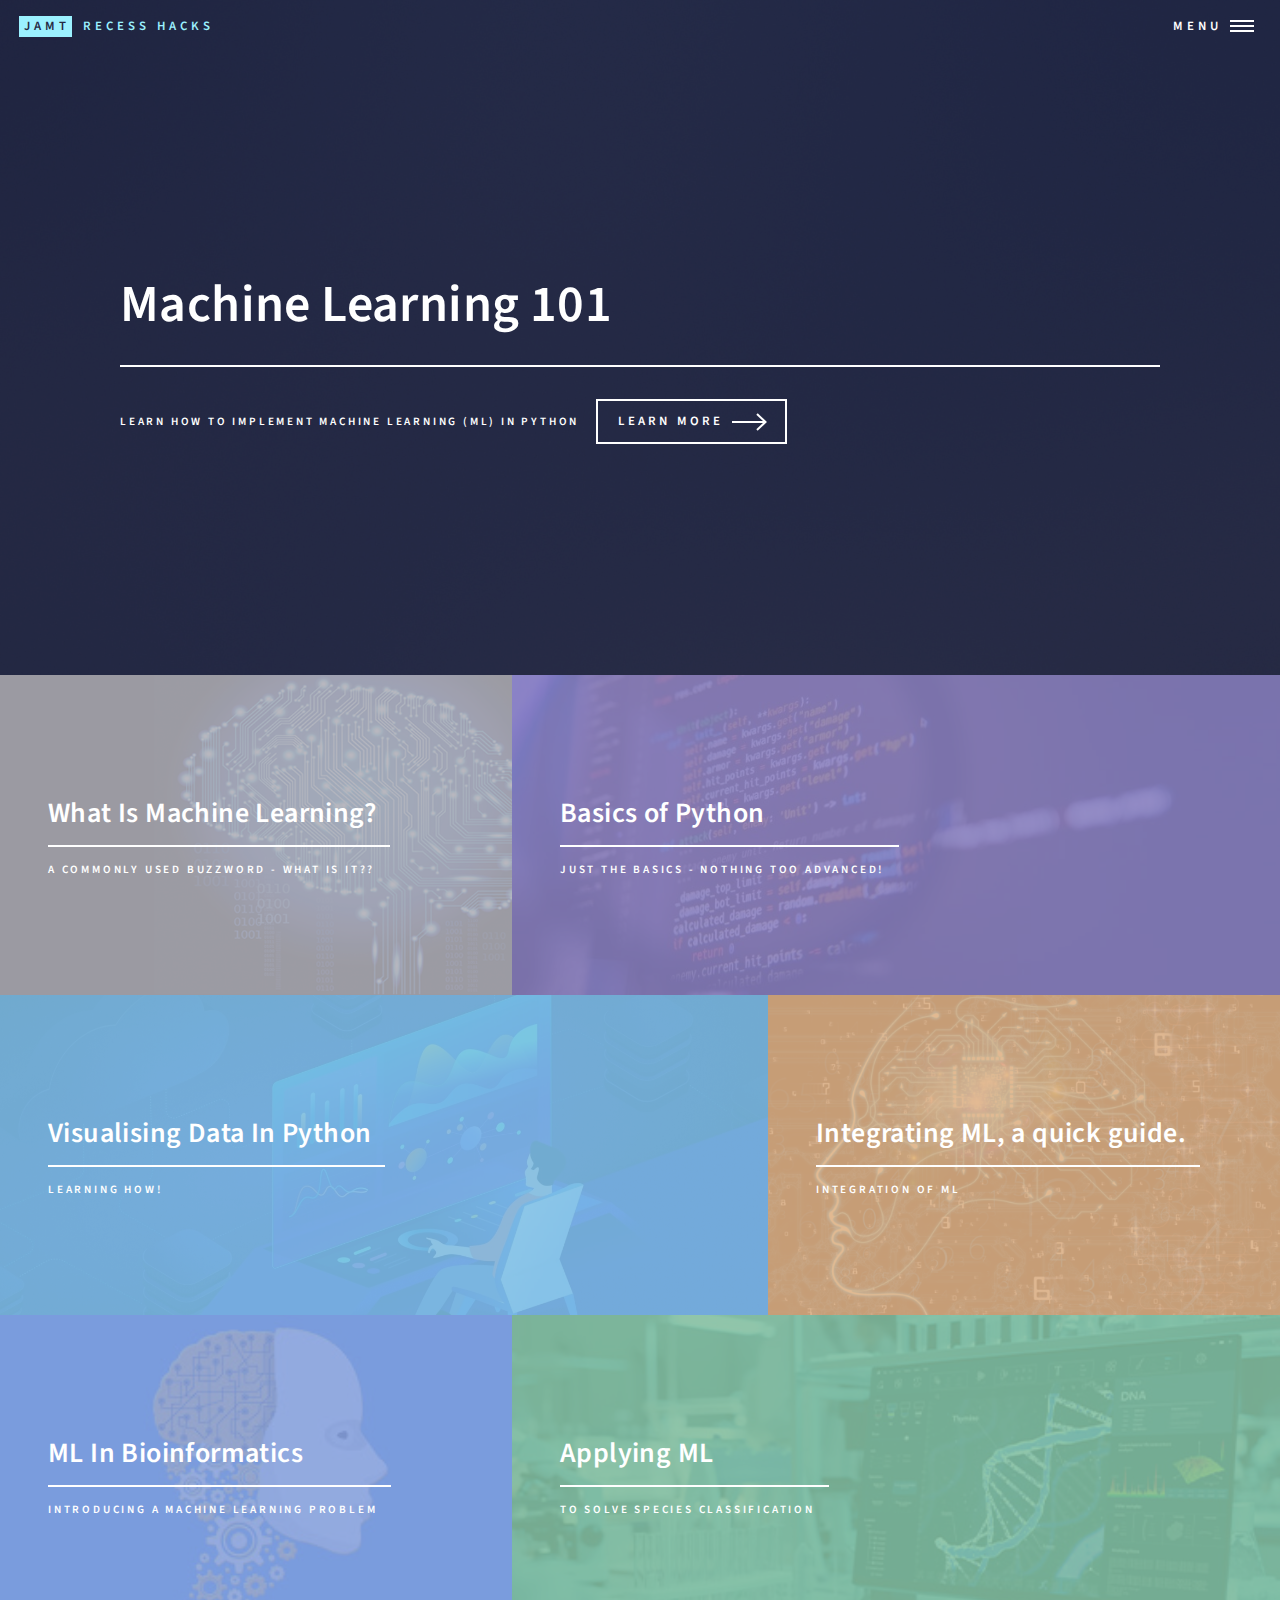
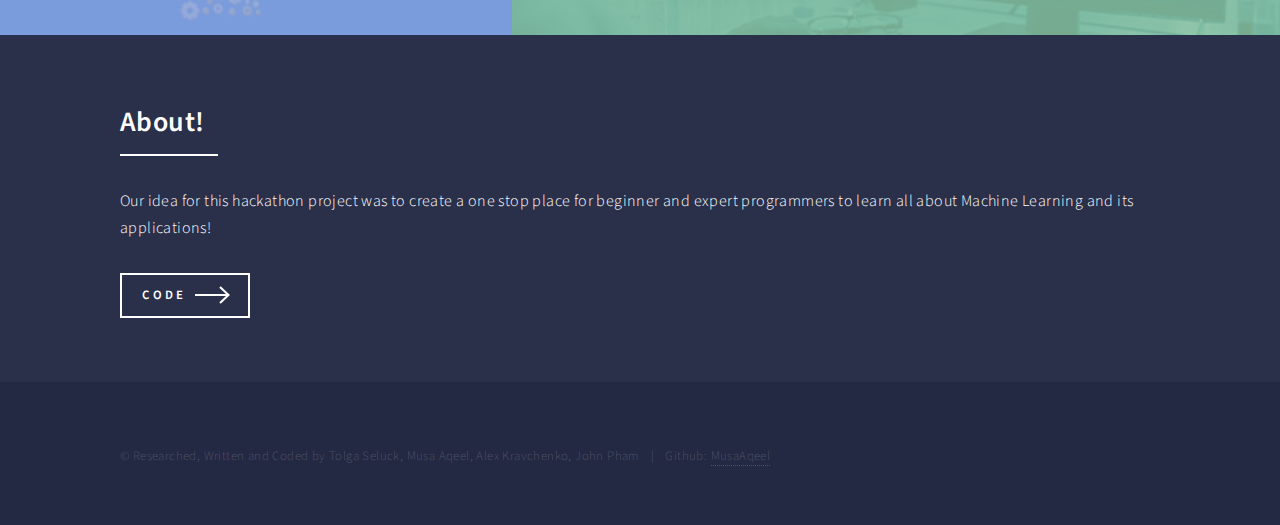
<file: index.html>
<!DOCTYPE HTML>

<html>

<head>
	<title>ML101</title>
	<meta charset="utf-8" />
	<meta name="viewport" content="width=device-width, initial-scale=1, user-scalable=no" />
	<link rel="stylesheet" href="assets/css/main.css" />
	<noscript>
		<link rel="stylesheet" href="assets/css/noscript.css" />
	</noscript>
</head>

<body class="is-preload">

	<!-- Wrapper -->
	<div id="wrapper">

		<!-- Header -->
		<header id="header" class="alt">
			<a href="index.html" class="logo"><strong>JAMT</strong> <span>Recess Hacks</span></a>
			<nav>
				<a href="#menu">Menu</a>
			</nav>
		</header>

		<!-- Menu -->
		<nav id="menu">
			<ul class="links">
				<li><a href="index.html">Home</a></li>
				<li><a href="WhatIsML.html">What Is Machine Learning?</a></li>
				<li><a href="PyBasics.html">Basics of Python</a></li>
				<li><a href="HowToPlotAndVisualiseDataInPy.html">Visualising Data In Python</a></li>
				<li><a href="HowToIntergateML.html">Applying Machine Learning</a></li>
				<li><a href="Example1.html">ML In Bioinformatics</a></li>
				<li><a href="conclusion.html">Applying ML</a></li>
		</nav>

		<!-- Banner -->
		<section id="banner" class="major">
			<div class="inner">
				<header class="major">
					<h1>Machine Learning 101</h1>
				</header>
				<div class="content">
					<p>Learn how to implement Machine Learning (ML) in Python</p>
					<ul class="actions">
						<li><a href="#one" class="button next scrolly">Learn More</a></li>
					</ul>
				</div>
			</div>
		</section>

		<!-- Main -->
		<div id="main">

			<!-- One -->
			<section id="one" class="tiles">
				<article>
					<span class="image">
						<img src="images/whatisML.jpg" alt="" />
					</span>
					<header class="major">
						<h3><a href="WhatIsML.html" class="link">What Is Machine Learning?</a></h3>
						<p>A commonly used buzzword - what is it??</p>
					</header>
				</article>

				<article>
					<span class="image">
						<img src="images/pythonbasics.jpg" alt="" />
					</span>
					<header class="major">
						<h3><a href="PyBasics.html" class="link">Basics of Python</a></h3>
						<p>Just the basics - nothing too advanced!</p>
					</header>
				</article>

				<article>
					<span class="image">
						<img src="images/visualDATA.png" alt="" />
					</span>
					<header class="major">
						<h3><a href="HowToPlotAndVisualiseDataInPy.html" class="link">
							Visualising Data In Python
						</a></h3>
						<p>Learning How!</p>
					</header>
				</article>

				<article>
					<span class="image">
						<img src="images/intergrateML.png" alt="" />
					</span>
					<header class="major">
						<h3><a href="HowToIntergateML.html" class="link">Integrating ML, a quick guide.
						</a></h3>
						<p>Integration of ML</p>
					</header>
				</article>

				<article>
					<span class="image">
						<img src="images/examplepic.png" alt="" />
					</span>
					<header class="major">
						<h3><a href="Example1.html" class="link">ML In Bioinformatics</a></h3>
						<p>Introducing a Machine Learning Problem</p>
					</header>
				</article>

				<article>
					<span class="image">
						<img src="images/replacement.png" alt="" />
					</span>
					<header class="major">
						<h3><a href="conclusion.html" class="link">Applying ML</a></h3>
						<p>To Solve Species Classification</p>
					</header>
				</article>
			</section>

			<!-- Two -->
			<section id="two">
				<div class="inner">
					<header class="major">
						<h2>About!</h2>
					</header>
					<p>Our idea for this hackathon project was to create a one stop place for beginner and expert programmers to learn all about Machine Learning and its applications!

					</p>
					<ul class="actions">
						<li><a href="https://github.com/MusaAqeel/MachineLearning101"
								class="button next">Code</a></li>
					</ul>
				</div>
			</section>

		</div>


		<!-- Footer -->
		<footer id="footer">
			<div class="inner">
				<ul class="copyright">

					<li>&copy; Researched, Written and Coded by Tolga Seluck, Musa Aqeel, Alex Kravchenko, John Pham</li><li>Github: <a href="https://github.com/MusaAqeel/MachineLearning101">MusaAqeel</a></li>
				</ul>
			</div>
		</footer>


	</div>



	<!-- Scripts -->
	<script src="assets/js/jquery.min.js"></script>
	<script src="assets/js/jquery.scrolly.min.js"></script>
	<script src="assets/js/jquery.scrollex.min.js"></script>
	<script src="assets/js/browser.min.js"></script>
	<script src="assets/js/breakpoints.min.js"></script>
	<script src="assets/js/util.js"></script>
	<script src="assets/js/main.js"></script>

</body>

</html>
</file>
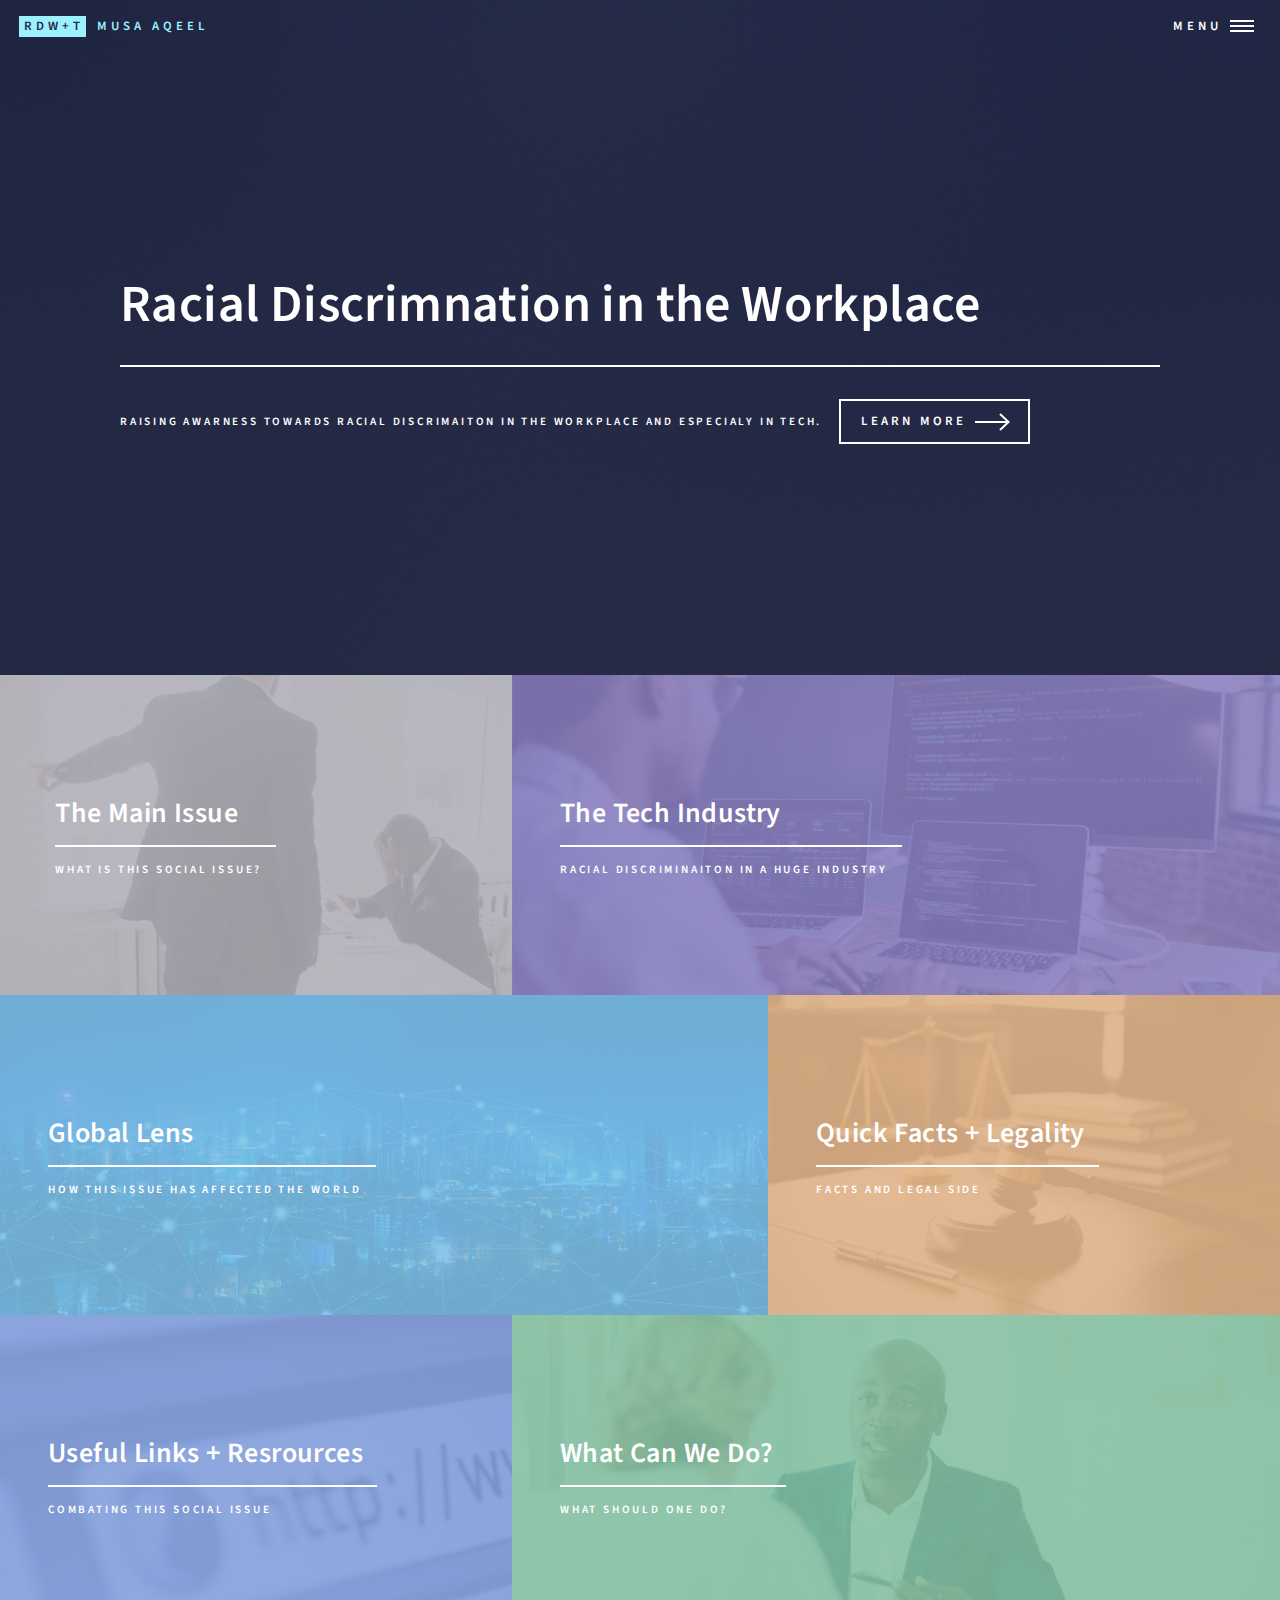
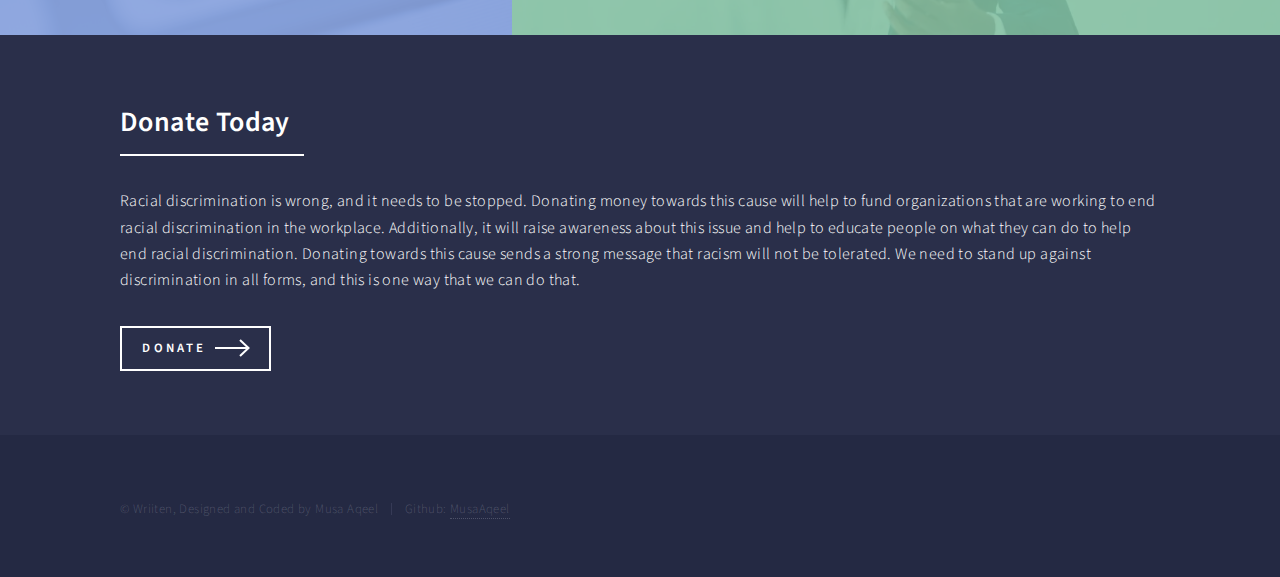
<file: RacialDiscriminationWebsite-main/index.html>
<!DOCTYPE HTML>

<html>
	<head>
		<title>RDW+T by Musa Aqeel</title>
		<meta charset="utf-8" />
		<meta name="viewport" content="width=device-width, initial-scale=1, user-scalable=no" />
		<link rel="stylesheet" href="assets/css/main.css" />
		<noscript><link rel="stylesheet" href="assets/css/noscript.css" /></noscript>
	</head>
	<body class="is-preload">

		<!-- Wrapper -->
			<div id="wrapper">

				<!-- Header -->
					<header id="header" class="alt">
						<a href="index.html" class="logo"><strong>RDW+T</strong> <span>Musa Aqeel</span></a>
						<nav>
							<a href="#menu">Menu</a>
						</nav>
					</header>

			<!-- Menu -->
			<nav id="menu">
				<ul class="links">
					<li><a href="index.html">Home</a></li>
					<li><a href="mainIssue.html">Main Issue</a></li>
					<li><a href="TechIndustry.html">Tech Industry</a></li>
					<li><a href="quickFacts.html">Quick Facts + Legality</a></li>
					<li><a href="globalLens.html">Global Lens</a></li>
					<li><a href="usefulLinks.html">Links + Resrouces</a></li>
					<li><a href="weDo.html">What Can We Do?</a></li>


					</nav>

				<!-- Banner -->
					<section id="banner" class="major">
						<div class="inner">
							<header class="major">
								<h1>Racial Discrimnation in the Workplace</h1>
							</header>
							<div class="content">
								<p>Raising awarness towards racial discrimaiton in the workplace and especialy in tech.</p>
								<ul class="actions">
									<li><a href="#one" class="button next scrolly">Learn More</a></li>
								</ul>
							</div>
						</div>
					</section>

				<!-- Main -->
					<div id="main">

						<!-- One -->
							<section id="one" class="tiles">
								<article>x
									<span class="image">
										<img src="images/mainIssue2.jpg" alt="" />
									</span>
									<header class="major">
										<h3><a href="mainIssue.html" class="link">The Main Issue</a></h3>
										<p>What is this social issue?</p>
							


									</header>
								</article>
								<article>
									<span class="image">
										<img src="images/techIndustry1.jpg" alt="" />
									</span>
									<header class="major">
										<h3><a href="TechIndustry.html" class="link">The Tech Industry</a></h3>
										<p>Racial Discriminaiton in a huge industry</p>
									</header>
								</article>
								<article>
									<span class="image">
										<img src="images/worldChanging1.jpg" alt="" />
									</span>
									<header class="major">
										<h3><a href="globalLens.html" class="link">Global Lens</a></h3>
										<p>How this Issue has Affected the World</p>
									</header>
								</article>
								<article>
									<span class="image">
										<img src="images/legalityFacts1.jpg" alt="" />
									</span>
									<header class="major">
										<h3><a href="quickFacts.html" class="link">Quick Facts + Legality</a></h3>
										<p>Facts and Legal Side</p>
									</header>
								</article>
								<article>
									<span class="image">
										<img src="images/usefulLink1.jpg" alt="" />
									</span>
									<header class="major">
										<h3><a href="usefulLinks.html" class="link">Useful Links + Resrources</a></h3>
										<p>Combating this Social Issue</p>
									</header>
								</article>
								<article>
									<span class="image">
										<img src="images/whatCanWe.webp" alt="" />
									</span>
									<header class="major">
										<h3><a href="weDo.html" class="link">What Can We Do?</a></h3>
										<p>What Should One do?</p>
									</header>
								</article>
							</section>

						<!-- Two -->
							<section id="two">
								<div class="inner">
									<header class="major">
										<h2>Donate Today</h2>
									</header>
									<p>Racial discrimination is wrong, and it needs to be stopped. Donating money towards this cause will help to fund organizations that are working to end racial discrimination in the workplace. Additionally, it will raise awareness about this issue and help to educate people on what they can do to help end racial discrimination. Donating towards this cause sends a strong message that racism will not be tolerated. We need to stand up against discrimination in all forms, and this is one way that we can do that.</p>
									<ul class="actions">
										<li><a href="https://uniteforchange.com/en/fund/anti-racism-fund/" class="button next">Donate</a></li>
									</ul>
								</div>
							</section>

					</div>


				<!-- Footer -->
					<footer id="footer">
						<div class="inner">

							<ul class="copyright">
								<li>&copy; Wriiten, Designed and Coded by Musa Aqeel</li><li>Github: <a href="https://github.com/MusaAqeel">MusaAqeel</a></li>
							</ul>
						</div>
					</footer>

					
			</div>

			

		<!-- Scripts -->
			<script src="assets/js/jquery.min.js"></script>
			<script src="assets/js/jquery.scrolly.min.js"></script>
			<script src="assets/js/jquery.scrollex.min.js"></script>
			<script src="assets/js/browser.min.js"></script>
			<script src="assets/js/breakpoints.min.js"></script>
			<script src="assets/js/util.js"></script>
			<script src="assets/js/main.js"></script>

	</body>
</html>
</file>
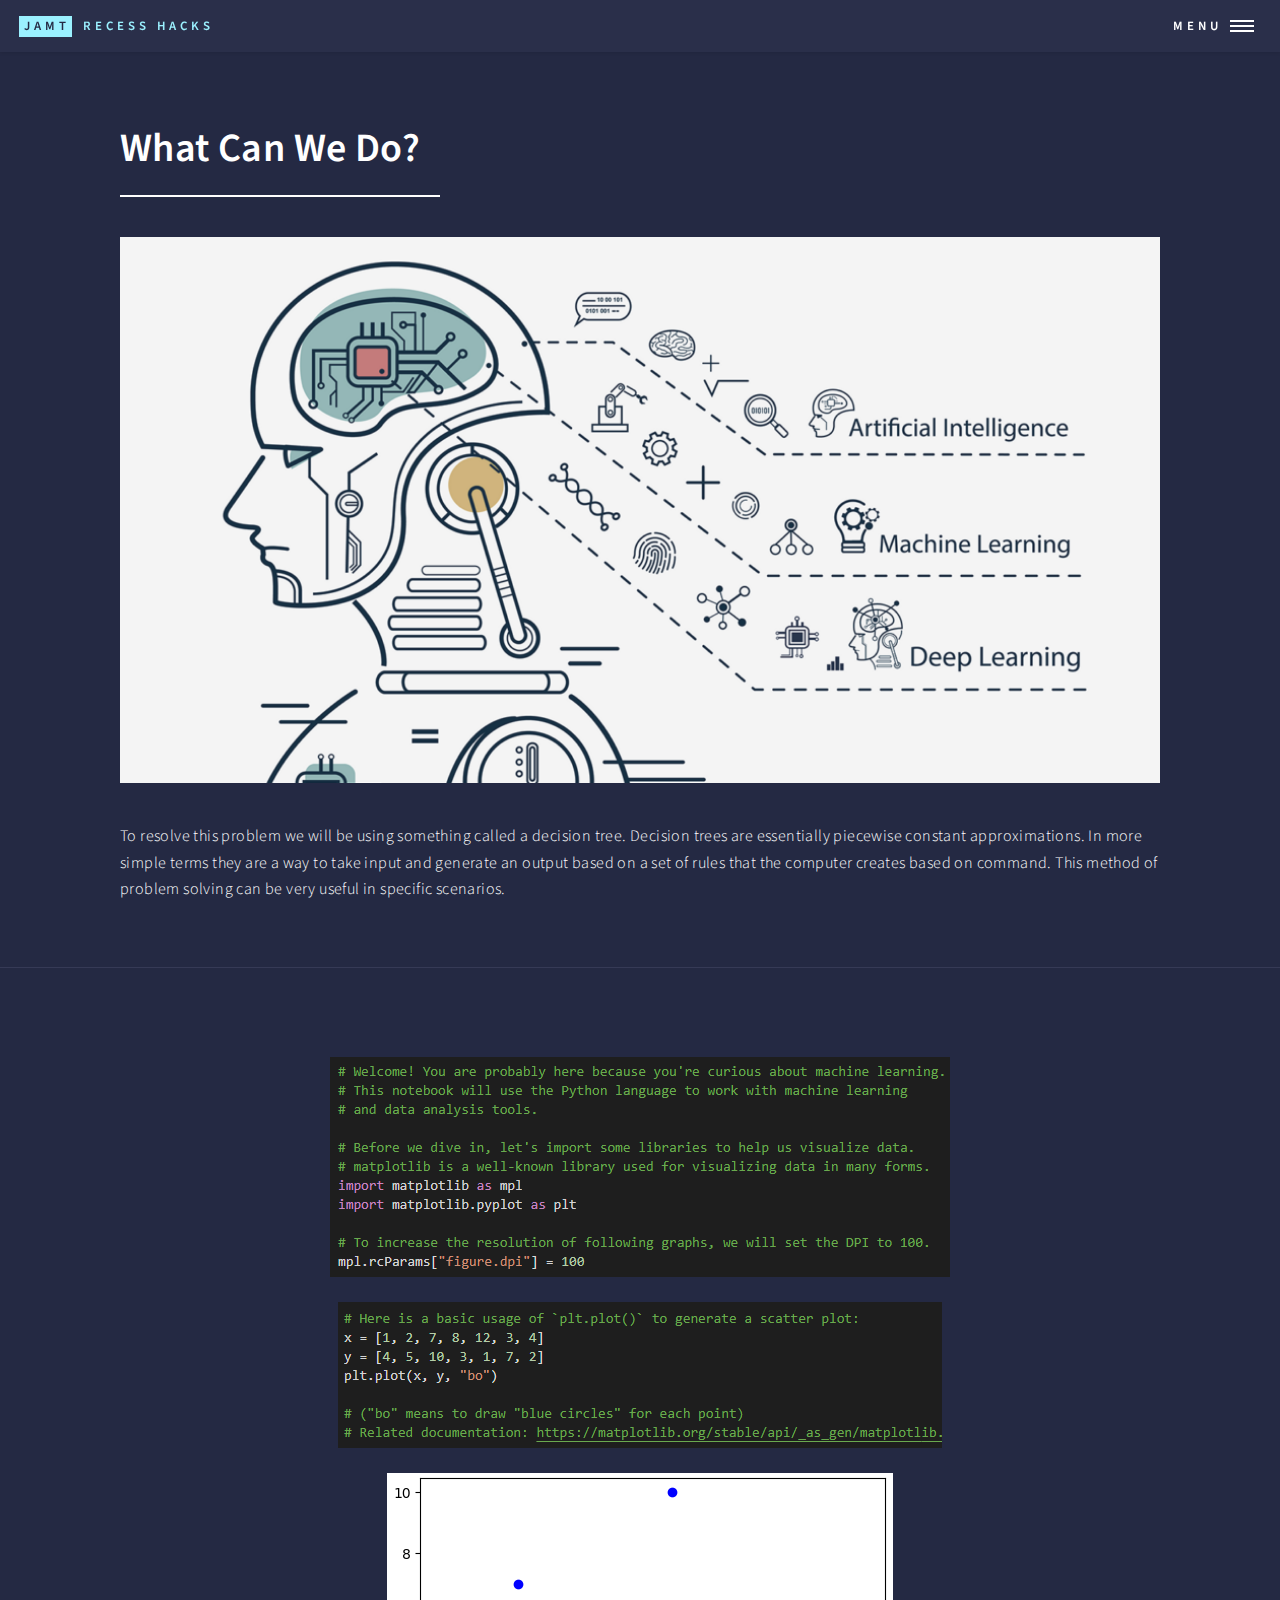
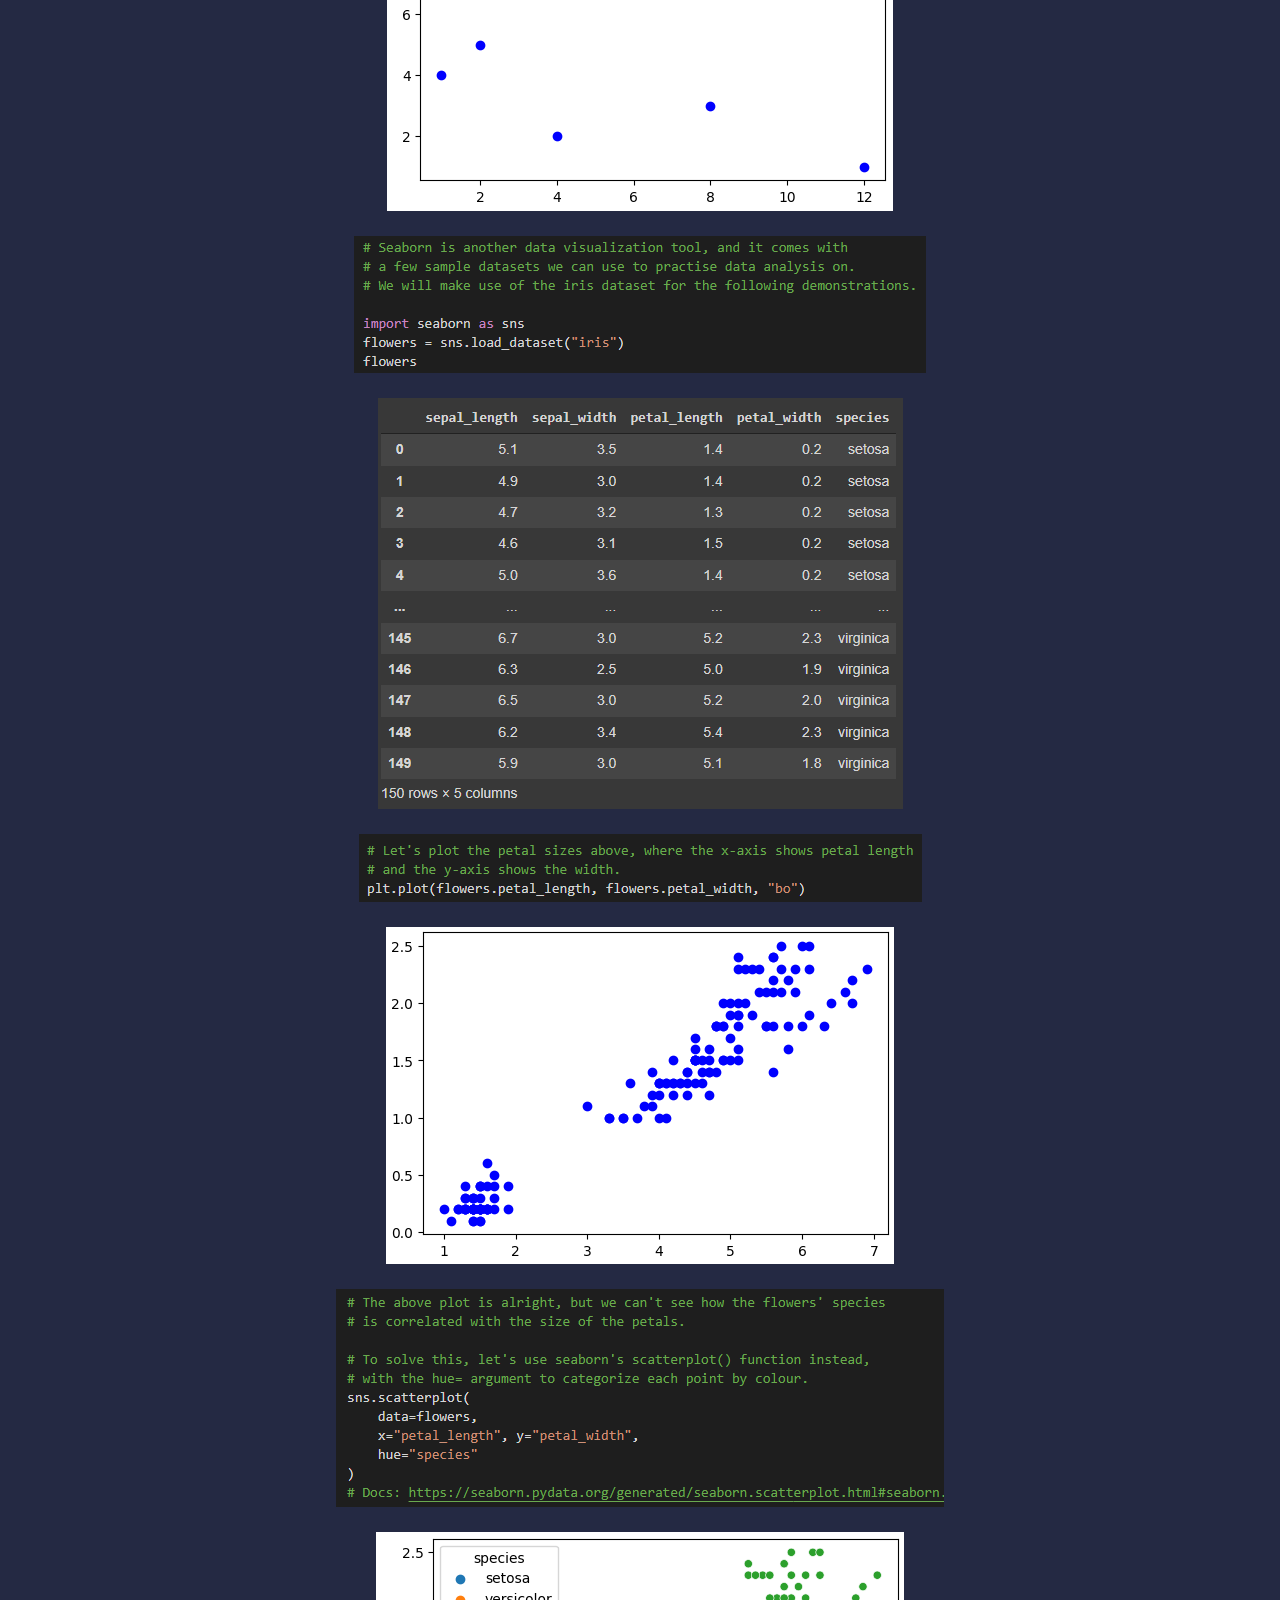
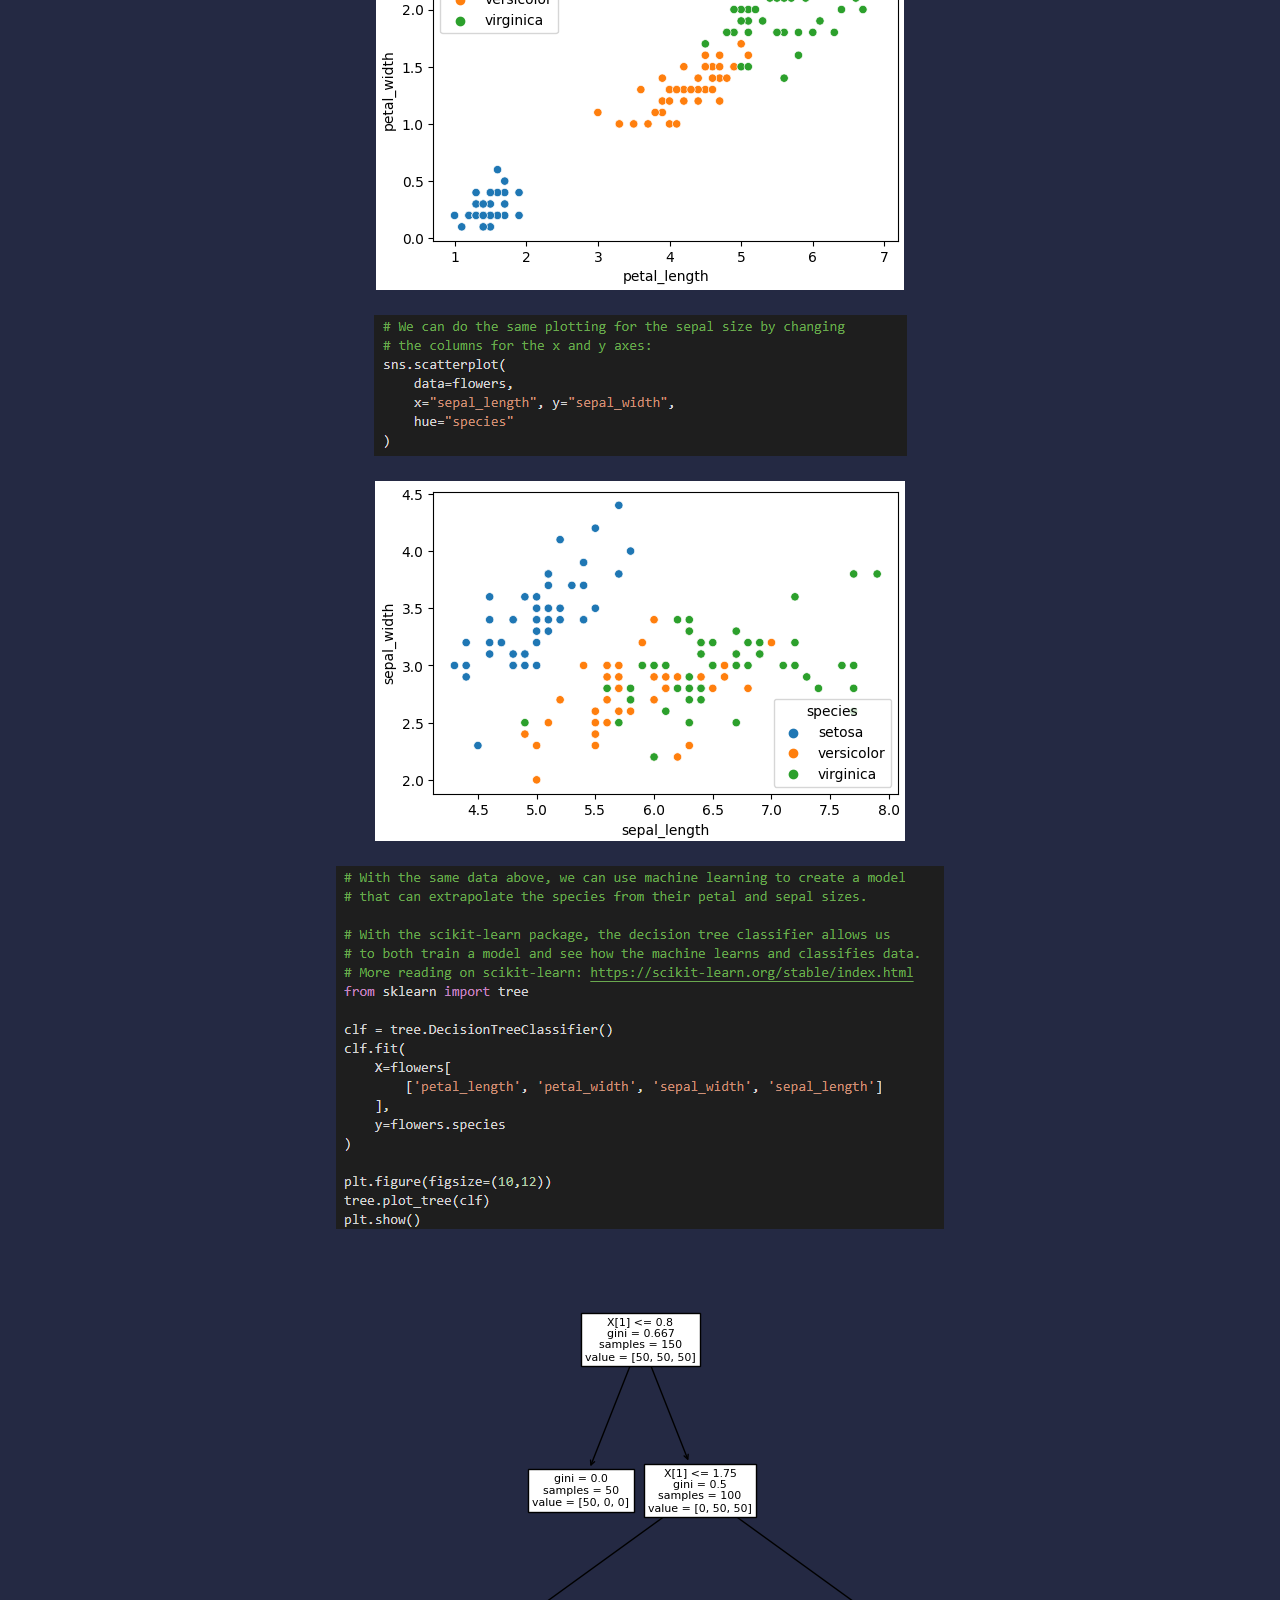
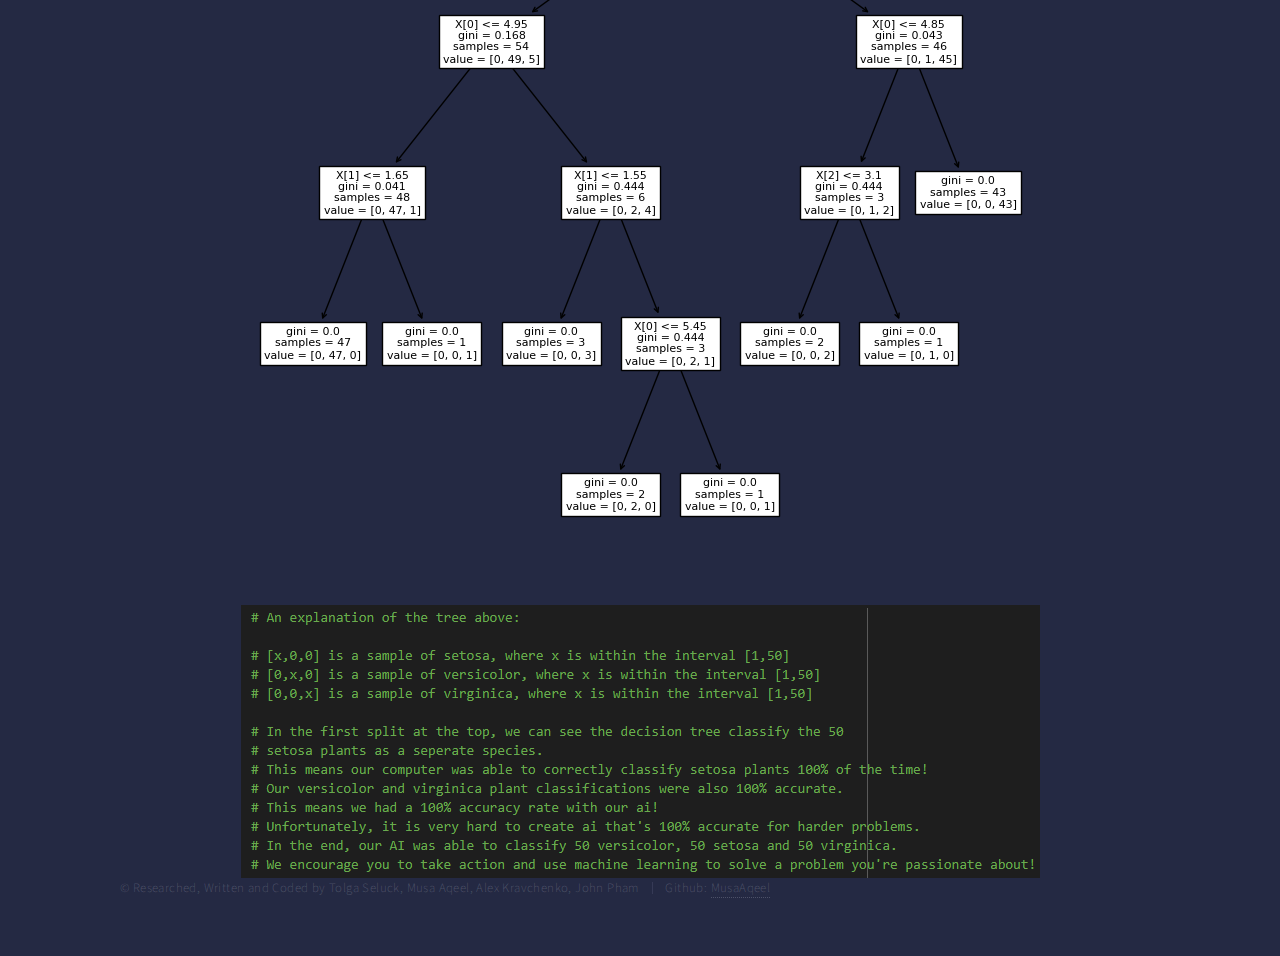
<file: conclusion.html>
<!DOCTYPE HTML>

<html>
	<head>
		<title>ML101</title>
		<meta charset="utf-8" />
		<meta name="viewport" content="width=device-width, initial-scale=1, user-scalable=no" />
		<link rel="stylesheet" href="assets/css/main.css" />
		<noscript><link rel="stylesheet" href="assets/css/noscript.css" /></noscript>
	</head>
	<body class="is-preload">

		<!-- Wrapper -->
			<div id="wrapper">

				<!-- Header -->
					<header id="header">
						<a href="index.html" class="logo"><strong>JAMT</strong> <span>Recess Hacks</span></a>
						<nav>
							<a href="#menu">Menu</a>
						</nav>
					</header>

			<!-- Menu -->
				<!-- Menu -->
				<nav id="menu">
					<ul class="links">
						<li><a href="index.html">Home</a></li>
				<li><a href="WhatIsML.html">What Is Machine Learning?</a></li>
				<li><a href="PyBasics.html">Basics of Python</a></li>
				<li><a href="HowToPlotAndVisualiseDataInPy.html">Visualising Data In Python</a></li>
				<li><a href="HowToIntergateML.html">Applying Machine Learning</a></li>
				<li><a href="Example1.html">ML In Bioinformatics</a></li>
				<li><a href="conclusion.html">Applying ML</a></li>


						</ul>
					</nav>

				<!-- Main -->
					<div id="main" class="alt">

						<!-- One -->
							<section id="one">
								<div class="inner">
									<header class="major">
										<h1>What Can We Do?</h1>
									</header>
									<span class="image main"><img src="images/finalpic1.png" alt="" /></span>
									<p>To resolve this problem we will be using something called a decision tree. Decision trees are essentially piecewise constant approximations. In more simple terms they are a way to take input and generate an output based on a set of rules that the computer creates based on command. This method of problem solving can be very useful in specific scenarios. </p>
								</div>
							</section>


				</div>
			</section>
			<!-- Two -->
			<section id="one">
				<div class="inner">

					<div style="text-align: center;">
						<span class="image2"><img src="images/unknown.png"/></span>
						<span class="image2"><img src="images/unknown1.png"/></span>
						<span class="image2"><img src="images/unknown2.png"/></span>
						<span class="image2"><img src="images/unknown3.png"/></span>
						<span class="image2"><img src="images/unknown4.png"/></span>
						<span class="image2"><img src="images/unknown5.png"/></span>
						<span class="image2"><img src="images/unknown6.png"/></span>
						<span class="image2"><img src="images/unknown7.png"/></span>
						<span class="image2"><img src="images/unknown8.png"/></span>
						<span class="image2"><img src="images/unknown9.png"/></span>
						<span class="image2"><img src="images/unknown10.png"/></span>
						<span class="image2"><img src="images/unknown12.png"/></span>
						<span class="image2"><img src="images/tree.png"/></span>
						<span class="image2"><img src="images/unknown13.png"/></span>

					</div>





				<!-- Footer -->
				<footer id="footer">
					<div class="inner">

						<ul class="copyright">
							<li>&copy; Researched, Written and Coded by Tolga Seluck, Musa Aqeel, Alex Kravchenko, John Pham</li><li>Github: <a href="https://github.com/MusaAqeel">MusaAqeel</a></li>
						</ul>
					</div>
				</footer>

		</div>

		<!-- Scripts -->
			<script src="assets/js/jquery.min.js"></script>
			<script src="assets/js/jquery.scrolly.min.js"></script>
			<script src="assets/js/jquery.scrollex.min.js"></script>
			<script src="assets/js/browser.min.js"></script>
			<script src="assets/js/breakpoints.min.js"></script>
			<script src="assets/js/util.js"></script>
			<script src="assets/js/main.js"></script>

	</body>
</html>
</file>
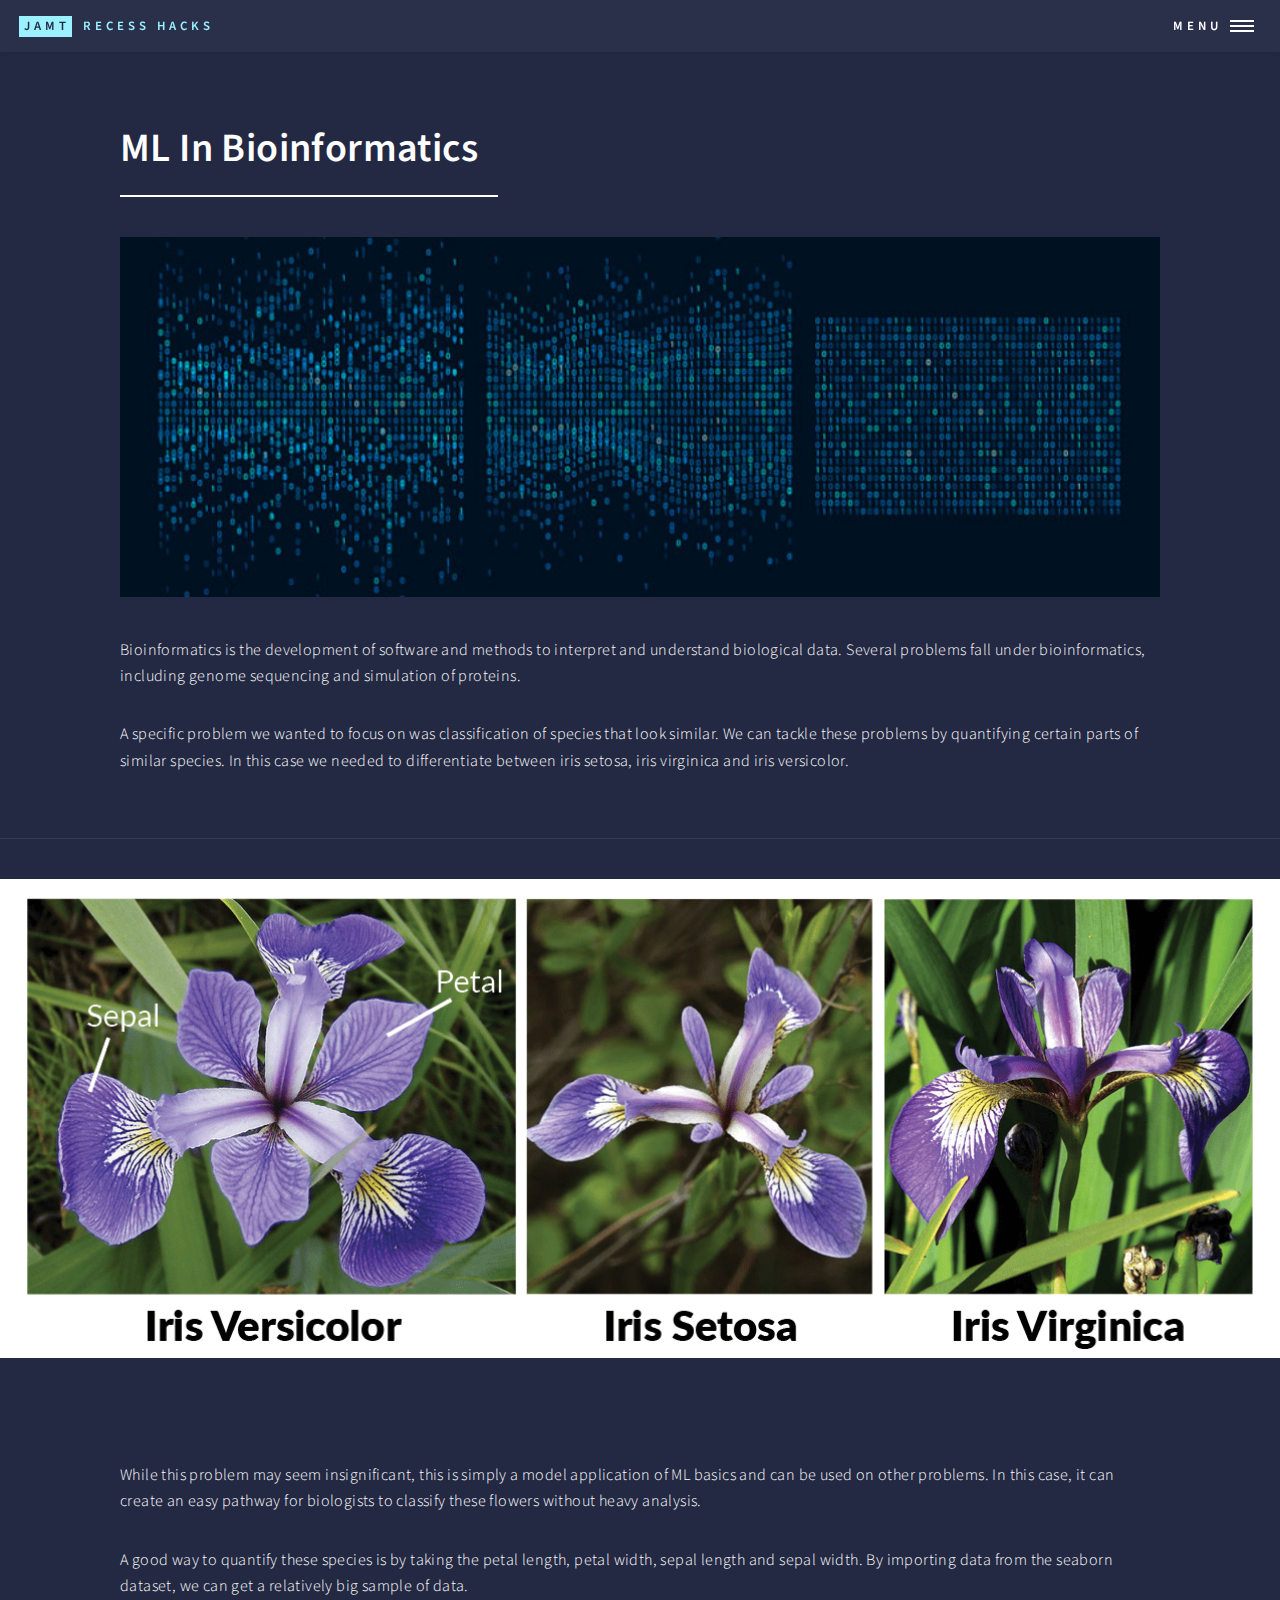
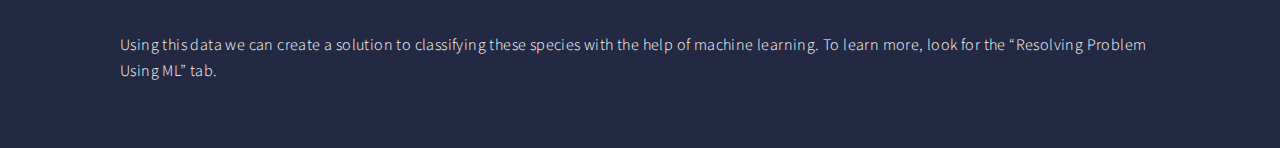
<file: Example1.html>
<!DOCTYPE HTML>

<html>
	<head>
		<title>ML101</title>
		<meta charset="utf-8" />
		<meta name="viewport" content="width=device-width, initial-scale=1, user-scalable=no" />
		<link rel="stylesheet" href="assets/css/main.css" />
		<noscript><link rel="stylesheet" href="assets/css/noscript.css" /></noscript>
	</head>
	<body class="is-preload">

		<!-- Wrapper -->
			<div id="wrapper">

				<!-- Header -->
					<header id="header">
						<a href="index.html" class="logo"><strong>JAMT</strong> <span>Recess Hacks</span></a>
						<nav>
							<a href="#menu">Menu</a>
						</nav>
					</header>

			<!-- Menu -->
				<!-- Menu -->
				<nav id="menu">
					<ul class="links">
						<li><a href="index.html">Home</a></li>
				<li><a href="WhatIsML.html">What Is Machine Learning?</a></li>
				<li><a href="PyBasics.html">Basics of Python</a></li>
				<li><a href="HowToPlotAndVisualiseDataInPy.html">Visualising Data In Python</a></li>
				<li><a href="HowToIntergateML.html">Applying Machine Learning</a></li>
				<li><a href="Example1.html">ML in Bioinformatics</a></li>
				<li><a href="conclusion.html">Applying ML</a></li>

						</ul>
						<ul class="actions stacked">


						</ul>
					</nav>

				<!-- Main -->
					<div id="main" class="alt">

						<!-- One -->
							<section id="one">
								<div class="inner">
									<header class="major">
										<h1>ML In Bioinformatics</h1>
									</header>
									<span class="image main"><img src="images/ml2.png" alt="" /></span>
								<p>Bioinformatics is the development of software and methods to interpret and understand biological data. Several problems fall under bioinformatics, including genome sequencing and simulation of proteins.</p>
								<P>A specific problem we wanted to focus on was classification of species that look similar. We can tackle these problems by quantifying certain parts of similar species. In this case we needed to differentiate between iris setosa, iris virginica and iris versicolor. </P>
								</div>

							</div>
						</section>
						<!-- Two -->
						<section id="one">
							<span class="image main"><img src="images/flowerpictures.png" alt="" /></span>

							<div class="inner">

							<p>
								While this problem may seem insignificant, this is simply a model application of ML basics and can be used on other problems. In this case,  it can create an easy pathway for biologists to classify these flowers without heavy analysis. </p>

							<p>A good way to quantify these species is by taking the petal length, petal width, sepal length and sepal width. By importing data from the seaborn dataset, we can get a relatively big sample of data. </p>
							<p>Using this data we can create a solution to classifying these species with the help of machine learning.  To learn more, look for the “Resolving Problem Using ML” tab.
							</p>
							</div>


		</div>

		<!-- Scripts -->
			<script src="assets/js/jquery.min.js"></script>
			<script src="assets/js/jquery.scrolly.min.js"></script>
			<script src="assets/js/jquery.scrollex.min.js"></script>
			<script src="assets/js/browser.min.js"></script>
			<script src="assets/js/breakpoints.min.js"></script>
			<script src="assets/js/util.js"></script>
			<script src="assets/js/main.js"></script>

	</body>
</html>
</file>
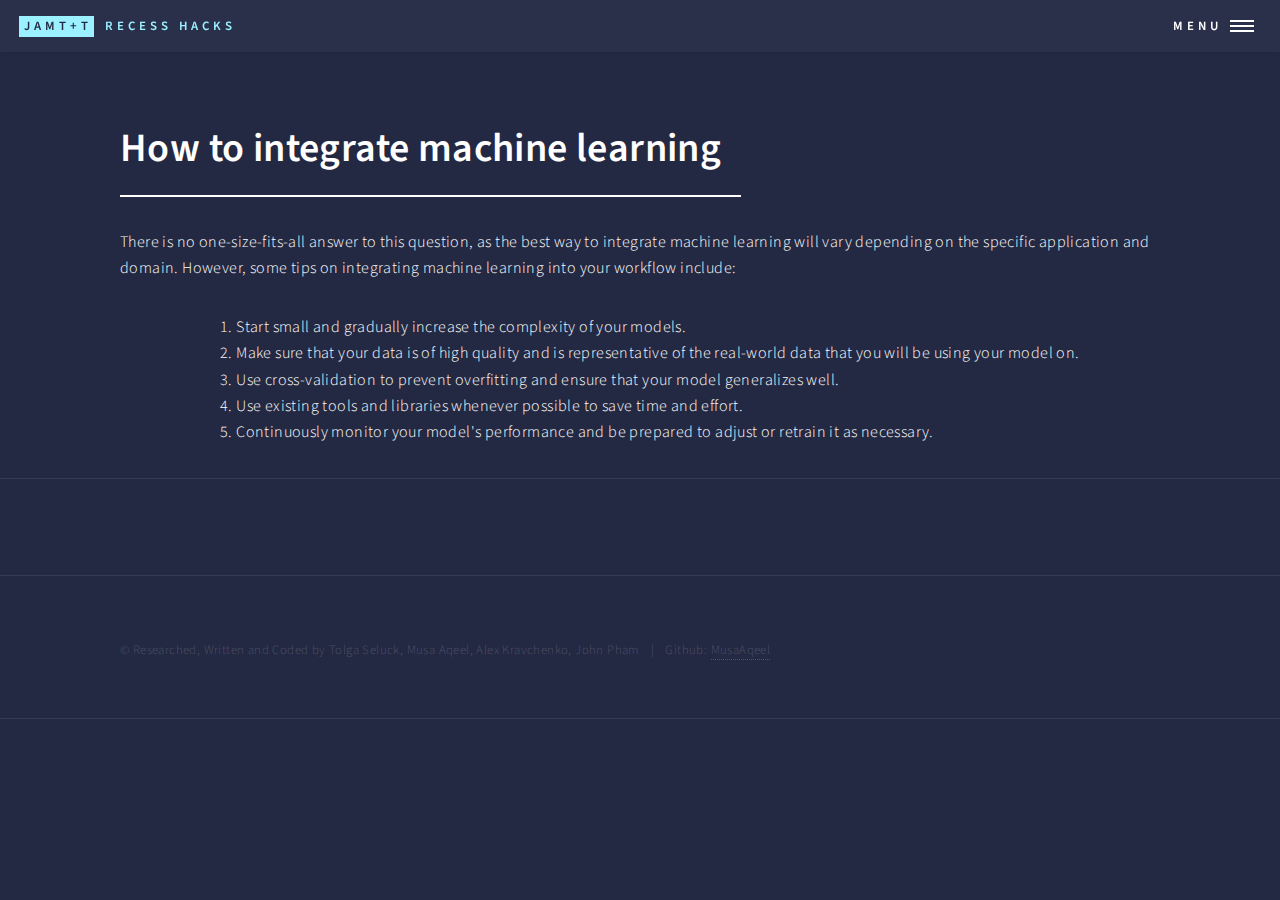
<file: HowToIntergateML.html>
<!DOCTYPE HTML>

<html>
	<head>
		<title>ML101</title>
		<meta charset="utf-8" />
		<meta name="viewport" content="width=device-width, initial-scale=1, user-scalable=no" />
		<link rel="stylesheet" href="assets/css/main.css" />
		<noscript><link rel="stylesheet" href="assets/css/noscript.css" /></noscript>
	</head>
	<body class="is-preload">

		<!-- Wrapper -->
			<div id="wrapper">

				<!-- Header -->
					<header id="header">
						<a href="index.html" class="logo"><strong>JAMT+T</strong> <span>Recess Hacks</span></a>
						<nav>
							<a href="#menu">Menu</a>
						</nav>
					</header>

				<!-- Menu -->
				<nav id="menu">
					<ul class="links">
						<li><a href="index.html">Home</a></li>
				<li><a href="WhatIsML.html">What Is Machine Learning?</a></li>
				<li><a href="PyBasics.html">Basics of Python</a></li>
				<li><a href="HowToPlotAndVisualiseDataInPy.html">Visualising Data In Python</a></li>
				<li><a href="HowToIntergateML.html">Applying Machine Learning</a></li>
				<li><a href="Example1.html">ML In Bioinformatics</a></li>
				<li><a href="conclusion.html">Applying ML</a></li>

						</ul>
						<ul class="actions stacked">


						</ul>
					</nav>

				<!-- Main -->
					<div id="main" class="alt">

						<!-- One -->
							<section id="one">
								<div class="inner">
									<header class="major">
										<h1>How to integrate machine learning</h1>
									</header>

									<p>There is no one-size-fits-all answer to this question, as the best way to integrate machine learning will vary depending on the specific application and domain. However, some tips on integrating machine learning into your workflow include:
									</p>
									<p1>1. Start small and gradually increase the complexity of your models.</p1>
									<p1>2. Make sure that your data is of high quality and is representative of the real-world data that you will be using your model on.</p1>
									<p1>3. Use cross-validation to prevent overfitting and ensure that your model generalizes well.</p1>
									<p1>4. Use existing tools and libraries whenever possible to save time and effort.</p1>
									<p1>5. Continuously monitor your model's performance and be prepared to adjust or retrain it as necessary.</p1>



				</div>
			</section>
			<!-- Two -->
			<section id="one">
				<div class="inner">







				</div>
			</section>
			<!-- Two -->
			<section id="one">
				<div class="inner">











				<!-- Footer -->
				<footer id="footer">
					<div class="inner">

						<ul class="copyright">
							<li>&copy; Researched, Written and Coded by Tolga Seluck, Musa Aqeel, Alex Kravchenko, John Pham</li><li>Github: <a href="https://github.com/MusaAqeel">MusaAqeel</a></li>
						</ul>
					</div>
				</footer>

		</div>

		<!-- Scripts -->
			<script src="assets/js/jquery.min.js"></script>
			<script src="assets/js/jquery.scrolly.min.js"></script>
			<script src="assets/js/jquery.scrollex.min.js"></script>
			<script src="assets/js/browser.min.js"></script>
			<script src="assets/js/breakpoints.min.js"></script>
			<script src="assets/js/util.js"></script>
			<script src="assets/js/main.js"></script>

	</body>
</html>
</file>
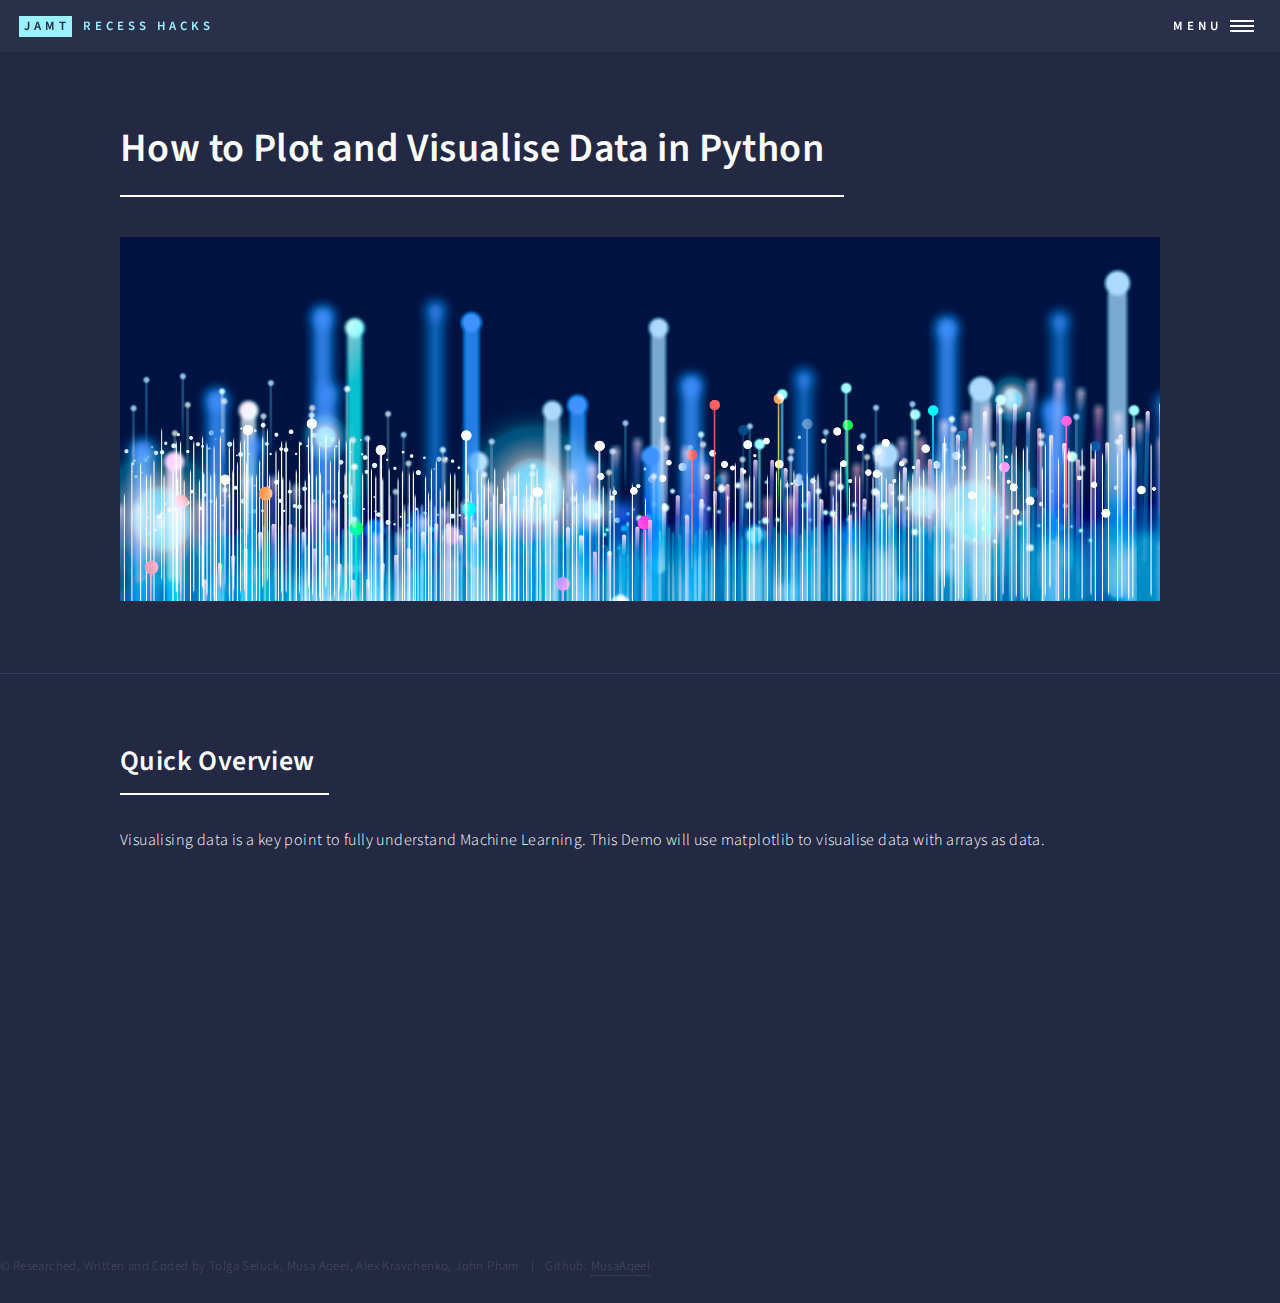
<file: HowToPlotAndVisualiseDataInPy.html>
<!DOCTYPE HTML>

<html>
	<head>
		<title>ML101</title>
		<meta charset="utf-8" />
		<meta name="viewport" content="width=device-width, initial-scale=1, user-scalable=no" />
		<link rel="stylesheet" href="assets/css/main.css" />
		<noscript><link rel="stylesheet" href="assets/css/noscript.css" /></noscript>
	</head>
	<body class="is-preload">

		<!-- Wrapper -->
			<div id="wrapper">

				<!-- Header -->
					<header id="header">
						<a href="index.html" class="logo"><strong>JAMT</strong> <span>Recess Hacks</span></a>
						<nav>
							<a href="#menu">Menu</a>
						</nav>
					</header>
			<!-- Menu -->
				<!-- Menu -->
				<nav id="menu">
					<ul class="links">
						<li><a href="index.html">Home</a></li>
				<li><a href="WhatIsML.html">What Is Machine Learning?</a></li>
				<li><a href="PyBasics.html">Basics of Python</a></li>
				<li><a href="HowToPlotAndVisualiseDataInPy.html">Visualising Data In Python</a></li>
				<li><a href="HowToIntergateML.html">Applying Machine Learning</a></li>
				<li><a href="Example1.html">ML In Bioinformatics</a></li>
				<li><a href="conclusion.html">Applying ML</a></li>

						</ul>
						<ul class="actions stacked">


						</ul>
					</nav>

				<!-- Main -->
					<div id="main" class="alt">

						<!-- One -->
							<section id="one">
								<div class="inner">
									<header class="major">
										<h1>How to Plot and Visualise Data in Python</h1>
									</header>
									<span class="image main"><img src="images/coolpicutres.png" alt="" /></span>
								</div>
							</section>


				</div>
			</section>
			<!-- Two -->
			<section id="one">
				<div class="inner">
					<header class="major">
						<h2>Quick Overview</h2>
					</header>
					<p>Visualising data is a key point to fully understand Machine Learning. This Demo will use matplotlib to visualise data with arrays as data.</p>
					<iframe src="https://trinket.io/embed/python/722c27d9cd?toggleCode=true" width="100%" height="330" frameborder="0" marginwidth="0" marginheight="0" allowfullscreen></iframe>


								</div>



				<!-- Footer -->
				<footer id="footer">
					<div class="inner">

						<ul class="copyright">
							<li>&copy; Researched, Written and Coded by Tolga Seluck, Musa Aqeel, Alex Kravchenko, John Pham</li><li>Github: <a href="https://github.com/MusaAqeel">MusaAqeel</a></li>
						</ul>
					</div>
				</footer>

		</div>

		<!-- Scripts -->
			<script src="assets/js/jquery.min.js"></script>
			<script src="assets/js/jquery.scrolly.min.js"></script>
			<script src="assets/js/jquery.scrollex.min.js"></script>
			<script src="assets/js/browser.min.js"></script>
			<script src="assets/js/breakpoints.min.js"></script>
			<script src="assets/js/util.js"></script>
			<script src="assets/js/main.js"></script>

	</body>
</html>
</file>
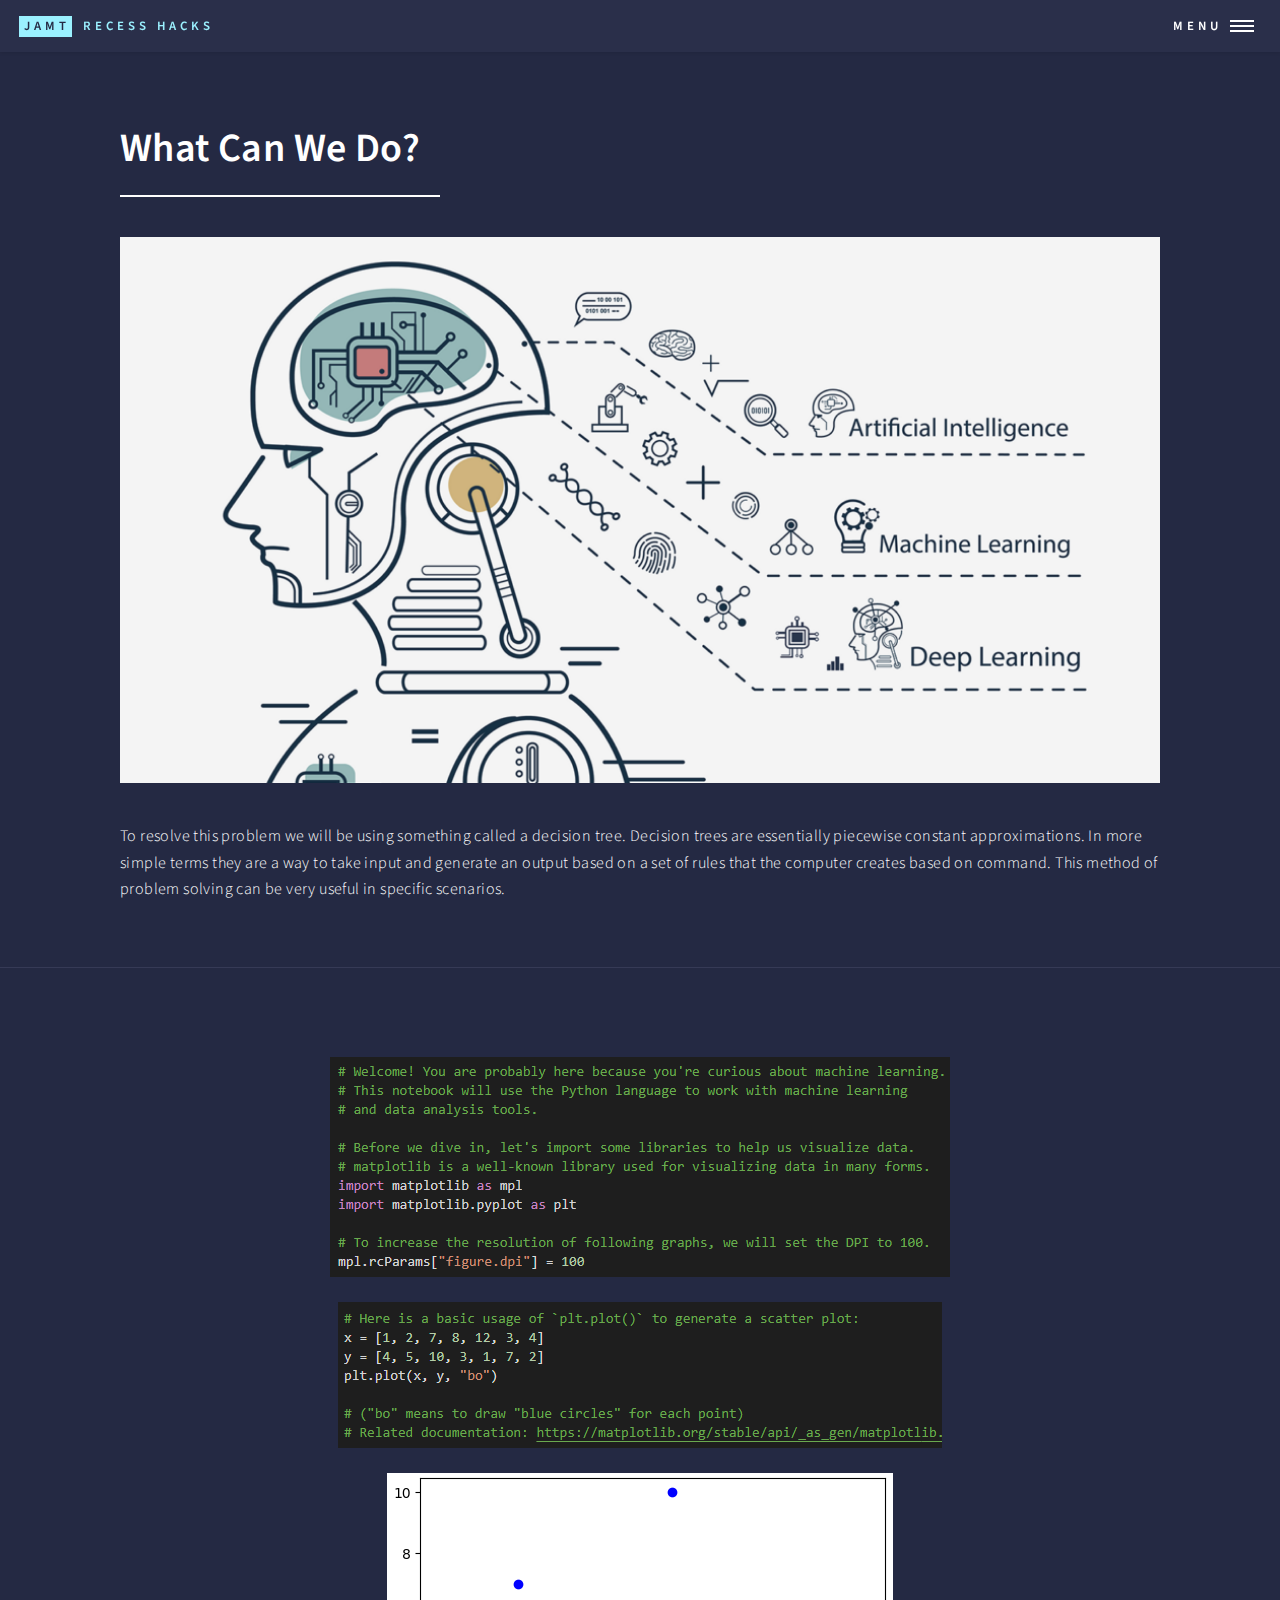
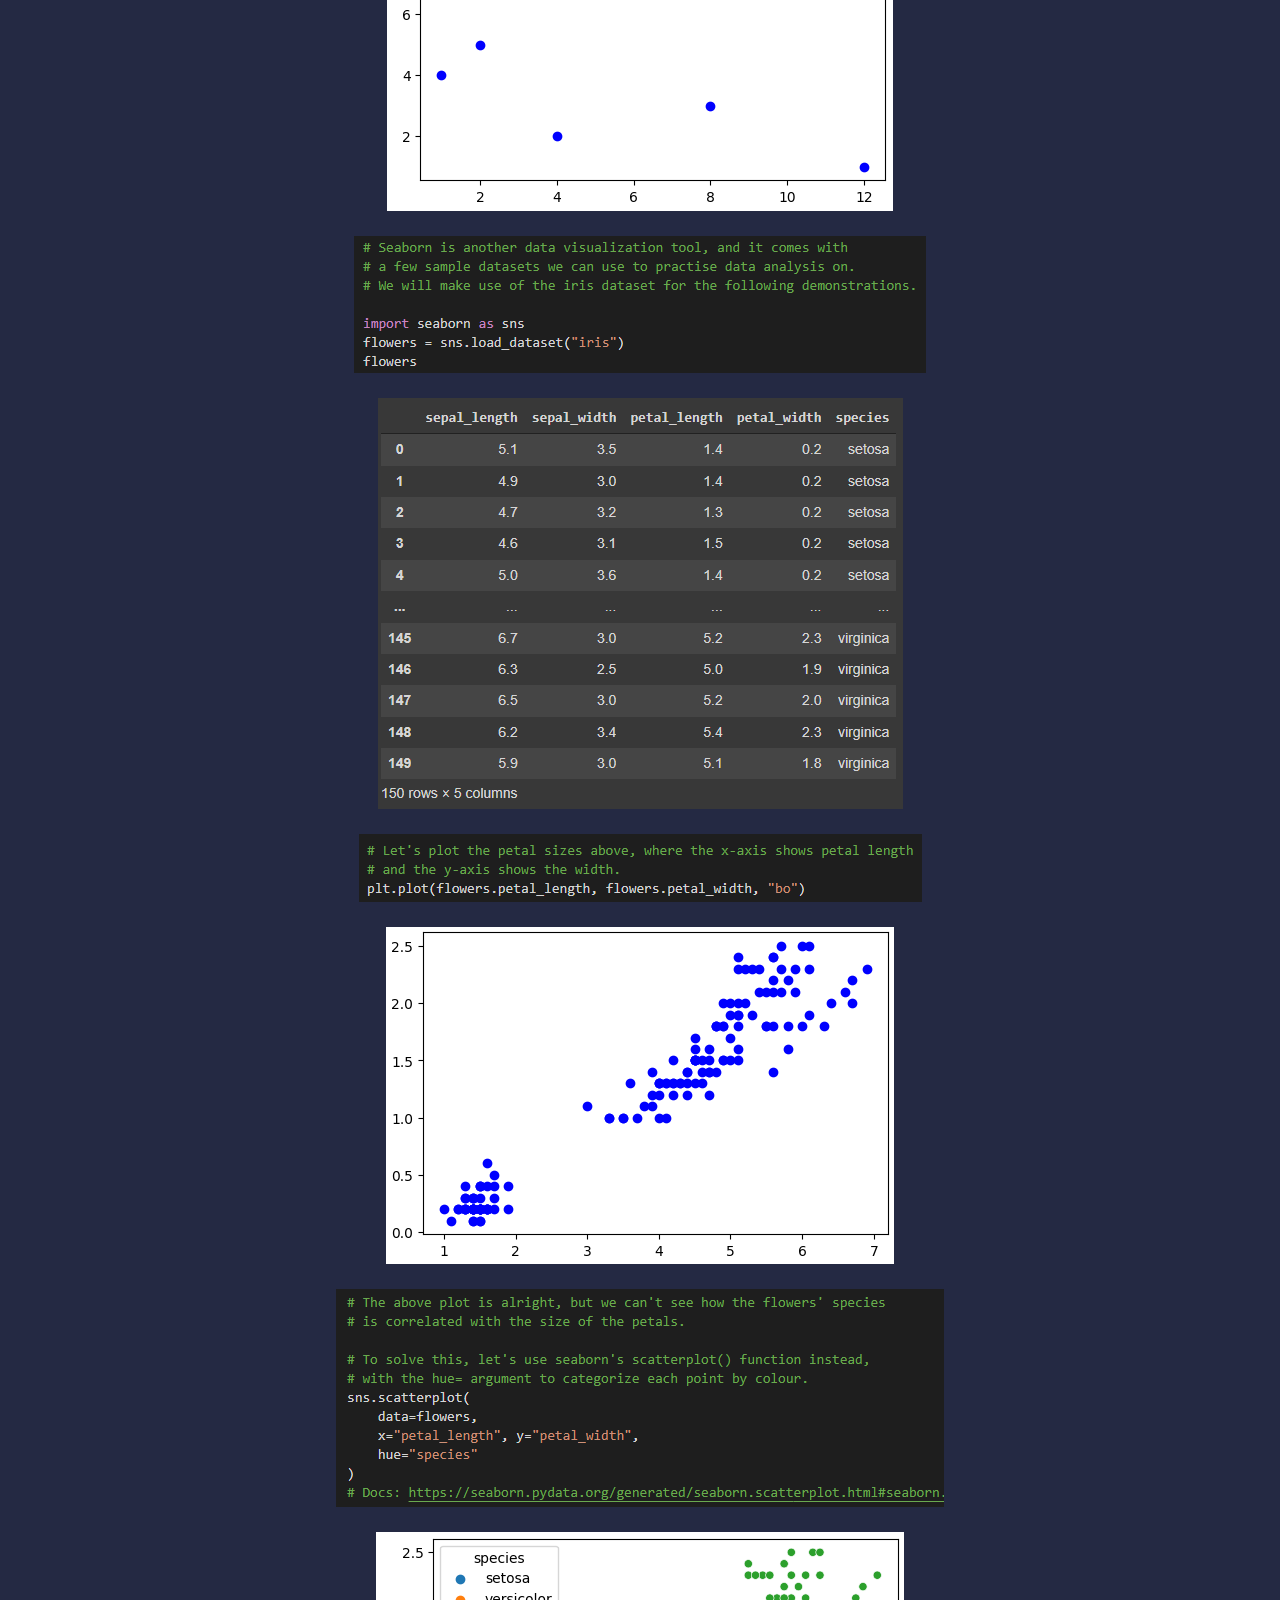
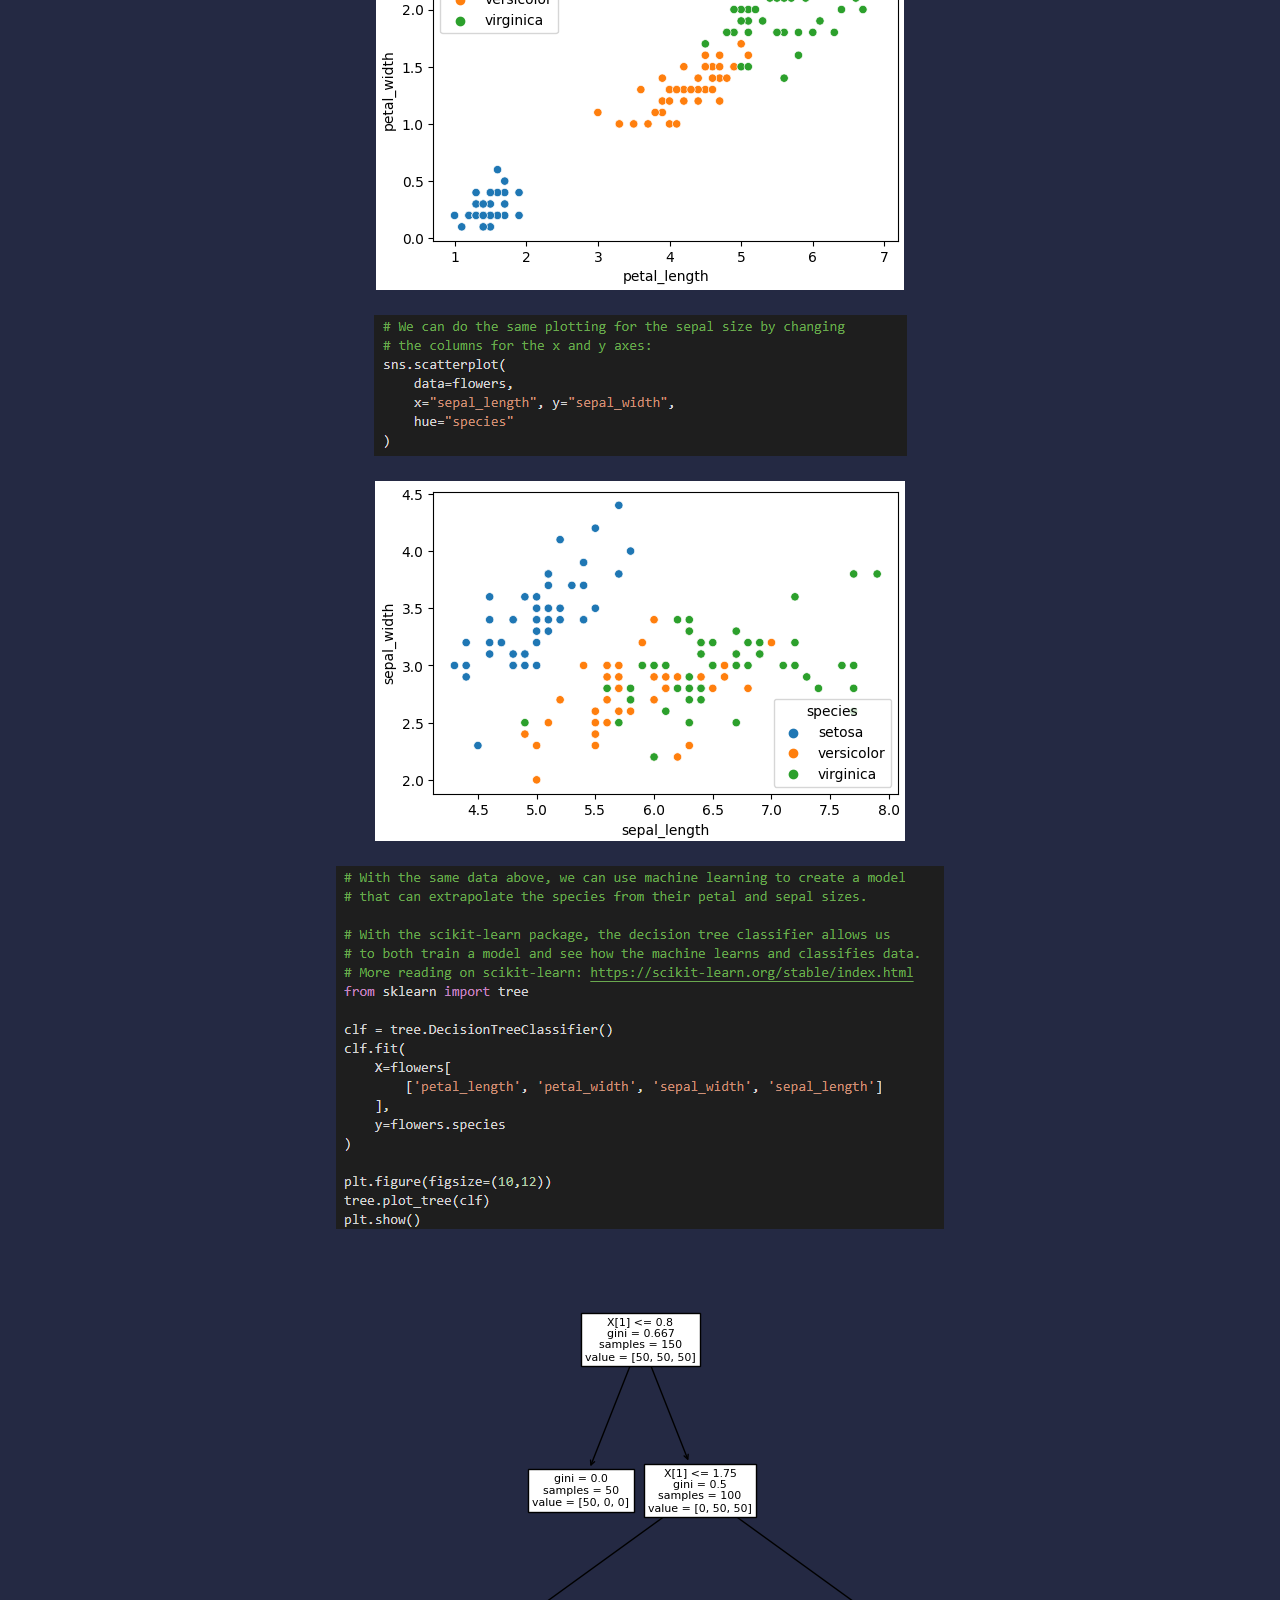
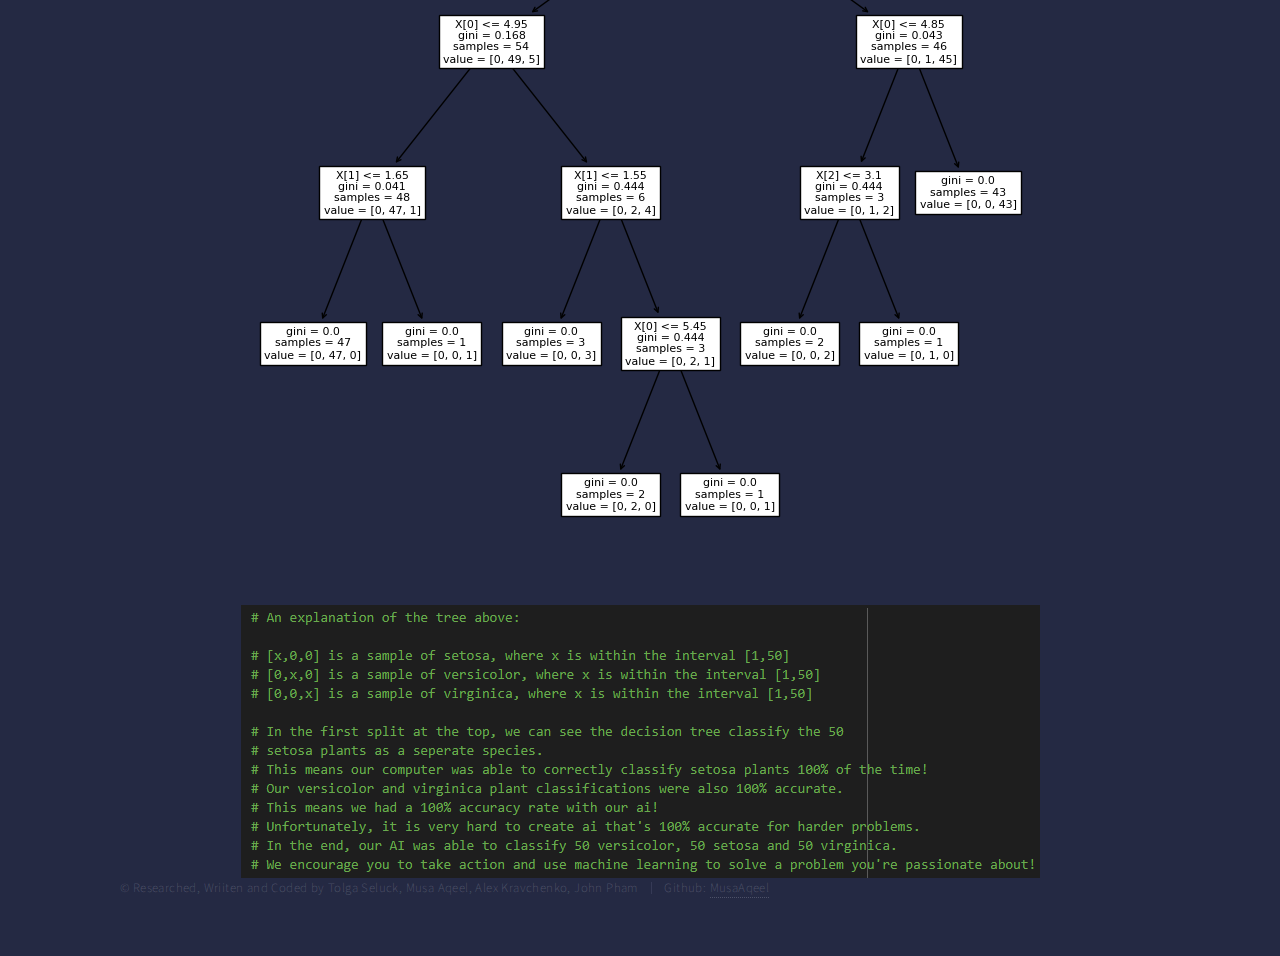
<file: TODO.html>
<!DOCTYPE HTML>

<html>
	<head>
		<title>RDW+T by Musa Aqeel</title>
		<meta charset="utf-8" />
		<meta name="viewport" content="width=device-width, initial-scale=1, user-scalable=no" />
		<link rel="stylesheet" href="assets/css/main.css" />
		<noscript><link rel="stylesheet" href="assets/css/noscript.css" /></noscript>
	</head>
	<body class="is-preload">

		<!-- Wrapper -->
			<div id="wrapper">

				<!-- Header -->
					<header id="header">
						<a href="index.html" class="logo"><strong>JAMT</strong> <span>Recess Hacks</span></a>
						<nav>
							<a href="#menu">Menu</a>
						</nav>
					</header>

			<!-- Menu -->
				<!-- Menu -->
				<nav id="menu">
					<ul class="links">
						<li><a href="index.html">Home</a></li>
				<li><a href="WhatIsML.html">What Is Machine Learning?</a></li>
				<li><a href="PyBasics.html">Basics of Python</a></li>
				<li><a href="HowToPlotAndVisualiseDataInPy.html">Visualising Data In Python</a></li>
				<li><a href="HowToIntergateML.html">Applying Machine Learning</a></li>
				<li><a href="Example1.html">Introducing an Machine Learning Problem</a></li>
				<li><a href="TODO.html">Conclusion</a></li>


						</ul>
					</nav>

				<!-- Main -->
					<div id="main" class="alt">

						<!-- One -->
							<section id="one">
								<div class="inner">
									<header class="major">
										<h1>What Can We Do?</h1>
									</header>
									<span class="image main"><img src="images/finalpic1.png" alt="" /></span>
									<p>To resolve this problem we will be using something called a decision tree. Decision trees are essentially piecewise constant approximations. In more simple terms they are a way to take input and generate an output based on a set of rules that the computer creates based on command. This method of problem solving can be very useful in specific scenarios. </p>
								</div>
							</section>

					
				</div>
			</section>
			<!-- Two -->
			<section id="one">
				<div class="inner">
					
					<div style="text-align: center;">
						<span class="image2"><img src="images/unknown.png"/></span>
						<span class="image2"><img src="images/unknown1.png"/></span>
						<span class="image2"><img src="images/unknown2.png"/></span>
						<span class="image2"><img src="images/unknown3.png"/></span>
						<span class="image2"><img src="images/unknown4.png"/></span>
						<span class="image2"><img src="images/unknown5.png"/></span>
						<span class="image2"><img src="images/unknown6.png"/></span>
						<span class="image2"><img src="images/unknown7.png"/></span>
						<span class="image2"><img src="images/unknown8.png"/></span>
						<span class="image2"><img src="images/unknown9.png"/></span>
						<span class="image2"><img src="images/unknown10.png"/></span>
						<span class="image2"><img src="images/unknown12.png"/></span>
						<span class="image2"><img src="images/tree.png"/></span>
						<span class="image2"><img src="images/unknown13.png"/></span>
						
					</div>
					
				



				<!-- Footer -->
				<footer id="footer">
					<div class="inner">

						<ul class="copyright">
							<li>&copy; Researched, Wriiten and Coded by Tolga Seluck, Musa Aqeel, Alex Kravchenko, John Pham</li><li>Github: <a href="https://github.com/MusaAqeel">MusaAqeel</a></li>
						</ul>
					</div>
				</footer>

		</div>

		<!-- Scripts -->
			<script src="assets/js/jquery.min.js"></script>
			<script src="assets/js/jquery.scrolly.min.js"></script>
			<script src="assets/js/jquery.scrollex.min.js"></script>
			<script src="assets/js/browser.min.js"></script>
			<script src="assets/js/breakpoints.min.js"></script>
			<script src="assets/js/util.js"></script>
			<script src="assets/js/main.js"></script>

	</body>
</html>
</file>
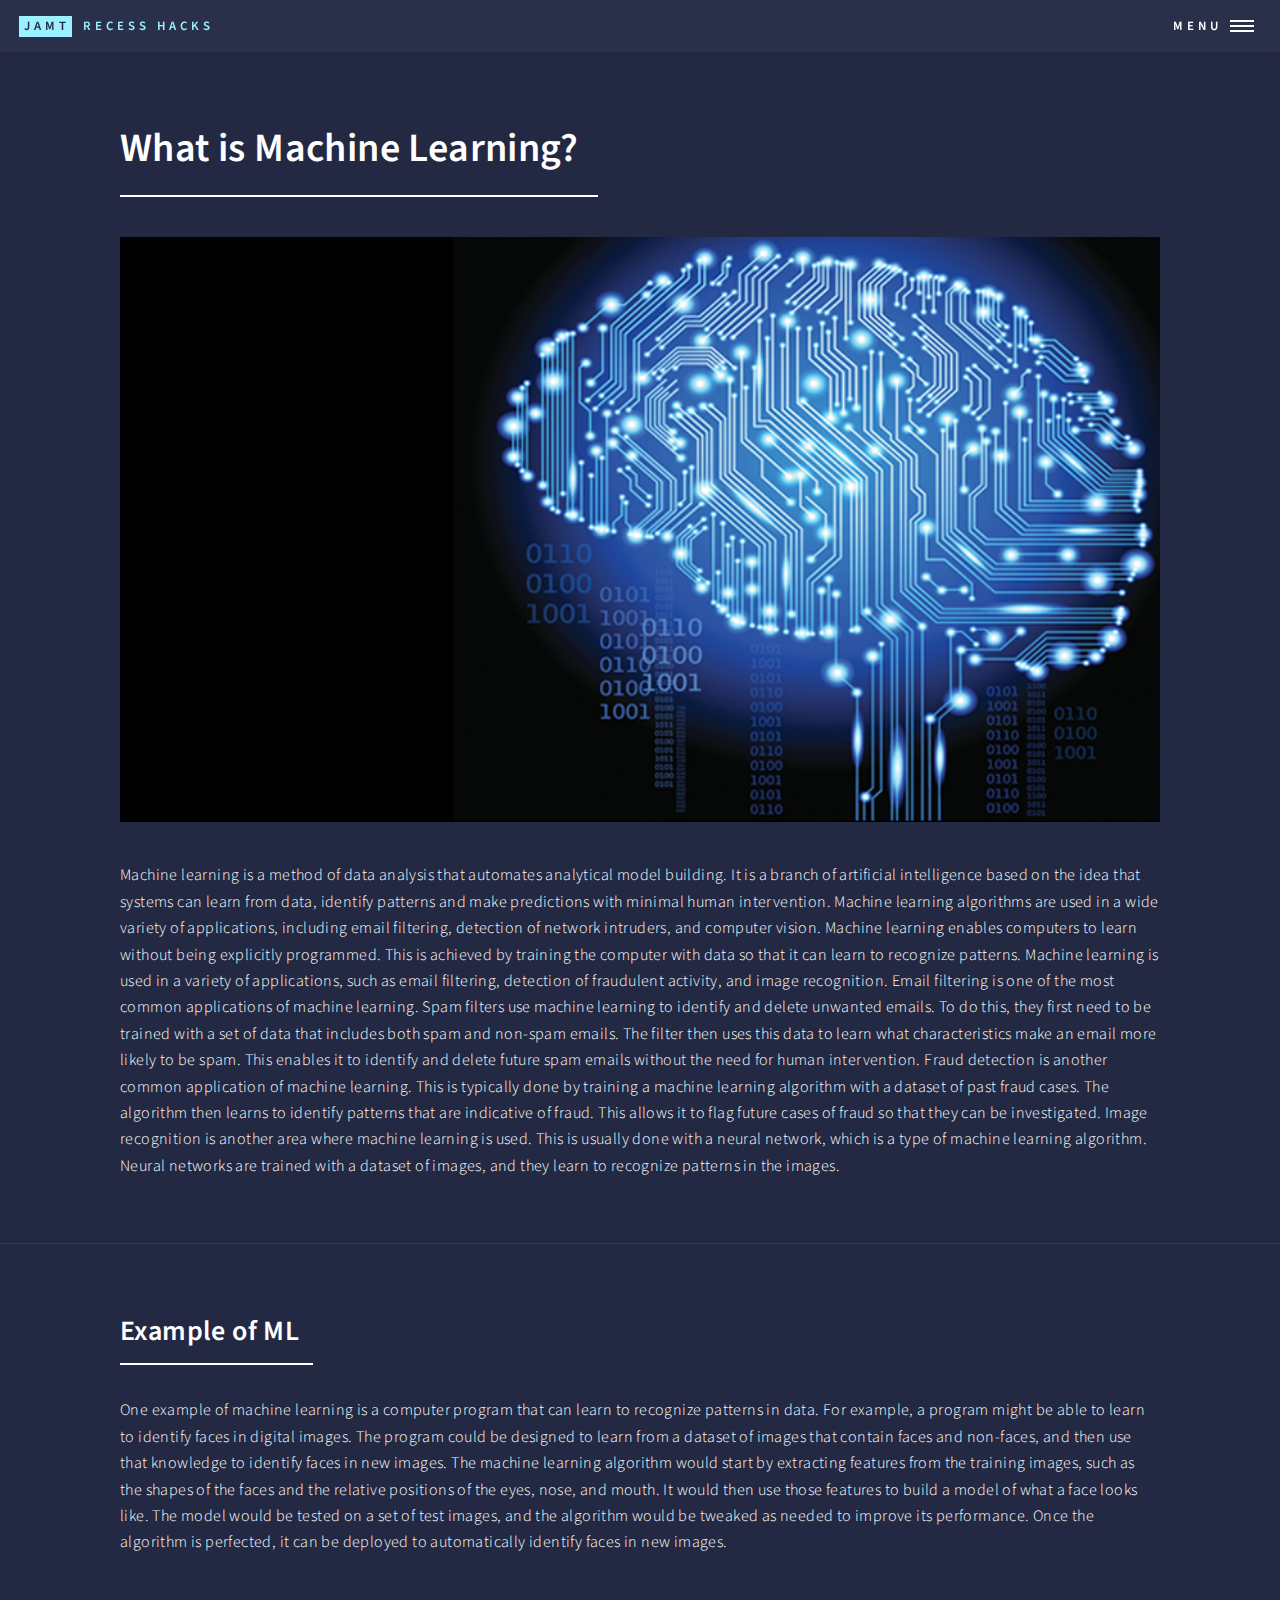
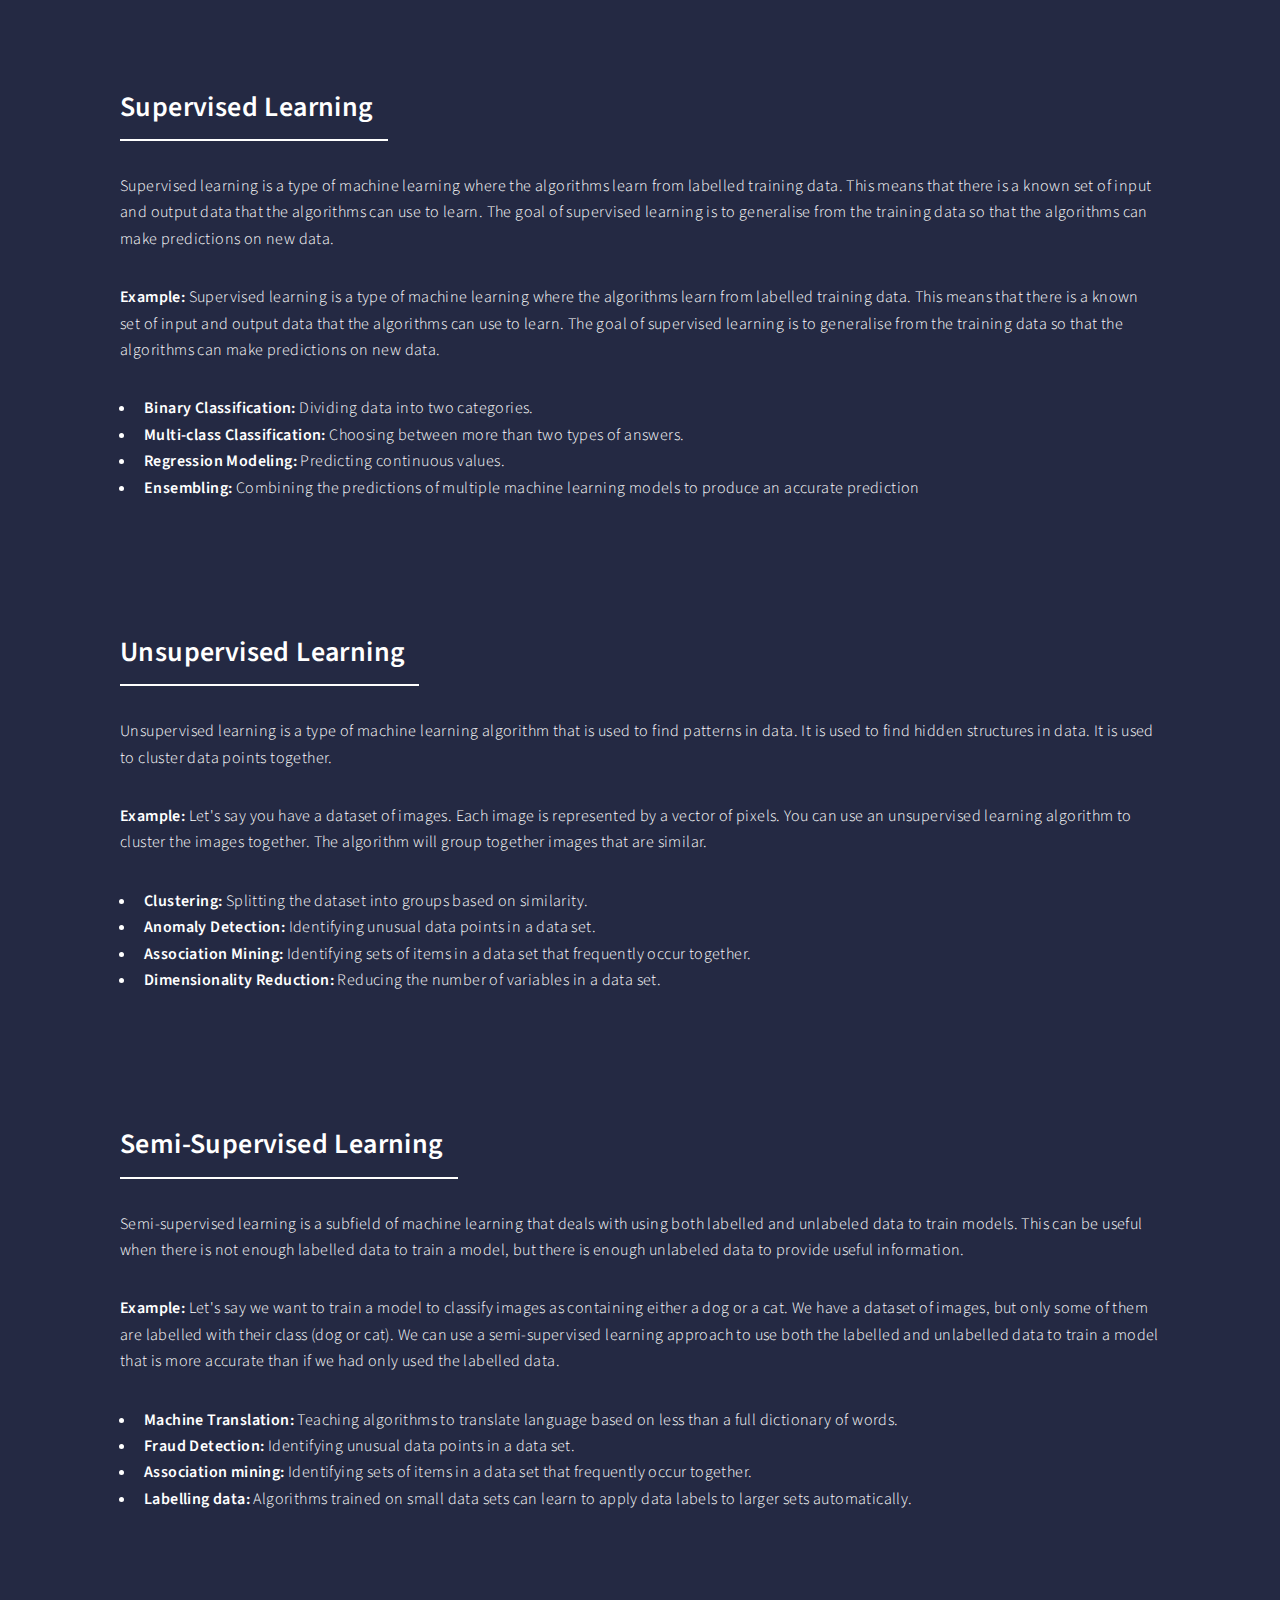
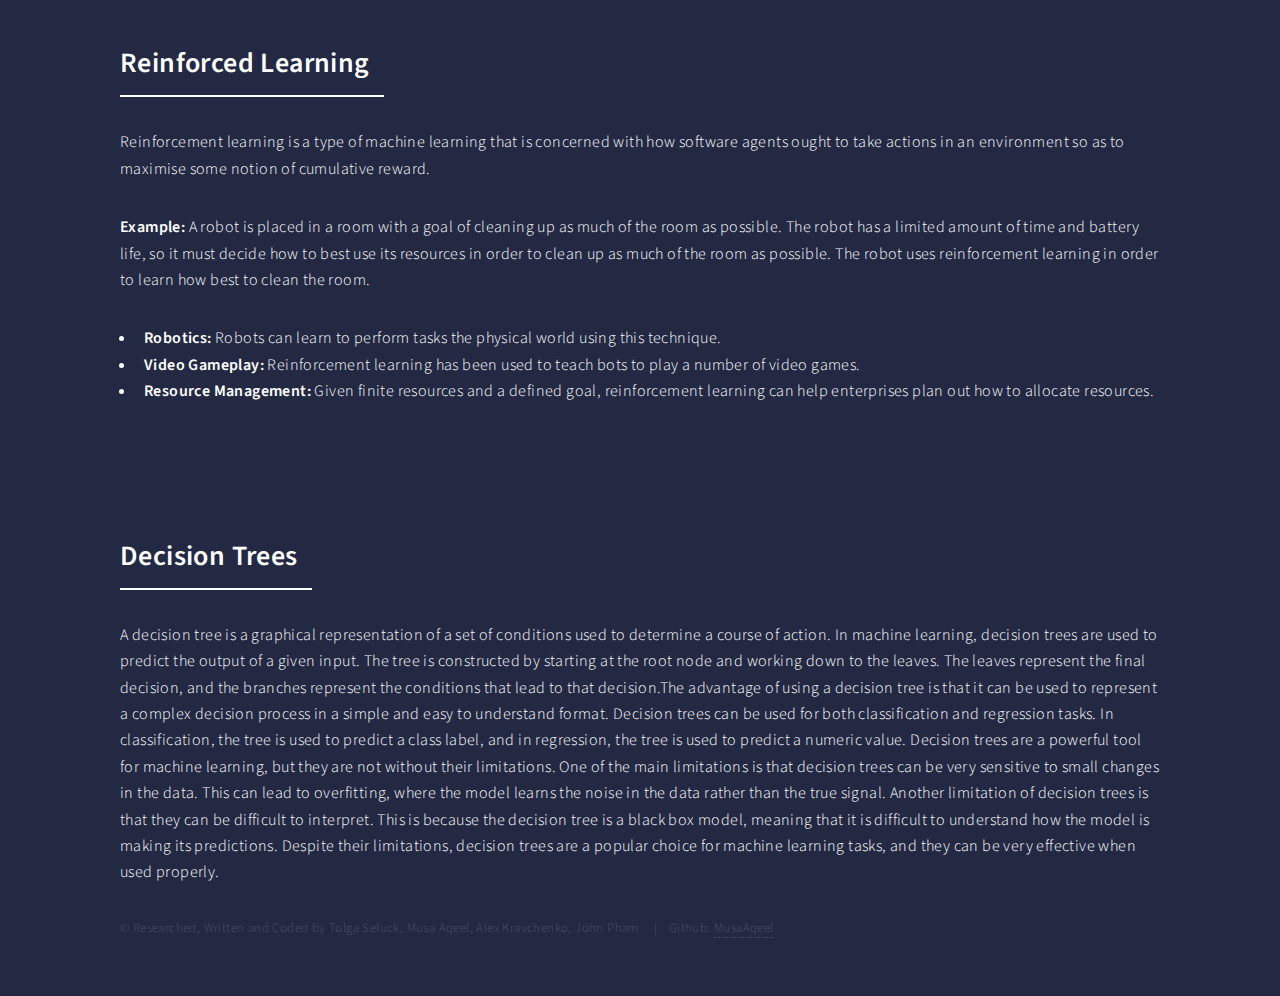
<file: WhatIsML.html>
<!DOCTYPE HTML>

<html>

<head>
	<title>ML101</title>
	<meta charset="utf-8" />
	<meta name="viewport" content="width=device-width, initial-scale=1, user-scalable=no" />
	<link rel="stylesheet" href="assets/css/main.css" />
	<noscript>
		<link rel="stylesheet" href="assets/css/noscript.css" />
	</noscript>
</head>

<body class="is-preload">

	<!-- Wrapper -->
	<div id="wrapper">

		<!-- Header -->
		<header id="header">
			<a href="index.html" class="logo"><strong>JAMT</strong> <span>Recess Hacks</span></a>
			<nav>
				<a href="#menu">Menu</a>
			</nav>
		</header>

		<!-- Menu -->
		<nav id="menu">
			<ul class="links">
				<li><a href="index.html">Home</a></li>
				<li><a href="WhatIsML.html">What Is Machine Learning?</a></li>
				<li><a href="PyBasics.html">Basics of Python</a></li>
				<li><a href="HowToPlotAndVisualiseDataInPy.html">Visualising Data In Python</a></li>
				<li><a href="HowToIntergateML.html">Applying Machine Learning</a></li>
				<li><a href="Example1.html">ML In Bioinformatics</a></li>
				<li><a href="conclusion.html">Applying ML</a></li>
			</ul>
			<ul class="actions stacked">


			</ul>
		</nav>

		<!-- Main -->
		<div id="main" class="alt">

			<!-- One -->
			<section id="one">
				<div class="inner">
					<header class="major">
						<h1>What is Machine Learning?</h1>
					</header>
					<span class="image main"><img src="images/whatisML.jpg" alt="" /></span>
					<p>Machine learning is a method of data analysis that automates analytical model building. It is a
						branch of artificial intelligence based on the idea that systems can learn from data, identify
						patterns and make predictions with minimal human intervention. Machine learning algorithms are
						used in a wide variety of applications, including email filtering, detection of network
						intruders, and computer vision. Machine learning enables computers to learn without being
						explicitly programmed. This is achieved by training the computer with data so that it can learn
						to recognize patterns. Machine learning is used in a variety of applications, such as email
						filtering, detection of fraudulent activity, and image recognition. Email filtering is one of
						the most common applications of machine learning. Spam filters use machine learning to identify
						and delete unwanted emails. To do this, they first need to be trained with a set of data that
						includes both spam and non-spam emails. The filter then uses this data to learn what
						characteristics make an email more likely to be spam. This enables it to identify and delete
						future spam emails without the need for human intervention. Fraud detection is another common
						application of machine learning. This is typically done by training a machine learning algorithm
						with a dataset of past fraud cases. The algorithm then learns to identify patterns that are
						indicative of fraud. This allows it to flag future cases of fraud so that they can be
						investigated. Image recognition is another area where machine learning is used. This is usually
						done with a neural network, which is a type of machine learning algorithm. Neural networks are
						trained with a dataset of images, and they learn to recognize patterns in the images.

					</p>

				</div>
			</section>


		</div>
		</section>
		<!-- Two -->
		<section id="one">
			<div class="inner">
				<header class="major">
					<h2>Example of ML</h2>
				</header>
				<p>
					One example of machine learning is a computer program that can learn to recognize patterns in data.
					For example, a program might be able to learn to identify faces in digital images. The program could
					be designed to learn from a dataset of images that contain faces and non-faces, and then use that
					knowledge to identify faces in new images.
					The machine learning algorithm would start by extracting features from the training images, such as
					the shapes of the faces and the relative positions of the eyes, nose, and mouth. It would then use
					those features to build a model of what a face looks like. The model would be tested on a set of
					test images, and the algorithm would be tweaked as needed to improve its performance. Once the
					algorithm is perfected, it can be deployed to automatically identify faces in new images.
				</p>


			</div>
		</section>
		<!-- Two -->
		<section id="one">
			<div class="inner">
				<header class="major">
					<h2>Supervised Learning</h2>
				</header>
				<p>Supervised learning is a type of machine learning where the algorithms learn from labelled training
					data. This means that there is a known set of input and output data that the algorithms can use to
					learn. The goal of supervised learning is to generalise from the training data so that the
					algorithms can make predictions on new data.
				</p>
				<p><strong>Example: </strong>Supervised learning is a type of machine learning where the algorithms
					learn from labelled training data. This means that there is a known set of input and output data
					that the algorithms can use to learn. The goal of supervised learning is to generalise from the
					training data so that the algorithms can make predictions on new data.

				</p>
				<ul style=“list-style-type:circle>

					<li><strong>Binary Classification: </strong>Dividing data into two categories.
					</li>

					<li><strong>Multi-class Classification: </strong>Choosing between more than two types of answers.
					</li>

					<li><strong>Regression Modeling: </strong>Predicting continuous values.
					</li>
					<li><strong>Ensembling: </strong>Combining the predictions of multiple machine learning models to
						produce an accurate prediction
					</li>



			</div>
		</section>
		<!-- Two -->
		<section id="one">
			<div class="inner">
				<header class="major">
					<h2>Unsupervised Learning</h2>
				</header>
				<p>Unsupervised learning is a type of machine learning algorithm that is used to find patterns in data.
					It is used to find hidden structures in data. It is used to cluster data points together.
				</p>
				<p><strong>Example: </strong>Let's say you have a dataset of images. Each image is represented by a
					vector of pixels. You can use an unsupervised learning algorithm to cluster the images together. The
					algorithm will group together images that are similar.
				</p>

				<ul style=“list-style-type:circle>

					<li><strong>Clustering: </strong>Splitting the dataset into groups based on similarity.

					</li>

					<li><strong>Anomaly Detection: </strong>Identifying unusual data points in a data set.
					</li>

					<li><strong>Association Mining: </strong>Identifying sets of items in a data set that frequently
						occur together.

					</li>
					<li><strong>Dimensionality Reduction: </strong>Reducing the number of variables in a data set.

					</li>


				</ul>

			</div>
		</section>
		<!-- Two -->
		<section id="one">
			<div class="inner">
				<header class="major">
					<h2>Semi-Supervised Learning</h2>
				</header>
				<p>
					Semi-supervised learning is a subfield of machine learning that deals with using both labelled and
					unlabeled data to train models. This can be useful when there is not enough labelled data to train a
					model, but there is enough unlabeled data to provide useful information.

				</p>
				<p><strong>Example: </strong>Let's say we want to train a model to classify images as containing either
					a dog or a cat. We have a dataset of images, but only some of them are labelled with their class
					(dog or cat). We can use a semi-supervised learning approach to use both the labelled and unlabelled
					data to train a model that is more accurate than if we had only used the labelled data.

				</p>

				<ul style=“list-style-type:circle>

					<li><strong>Machine Translation: </strong>Teaching algorithms to translate language based on less
						than a full dictionary of words.


					</li>

					<li><strong>Fraud Detection: </strong>Identifying unusual data points in a data set.
					</li>

					<li><strong>Association mining: </strong>Identifying sets of items in a data set that frequently
						occur together.

					</li>
					<li><strong>Labelling data: </strong> Algorithms trained on small data sets can learn to apply data
						labels to larger sets automatically.

					</li>


				</ul>



			</div>
		</section>
		<!-- Two -->
		<section id="one">
			<div class="inner">
				<header class="major">
					<h2>Reinforced Learning</h2>
				</header>
				<p>
					Reinforcement learning is a type of machine learning that is concerned with how software agents
					ought to take actions in an environment so as to maximise some notion of cumulative reward.


				</p>
				<p><strong>Example: </strong>A robot is placed in a room with a goal of cleaning up as much of the room
					as possible. The robot has a limited amount of time and battery life, so it must decide how to best
					use its resources in order to clean up as much of the room as possible. The robot uses reinforcement
					learning in order to learn how best to clean the room.


				</p>

				<ul style=“list-style-type:circle>

					<li><strong>Robotics: </strong> Robots can learn to perform tasks the physical world using this
						technique.


					</li>

					<li><strong>Video Gameplay: </strong>Reinforcement learning has been used to teach bots to play a
						number of video games.

					</li>

					<li><strong>Resource Management: </strong> Given finite resources and a defined goal, reinforcement
						learning can help enterprises plan out how to allocate resources.


					</li>


				</ul>

			</div>
		</section>
		<!-- Two -->
		<section id="one">
			<div class="inner">
				<header class="major">
					<h2>Decision Trees</h2>
				</header>
				<p>

					A decision tree is a graphical representation of a set of conditions used to determine a course of
					action. In machine learning, decision trees are used to predict the output of a given input. The
					tree is constructed by starting at the root node and working down to the leaves. The leaves
					represent the final decision, and the branches represent the conditions that lead to that
					decision.The advantage of using a decision tree is that it can be used to represent a complex
					decision process in a simple and easy to understand format. Decision trees can be used for both
					classification and regression tasks. In classification, the tree is used to predict a class label,
					and in regression, the tree is used to predict a numeric value. Decision trees are a powerful tool
					for machine learning, but they are not without their limitations. One of the main limitations is
					that decision trees can be very sensitive to small changes in the data. This can lead to
					overfitting, where the model learns the noise in the data rather than the true signal. Another
					limitation of decision trees is that they can be difficult to interpret. This is because the
					decision tree is a black box model, meaning that it is difficult to understand how the model is
					making its predictions. Despite their limitations, decision trees are a popular choice for machine
					learning tasks, and they can be very effective when used properly.






					<!-- Footer -->
				<footer id="footer">
					<div class="inner">

						<ul class="copyright">
							<li>&copy; Researched, Written and Coded by Tolga Seluck, Musa Aqeel, Alex Kravchenko, John
								Pham</li>
							<li>Github: <a href="https://github.com/MusaAqeel/MachineLearning101">MusaAqeel</a></li>
						</ul>
					</div>
				</footer>

			</div>

			<!-- Scripts -->
			<script src="assets/js/jquery.min.js"></script>
			<script src="assets/js/jquery.scrolly.min.js"></script>
			<script src="assets/js/jquery.scrollex.min.js"></script>
			<script src="assets/js/browser.min.js"></script>
			<script src="assets/js/breakpoints.min.js"></script>
			<script src="assets/js/util.js"></script>
			<script src="assets/js/main.js"></script>

</body>
</file>
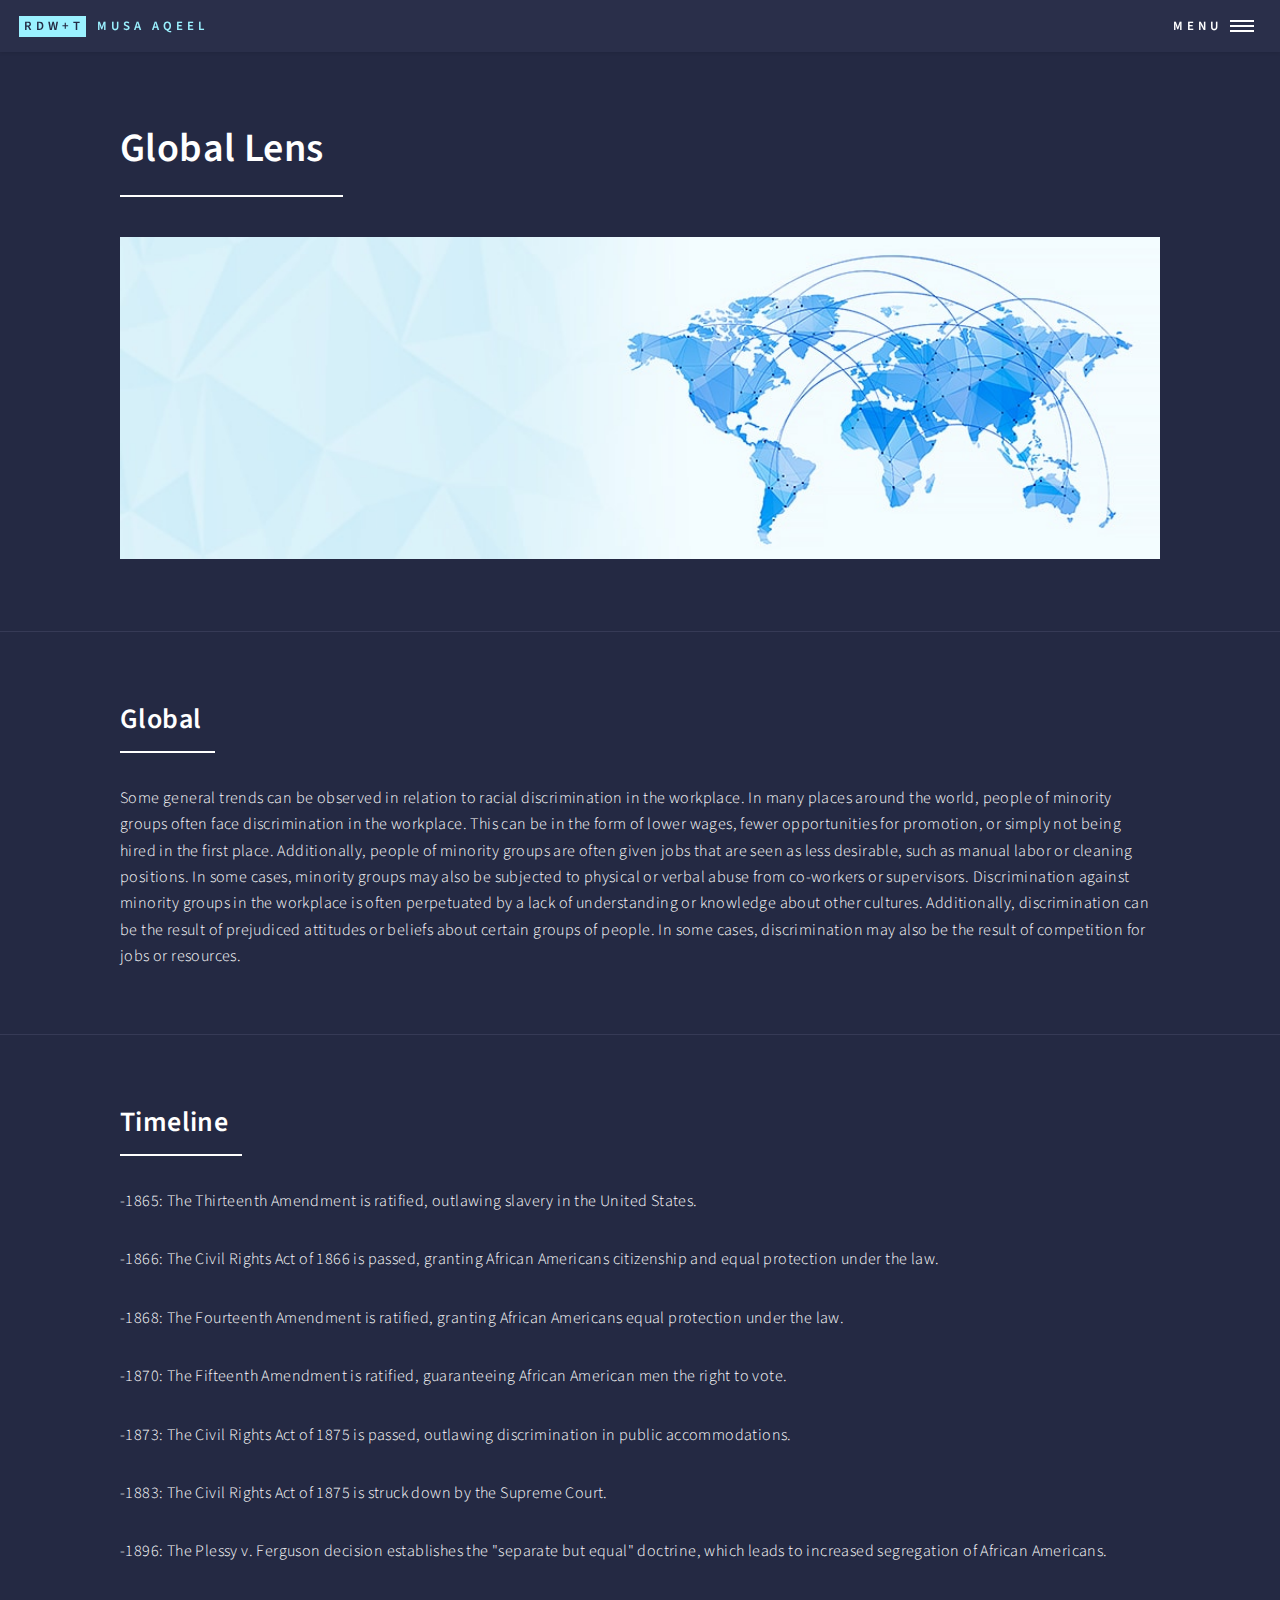
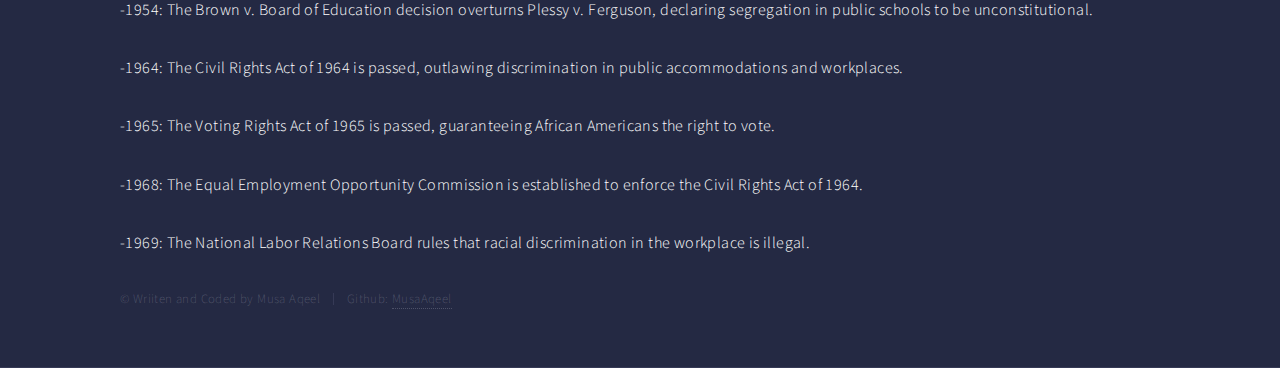
<file: RacialDiscriminationWebsite-main/globalLens.html>
<!DOCTYPE HTML>

<html>
	<head>
		<title>RDW+T by Musa Aqeel</title>
		<meta charset="utf-8" />
		<meta name="viewport" content="width=device-width, initial-scale=1, user-scalable=no" />
		<link rel="stylesheet" href="assets/css/main.css" />
		<noscript><link rel="stylesheet" href="assets/css/noscript.css" /></noscript>
	</head>
	<body class="is-preload">

		<!-- Wrapper -->
			<div id="wrapper">

				<!-- Header -->
					<header id="header">
						<a href="index.html" class="logo"><strong>RDW+T</strong> <span>Musa Aqeel</span></a>
						<nav>
							<a href="#menu">Menu</a>
						</nav>
					</header>

				<!-- Menu -->
				<nav id="menu">
					<ul class="links">
						<li><a href="index.html">Home</a></li>
						<li><a href="mainIssue.html">Main Issue</a></li>
						<li><a href="TechIndustry.html">Tech Industry</a></li>
						<li><a href="quickFacts.html">Quick Facts + Legality</a></li>
						<li><a href="globalLens.html">Global Lens</a></li>
						<li><a href="usefulLinks.html">Links + Resrouces</a></li>
						<li><a href="weDo.html">What Can We Do?</a></li>

						</ul>
						<ul class="actions stacked">


						</ul>
					</nav>

				<!-- Main -->
					<div id="main" class="alt">

						<!-- One -->
							<section id="one">
								<div class="inner">
									<header class="major">
										<h1>Global Lens</h1>
									</header>
									<span class="image main"><img src="images/globalLens.jpg" alt="" /></span>
									<p></p>
							
						
		
				</div>
			</section>
			<!-- Two -->
			<section id="one">
				<div class="inner">
					<header class="major">
						<h2>Global</h2>
					</header>
					<p>Some general trends can be observed in relation to  racial discrimination in the workplace. In many places around the world, people of minority groups often face discrimination in the workplace. This can be in the form of lower wages, fewer opportunities for promotion, or simply not being hired in the first place. Additionally, people of minority groups are often given jobs that are seen as less desirable, such as manual labor or cleaning positions. In some cases, minority groups may also be subjected to physical or verbal abuse from co-workers or supervisors. Discrimination against minority groups in the workplace is often perpetuated by a lack of understanding or knowledge about other cultures. Additionally, discrimination can be the result of prejudiced attitudes or beliefs about certain groups of people. In some cases, discrimination may also be the result of competition for jobs or resources.</p>
								
	


					
				</div>
			</section>
			<!-- Two -->
			<section id="one">
				<div class="inner">
					<header class="major">
						<h2>Timeline</h2>
					</header>
					<p>-1865: The Thirteenth Amendment is ratified, outlawing slavery in the United States.</p>
					<P>-1866: The Civil Rights Act of 1866 is passed, granting African Americans citizenship and equal protection under the law.</P>
					<P>-1868: The Fourteenth Amendment is ratified, granting African Americans equal protection under the law.</P>
					<P>-1870: The Fifteenth Amendment is ratified, guaranteeing African American men the right to vote.</P>
					<P>-1873: The Civil Rights Act of 1875 is passed, outlawing discrimination in public accommodations.</P>
					<P>-1883: The Civil Rights Act of 1875 is struck down by the Supreme Court.</P>
					<P>-1896: The Plessy v. Ferguson decision establishes the "separate but equal" doctrine, which leads to increased segregation of African Americans.</P>
					<p>-1954: The Brown v. Board of Education decision overturns Plessy v. Ferguson, declaring segregation in public schools to be unconstitutional.</p>
					<p>-1964: The Civil Rights Act of 1964 is passed, outlawing discrimination in public accommodations and workplaces.</p>
					<p>-1965: The Voting Rights Act of 1965 is passed, guaranteeing African Americans the right to vote.</p>
					<p>-1968: The Equal Employment Opportunity Commission is established to enforce the Civil Rights Act of 1964.<p>
					<p>-1969: The National Labor Relations Board rules that racial discrimination in the workplace is illegal.</p>

								
			

			






				<!-- Footer -->
				<footer id="footer">
					<div class="inner">

						<ul class="copyright">
							<li>&copy; Wriiten and Coded by Musa Aqeel</li><li>Github: <a href="https://github.com/MusaAqeel">MusaAqeel</a></li>
						</ul>
					</div>
				</footer>

		</div>

		<!-- Scripts -->
			<script src="assets/js/jquery.min.js"></script>
			<script src="assets/js/jquery.scrolly.min.js"></script>
			<script src="assets/js/jquery.scrollex.min.js"></script>
			<script src="assets/js/browser.min.js"></script>
			<script src="assets/js/breakpoints.min.js"></script>
			<script src="assets/js/util.js"></script>
			<script src="assets/js/main.js"></script>

	</body>
</html>
</file>
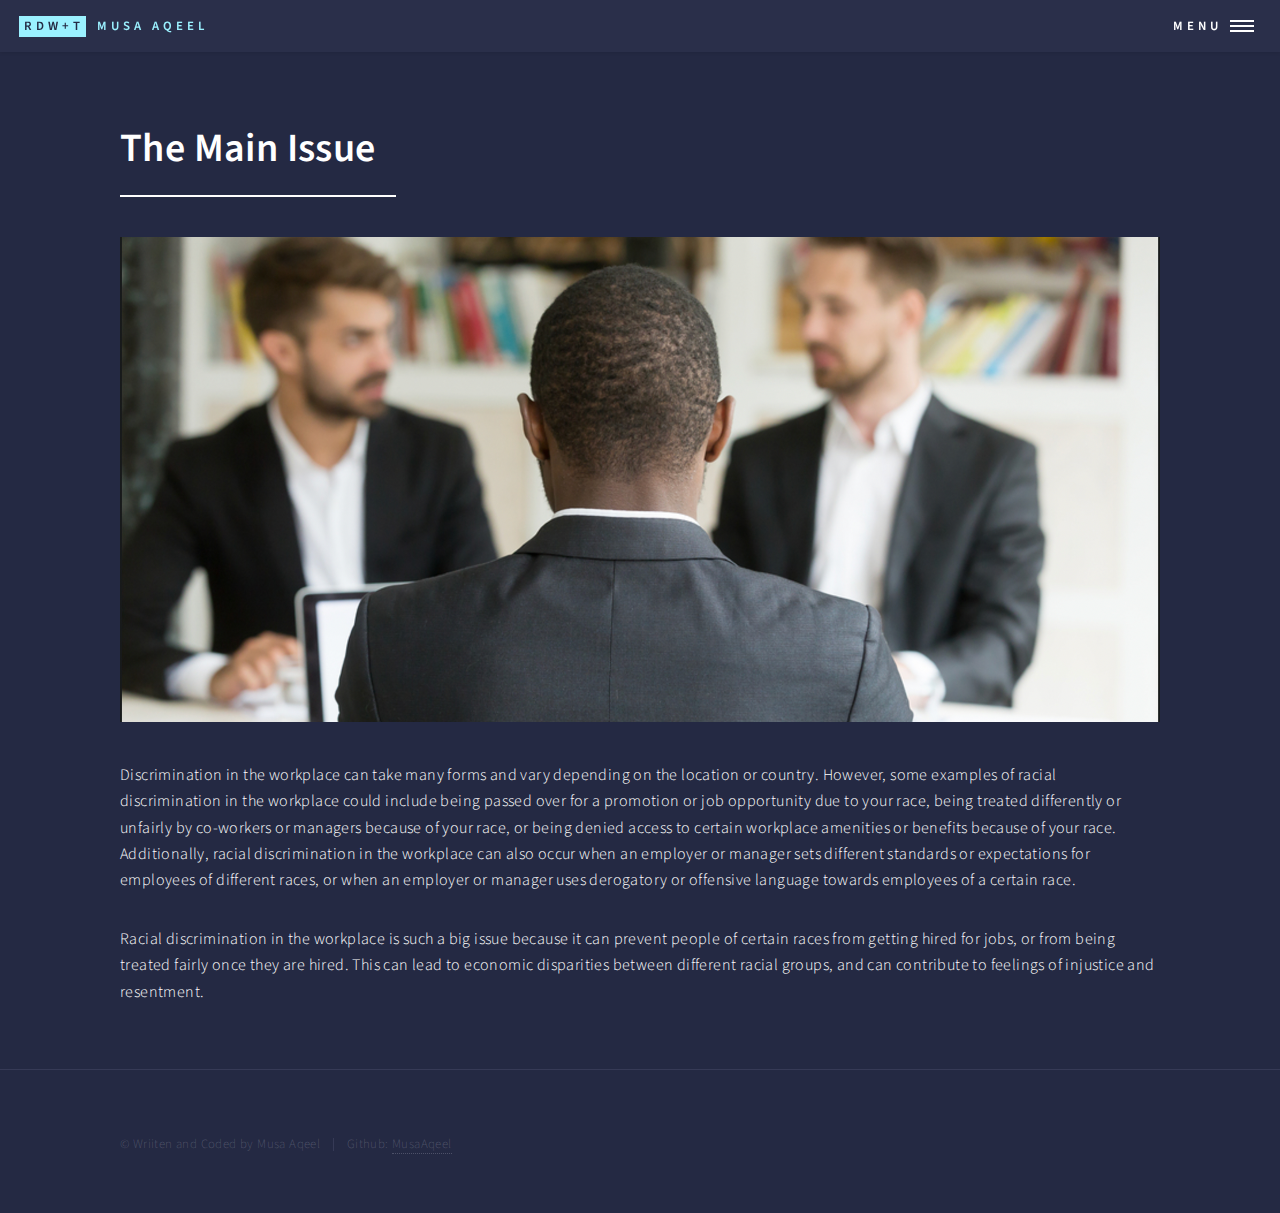
<file: RacialDiscriminationWebsite-main/mainIssue.html>
<!DOCTYPE HTML>

<html>
	<head>
		<title>RDW+T by Musa Aqeel</title>
		<meta charset="utf-8" />
		<meta name="viewport" content="width=device-width, initial-scale=1, user-scalable=no" />
		<link rel="stylesheet" href="assets/css/main.css" />
		<noscript><link rel="stylesheet" href="assets/css/noscript.css" /></noscript>
	</head>
	<body class="is-preload">

		<!-- Wrapper -->
			<div id="wrapper">

				<!-- Header -->
					<header id="header">
						<a href="index.html" class="logo"><strong>RDW+T</strong> <span>Musa Aqeel</span></a>
						<nav>
							<a href="#menu">Menu</a>
						</nav>
					</header>

			<!-- Menu -->
			<nav id="menu">
				<ul class="links">
					<li><a href="index.html">Home</a></li>
					<li><a href="mainIssue.html">Main Issue</a></li>
					<li><a href="TechIndustry.html">Tech Industry</a></li>
					<li><a href="quickFacts.html">Quick Facts + Legality</a></li>
					<li><a href="globalLens.html">Global Lens</a></li>
					<li><a href="usefulLinks.html">Links + Resrouces</a></li>
					<li><a href="weDo.html">What Can We Do?</a></li>

						</ul>
						<ul class="actions stacked">


						</ul>
					</nav>

				<!-- Main -->
					<div id="main" class="alt">

						<!-- One -->
							<section id="one">
								<div class="inner">
									<header class="major">
										<h1>The Main Issue</h1>
									</header>
									<span class="image main"><img src="images/mainIssue1.png" alt="" /></span>
									<p>Discrimination in the workplace can take many forms and vary depending on the location or country. However, some examples of racial discrimination in the workplace could include being passed over for a promotion or job opportunity due to your race, being treated differently or unfairly by co-workers or managers because of your race, or being denied access to certain workplace amenities or benefits because of your race. Additionally, racial discrimination in the workplace can also occur when an employer or manager sets different standards or expectations for employees of different races, or when an employer or manager uses derogatory or offensive language towards employees of a certain race.</p>
									<p>Racial discrimination in the workplace is such a big issue because it can prevent people of certain races from getting hired for jobs, or from being treated fairly once they are hired. This can lead to economic disparities between different racial groups, and can contribute to feelings of injustice and resentment.</p>
									
								</div>
							</section>

					</div>


				<!-- Footer -->
				<footer id="footer">
					<div class="inner">

						<ul class="copyright">
							<li>&copy; Wriiten and Coded by Musa Aqeel</li><li>Github: <a href="https://github.com/MusaAqeel">MusaAqeel</a></li>
						</ul>
					</div>
				</footer>

		</div>

		<!-- Scripts -->
			<script src="assets/js/jquery.min.js"></script>
			<script src="assets/js/jquery.scrolly.min.js"></script>
			<script src="assets/js/jquery.scrollex.min.js"></script>
			<script src="assets/js/browser.min.js"></script>
			<script src="assets/js/breakpoints.min.js"></script>
			<script src="assets/js/util.js"></script>
			<script src="assets/js/main.js"></script>

	</body>
</html>
</file>
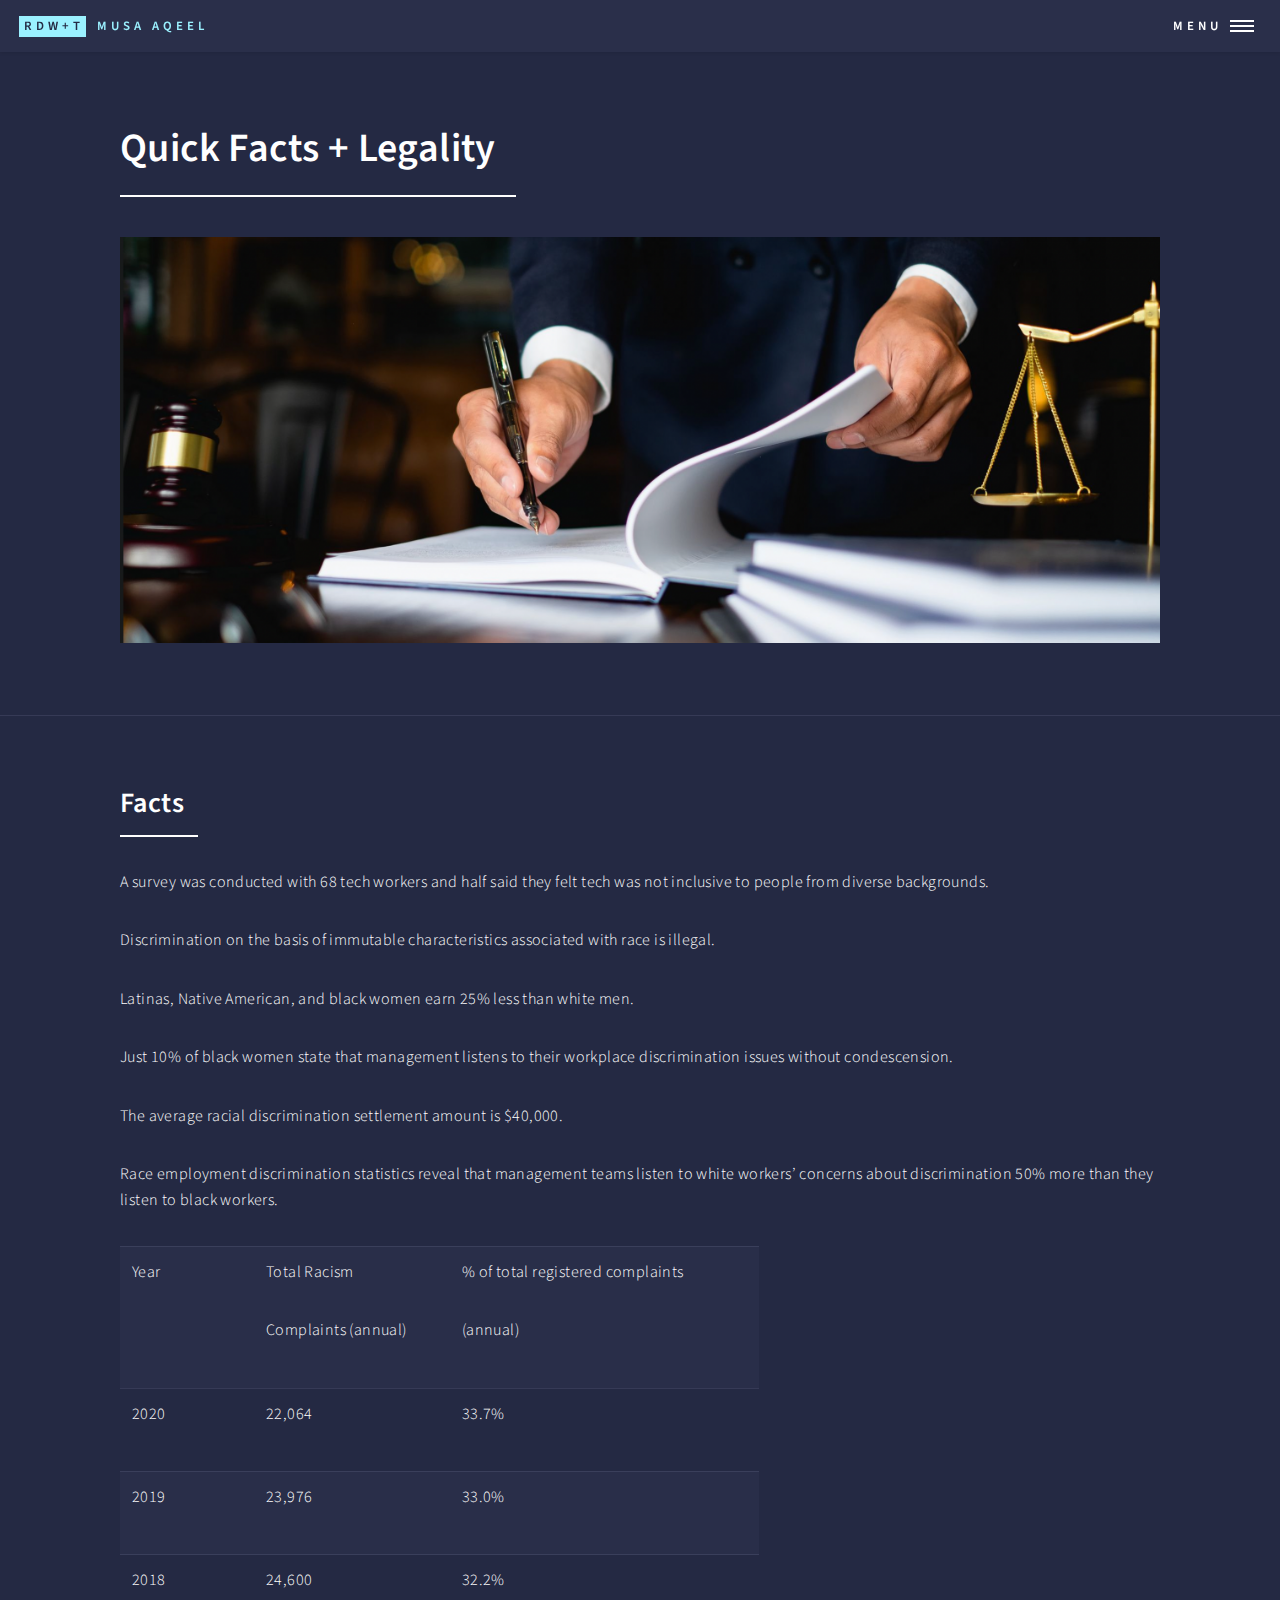
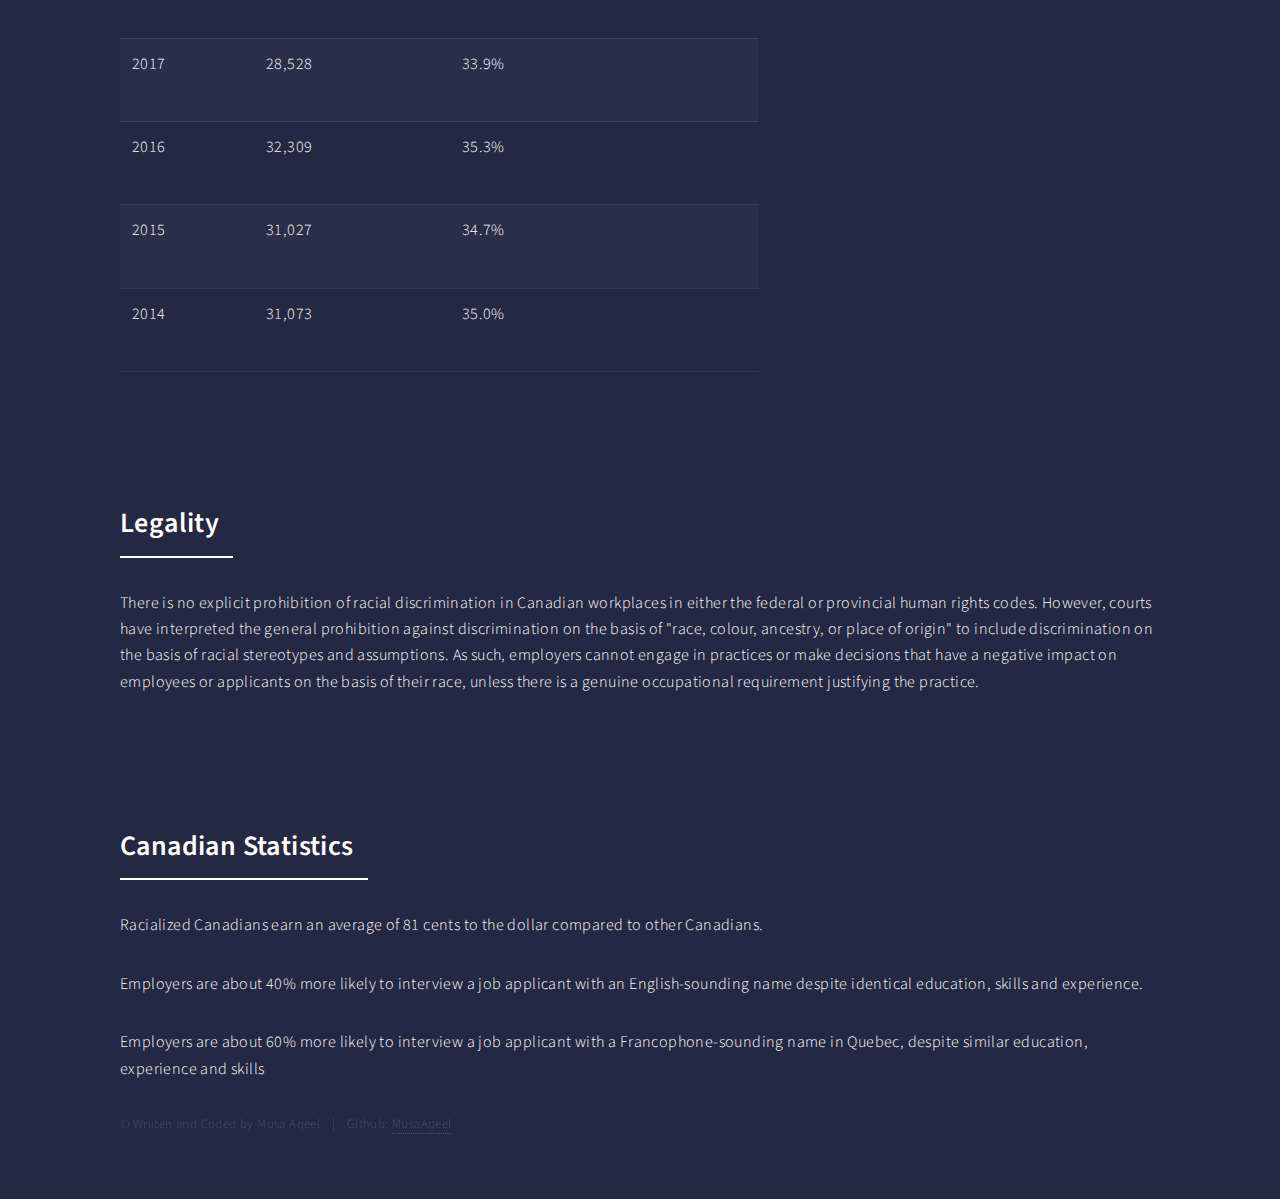
<file: RacialDiscriminationWebsite-main/quickFacts.html>
<!DOCTYPE HTML>

<html>
	<head>
		<title>RDW+T by Musa Aqeel</title>
		<meta charset="utf-8" />
		<meta name="viewport" content="width=device-width, initial-scale=1, user-scalable=no" />
		<link rel="stylesheet" href="assets/css/main.css" />
		<noscript><link rel="stylesheet" href="assets/css/noscript.css" /></noscript>
	</head>
	<body class="is-preload">

		<!-- Wrapper -->
			<div id="wrapper">

				<!-- Header -->
					<header id="header">
						<a href="index.html" class="logo"><strong>RDW+T</strong> <span>Musa Aqeel</span></a>
						<nav>
							<a href="#menu">Menu</a>
						</nav>
					</header>
			<!-- Menu -->
				<!-- Menu -->
				<nav id="menu">
					<ul class="links">
						<li><a href="index.html">Home</a></li>
						<li><a href="mainIssue.html">Main Issue</a></li>
						<li><a href="TechIndustry.html">Tech Industry</a></li>
						<li><a href="quickFacts.html">Quick Facts + Legality</a></li>
						<li><a href="globalLens.html">Global Lens</a></li>
						<li><a href="usefulLinks.html">Links + Resrouces</a></li>
						<li><a href="weDo.html">What Can We Do?</a></li>

						</ul>
						<ul class="actions stacked">


						</ul>
					</nav>

				<!-- Main -->
					<div id="main" class="alt">

						<!-- One -->
							<section id="one">
								<div class="inner">
									<header class="major">
										<h1>Quick Facts + Legality</h1>
									</header>
									<span class="image main"><img src="images/legality.png" alt="" /></span>	
								</div>
							</section>

					
				</div>
			</section>
			<!-- Two -->
			<section id="one">
				<div class="inner">
					<header class="major">
						<h2>Facts</h2>
					</header>
					<p>A survey was conducted with 68 tech workers and half said they felt tech was not inclusive to people from diverse backgrounds.</p>
					<p>Discrimination on the basis of immutable characteristics associated with race is illegal.</p>
									<p>Latinas, Native American, and black women earn 25% less than white men. </p>
									<p>Just 10% of black women state that management listens to their workplace discrimination issues without condescension.</p>
									<p>The average racial discrimination settlement amount is $40,000.</p>
									<p>Race employment discrimination statistics reveal that management teams listen to white workers’ concerns about discrimination 50% more than they listen to black workers.</p>
									<table style="width: 61.39713248521539%; height: 587px;"><colgroup><col width="127"><col width="111"><col width="331"></colgroup><tbody><tr><td style="width: 20.32258064516129%;">
										<p dir="ltr">Year</p>
										</td><td style="width: 29.677419354838708%;">
										<p dir="ltr">Total Racism</p>
										<p dir="ltr">Complaints (annual)</p>
										</td><td style="width: 46.774193548387096%;">
										<p dir="ltr">% of total registered complaints</p>
										<p dir="ltr">(annual)</p>
										</td></tr><tr><td style="width: 20.32258064516129%;">
										<p dir="ltr">2020</p>
										</td><td style="width: 29.677419354838708%;">
										<p dir="ltr">22,064</p>
										</td><td style="width: 46.774193548387096%;">
										<p dir="ltr">33.7%</p>
										</td></tr><tr><td style="width: 20.32258064516129%;">
										<p dir="ltr">2019</p>
										</td><td style="width: 29.677419354838708%;">
										<p dir="ltr">23,976</p>
										</td><td style="width: 46.774193548387096%;">
										<p dir="ltr">33.0%</p>
										</td></tr><tr><td style="width: 20.32258064516129%;">
										<p dir="ltr">2018</p>
										</td><td style="width: 29.677419354838708%;">
										<p dir="ltr">24,600</p>
										</td><td style="width: 46.774193548387096%;">
										<p dir="ltr">32.2%</p>
										</td></tr><tr><td style="width: 20.32258064516129%;">
										<p dir="ltr">2017</p>
										</td><td style="width: 29.677419354838708%;">
										<p dir="ltr">28,528</p>
										</td><td style="width: 46.774193548387096%;">
										<p dir="ltr">33.9%</p>
										</td></tr><tr><td style="width: 20.32258064516129%;">
										<p dir="ltr">2016</p>
										</td><td style="width: 29.677419354838708%;">
										<p dir="ltr">32,309</p>
										</td><td style="width: 46.774193548387096%;">
										<p dir="ltr">35.3%</p>
										</td></tr><tr><td style="width: 20.32258064516129%;">
										<p dir="ltr">2015</p>
										</td><td style="width: 29.677419354838708%;">
										<p dir="ltr">31,027</p>
										</td><td style="width: 46.774193548387096%;">
										<p dir="ltr">34.7%</p>
										</td></tr><tr><td style="width: 20.32258064516129%;">
										<p dir="ltr">2014</p>
										</td><td style="width: 29.677419354838708%;">
										<p dir="ltr">31,073</p>
										</td><td style="width: 46.774193548387096%;">
										<p dir="ltr">35.0%</p>
										</td></tr></tbody></table>
								</div>
							</section>
							<!-- Two -->
							<section id="one">
								<div class="inner">
									<header class="major">
										<h2>Legality</h2>
									</header>
									<p>There is no explicit prohibition of racial discrimination in Canadian workplaces in either the federal or provincial human rights codes. However, courts have interpreted the general prohibition against discrimination on the basis of "race, colour, ancestry, or place of origin" to include discrimination on the basis of racial stereotypes and assumptions. As such, employers cannot engage in practices or make decisions that have a negative impact on employees or applicants on the basis of their race, unless there is a genuine occupational requirement justifying the practice.</p>


									</div>
								</section>
								<!-- Two -->
								<section id="one">
									<div class="inner">
										<header class="major">
											<h2>Canadian Statistics</h2>
										</header>
										<dl id="dl2" class="dl-horizontal mrgn-tp-lg brdr-0">
											<p>Racialized Canadians earn an average of 81 cents to the dollar compared to other Canadians.</p>
											<p>Employers are about 40% more likely to interview a job applicant with an English-sounding name despite identical education, skills and experience.</p>
											<p>Employers are about 60% more likely to interview a job applicant with a Francophone-sounding name in Quebec, despite similar education, experience and skills </p>



				<!-- Footer -->
				<footer id="footer">
					<div class="inner">

						<ul class="copyright">
							<li>&copy; Wriiten and Coded by Musa Aqeel</li><li>Github: <a href="https://github.com/MusaAqeel">MusaAqeel</a></li>
						</ul>
					</div>
				</footer>

		</div>

		<!-- Scripts -->
			<script src="assets/js/jquery.min.js"></script>
			<script src="assets/js/jquery.scrolly.min.js"></script>
			<script src="assets/js/jquery.scrollex.min.js"></script>
			<script src="assets/js/browser.min.js"></script>
			<script src="assets/js/breakpoints.min.js"></script>
			<script src="assets/js/util.js"></script>
			<script src="assets/js/main.js"></script>

	</body>
</html>
</file>
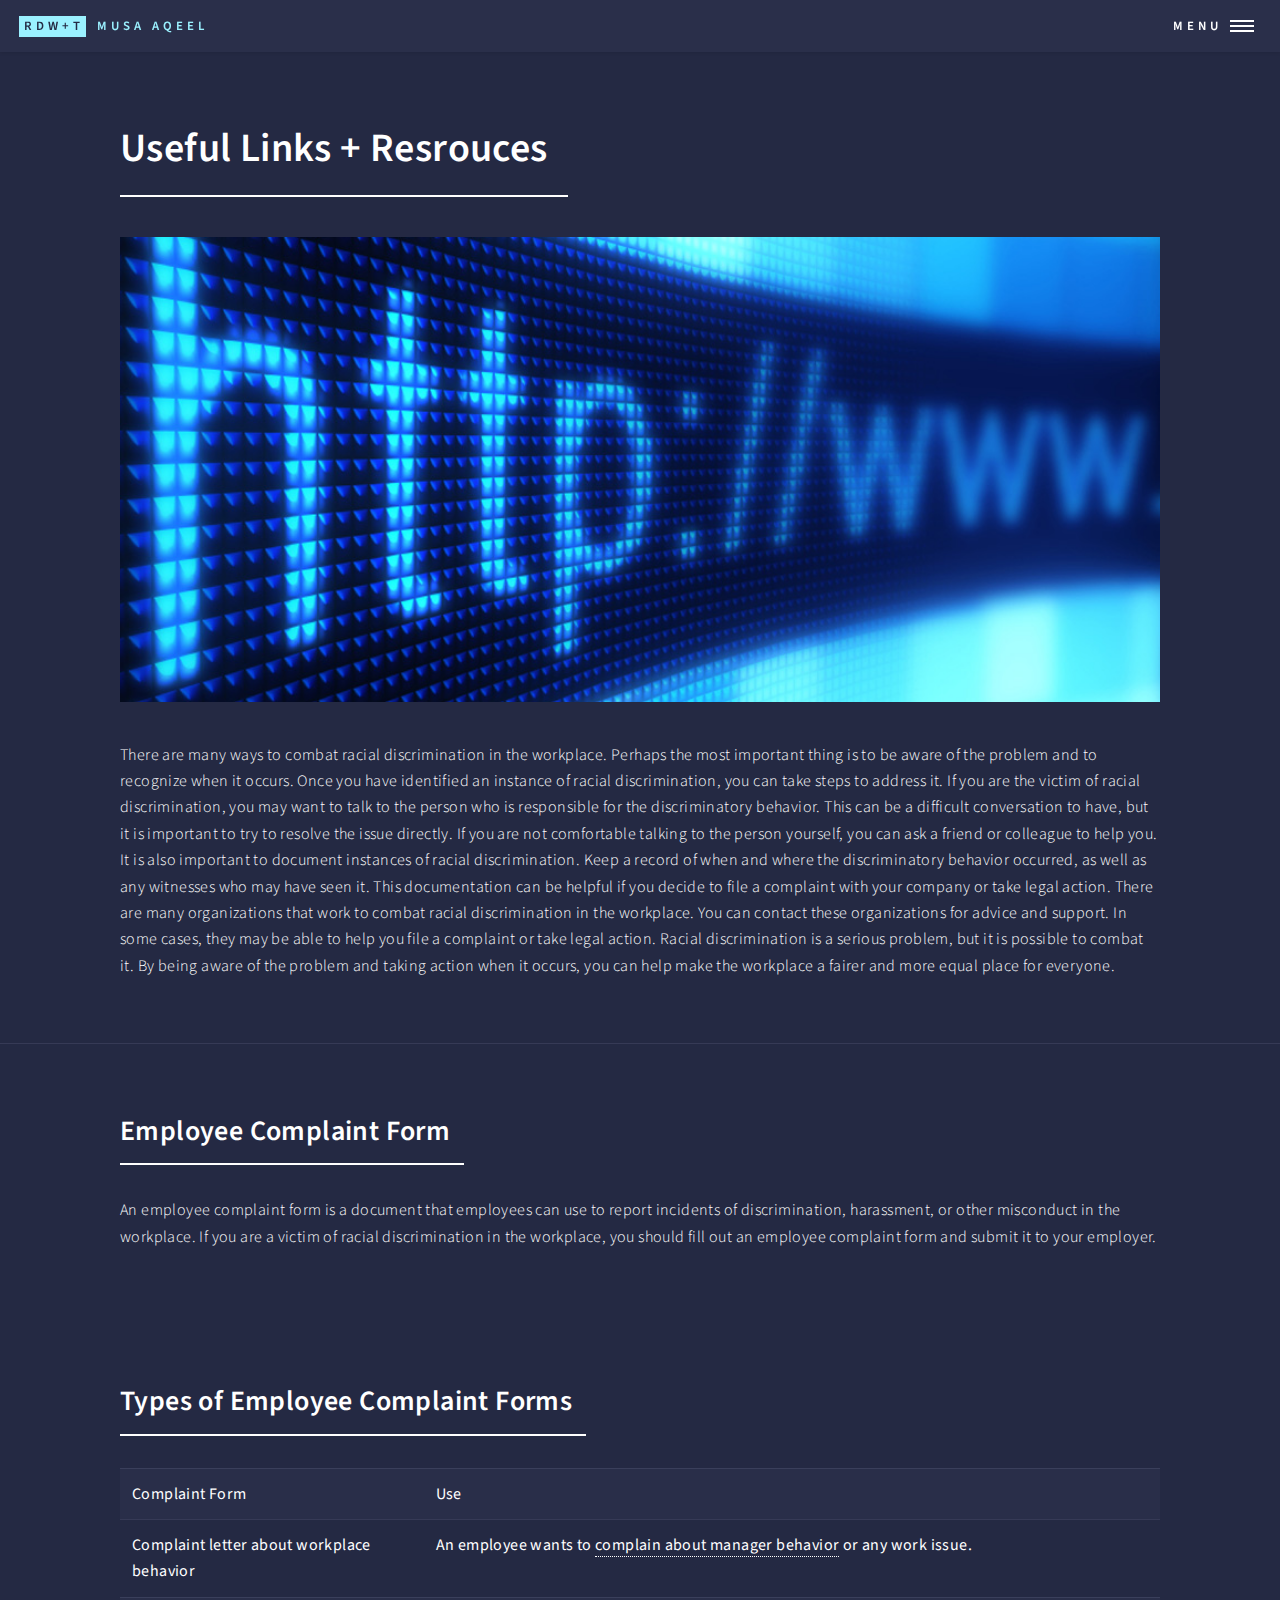
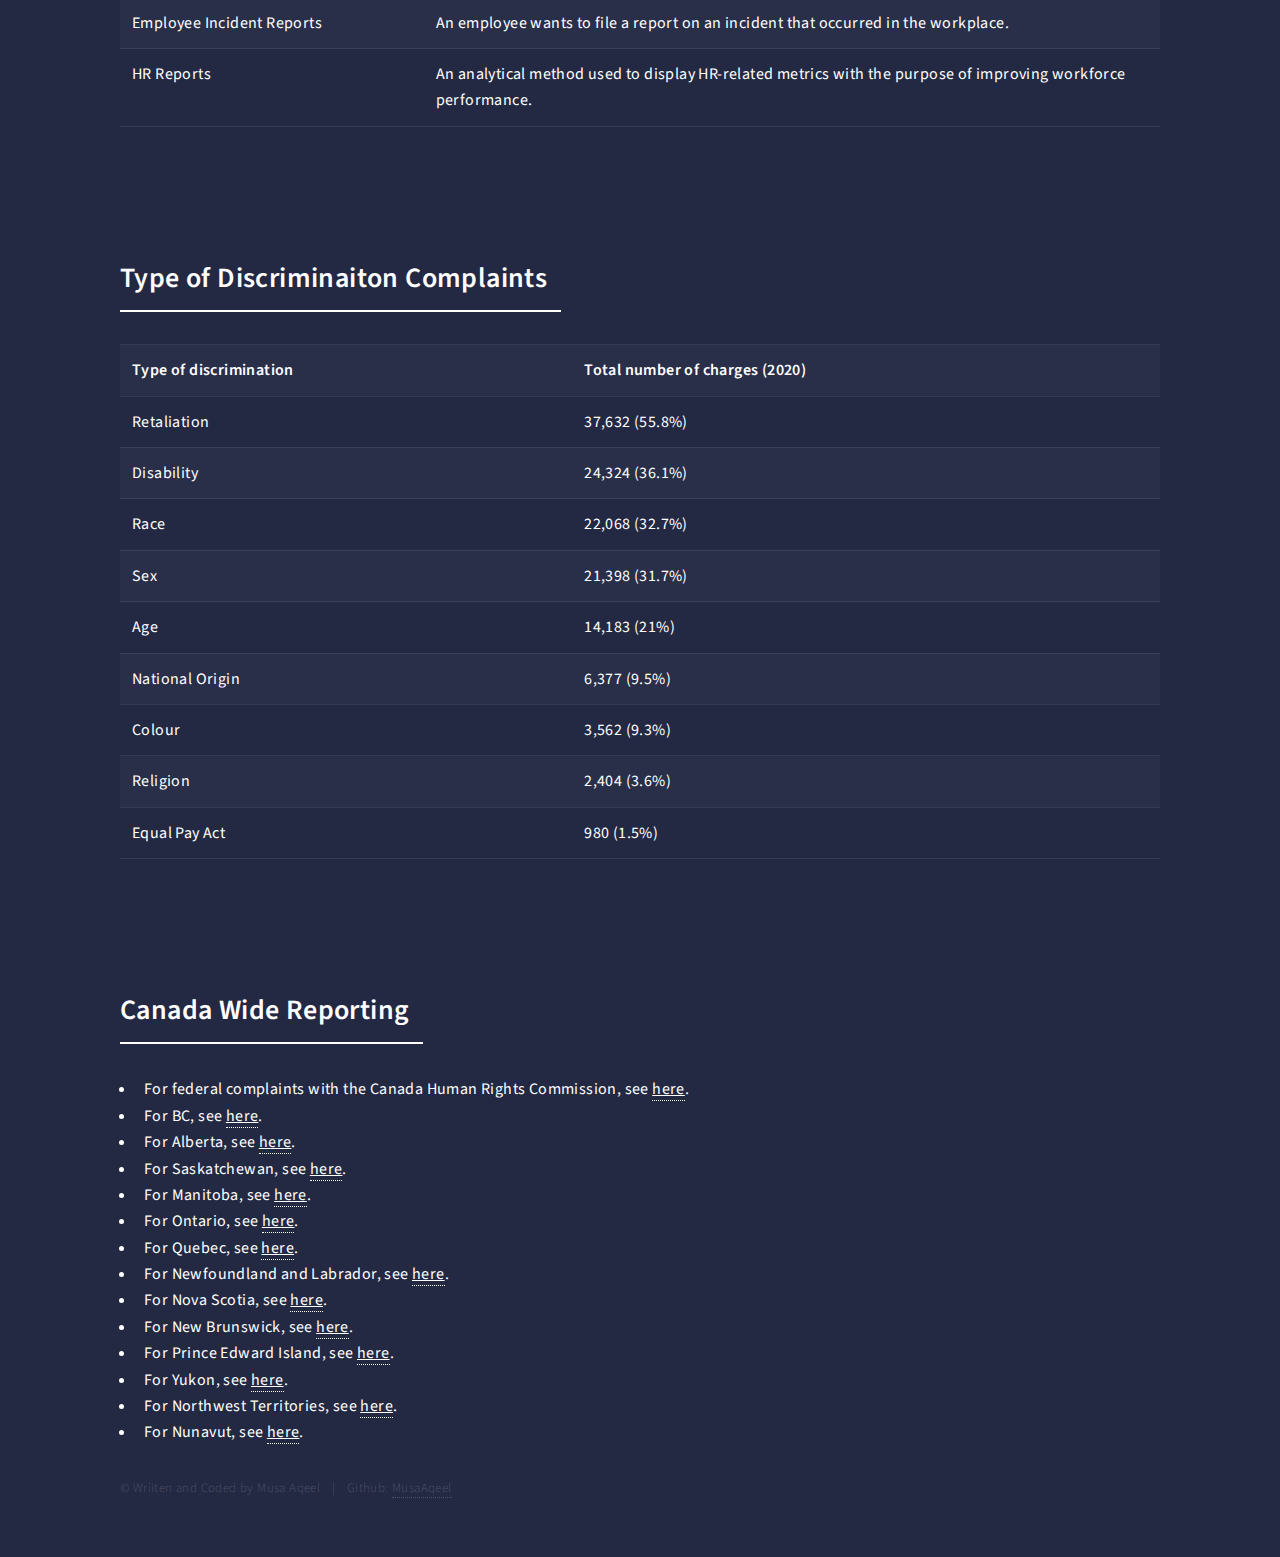
<file: RacialDiscriminationWebsite-main/usefulLinks.html>
<!DOCTYPE HTML>

<html>
	<head>
		<title>RDW+T by Musa Aqeel</title>
		<meta charset="utf-8" />
		<meta name="viewport" content="width=device-width, initial-scale=1, user-scalable=no" />
		<link rel="stylesheet" href="assets/css/main.css" />
		<noscript><link rel="stylesheet" href="assets/css/noscript.css" /></noscript>
	</head>
	<body class="is-preload">

		<!-- Wrapper -->
			<div id="wrapper">

				<!-- Header -->
					<header id="header">
						<a href="index.html" class="logo"><strong>RDW+T</strong> <span>Musa Aqeel</span></a>
						<nav>
							<a href="#menu">Menu</a>
						</nav>
					</header>

			<!-- Menu -->
				<!-- Menu -->
				<nav id="menu">
					<ul class="links">
						<li><a href="index.html">Home</a></li>
						<li><a href="mainIssue.html">Main Issue</a></li>
						<li><a href="TechIndustry.html">Tech Industry</a></li>
						<li><a href="quickFacts.html">Quick Facts + Legality</a></li>
						<li><a href="globalLens.html">Global Lens</a></li>
						<li><a href="usefulLinks.html">Links + Resrouces</a></li>
						<li><a href="weDo.html">What Can We Do?</a></li>

						</ul>
						<ul class="actions stacked">


						</ul>
					</nav>

				<!-- Main -->
					<div id="main" class="alt">

						<!-- One -->
							<section id="one">
								<div class="inner">
									<header class="major">
										<h1>Useful Links + Resrouces</h1>
									</header>
									<span class="image main"><img src="images/usefulLink2.jpg" alt="" /></span>
							<p>There are many ways to combat racial discrimination in the workplace. Perhaps the most important thing is to be aware of the problem and to recognize when it occurs. Once you have identified an instance of racial discrimination, you can take steps to address it.

								If you are the victim of racial discrimination, you may want to talk to the person who is responsible for the discriminatory behavior. This can be a difficult conversation to have, but it is important to try to resolve the issue directly. If you are not comfortable talking to the person yourself, you can ask a friend or colleague to help you.
								
								It is also important to document instances of racial discrimination. Keep a record of when and where the discriminatory behavior occurred, as well as any witnesses who may have seen it. This documentation can be helpful if you decide to file a complaint with your company or take legal action.
								
								There are many organizations that work to combat racial discrimination in the workplace. You can contact these organizations for advice and support. In some cases, they may be able to help you file a complaint or take legal action.
								
								Racial discrimination is a serious problem, but it is possible to combat it. By being aware of the problem and taking action when it occurs, you can help make the workplace a fairer and more equal place for everyone.</p>
								</div>
				
							</div>
						</section>
						<!-- Two -->
						<section id="one">
							<div class="inner">
								<header class="major">
									<h2>Employee Complaint Form</h2>
								</header>
							<p>
								An employee complaint form is a document that employees can use to report incidents of discrimination, harassment, or other misconduct in the workplace. If you are a victim of racial discrimination in the workplace, you should fill out an employee complaint form and submit it to your employer.</p>
									
							</div>
						</section>
						<!-- Two -->
						<section id="one">
							<div class="inner">
								<header class="major">
									<h2>Types of Employee Complaint Forms</h2>
								</header>
								<table><tbody><tr><td><span style="font-weight: 400;">Complaint Form</span></td><td><span style="font-weight: 400;">Use</span></td></tr><tr><td><span style="font-weight: 400;">Complaint letter about workplace behavior</span></td><td><span style="font-weight: 400;">An employee wants to </span><a href="https://donotpay.com/learn/sample-complaint-letter-about-manager-behaviour/"><span style="font-weight: 400;">complain about manager behavior</span></a><span style="font-weight: 400;"> or any work issue.</span></td></tr><tr><td><span style="font-weight: 400;">Employee Incident Reports</span></td><td><span style="font-weight: 400;">An employee wants to file a report on an incident that occurred in the workplace.</span></td></tr><tr><td><span style="font-weight: 400;">HR Reports</span></td><td><span style="font-weight: 400;">An analytical method used to display HR-related metrics with the purpose of improving workforce performance.</span></td></tr></tbody></table>
						

							</div>
						</section>
						<!-- Two -->
						<section id="one">
							<div class="inner">
								<header class="major">
									<h2>Type of Discriminaiton Complaints</h2>
								</header>
						
											
								<table><tbody><tr><td><strong>Type of discrimination&nbsp;</strong></td><td><strong>Total number of charges (2020)</strong></td></tr><tr><td><span style="font-weight: 400;">Retaliation</span></td><td><span style="font-weight: 400;">37,632 (55.8%)</span></td></tr><tr><td><span style="font-weight: 400;">Disability</span></td><td><span style="font-weight: 400;">24,324 (36.1%)</span></td></tr><tr><td><span style="font-weight: 400;">Race</span></td><td><span style="font-weight: 400;">22,068 (32.7%)</span></td></tr><tr><td><span style="font-weight: 400;">Sex</span></td><td><span style="font-weight: 400;">21,398 (31.7%)</span></td></tr><tr><td><span style="font-weight: 400;">Age</span></td><td><span style="font-weight: 400;">14,183 (21%)</span></td></tr><tr><td><span style="font-weight: 400;">National Origin</span></td><td><span style="font-weight: 400;">6,377 (9.5%)</span></td></tr><tr><td><span style="font-weight: 400;">Colour</span></td><td><span style="font-weight: 400;">3,562 (9.3%)</span></td></tr><tr><td><span style="font-weight: 400;">Religion&nbsp;</span></td><td><span style="font-weight: 400;">2,404 (3.6%)</span></td></tr><tr><td><span style="font-weight: 400;">Equal Pay Act</span></td><td><span style="font-weight: 400;">980 (1.5%)</span></td></tr></tbody></table>
								
							</div>
						</section>
						<!-- Two -->
						<section id="one">
							<div class="inner">
								<header class="major">
									<h2>Canada Wide Reporting</h2>
								</header>
						
							
								<ul>
									<li style="font-weight: 400;" aria-level="1"><span style="font-weight: 400;">For federal complaints with the Canada Human Rights Commission, see </span><a href="https://www.chrc-ccdp.gc.ca/en/complaints/make-a-complaint"><span style="font-weight: 400; text-decoration: underline;">here</span></a><span style="font-weight: 400;">.</span></li>
									<li style="font-weight: 400;" aria-level="1"><span style="font-weight: 400;">For BC, see </span><a href="https://www2.gov.bc.ca/gov/content/governments/multiculturalism-anti-racism/anti-racism/antiracismfaq"><span style="font-weight: 400; text-decoration: underline;">here</span></a><span style="font-weight: 400;">.</span></li>
									<li style="font-weight: 400;" aria-level="1"><span style="font-weight: 400;">For Alberta, see </span><a href="https://albertahumanrights.ab.ca/publications/bulletins_sheets_booklets/sheets/hr_and_employment/Pages/harassment.aspx"><span style="font-weight: 400; text-decoration: underline;">here</span></a><span style="font-weight: 400;">.</span></li>
									<li style="font-weight: 400;" aria-level="1"><span style="font-weight: 400;">For Saskatchewan, see </span><a href="https://saskatchewanhumanrights.ca/filing-a-complaint/"><span style="font-weight: 400; text-decoration: underline;">here</span></a><span style="font-weight: 400;">.&nbsp;</span></li>
									<li style="font-weight: 400;" aria-level="1"><span style="font-weight: 400;">For Manitoba, see </span><a href="http://www.manitobahumanrights.ca/v1/education-resources/resources/fact-sheet-pages/fact-sheet-harassment.html"><span style="font-weight: 400; text-decoration: underline;">here</span></a><span style="font-weight: 400;">.</span></li>
									<li style="font-weight: 400;" aria-level="1"><span style="font-weight: 400;">For Ontario, see </span><a href="https://www.ohrc.on.ca/en/racial-discrimination-brochure"><span style="font-weight: 400; text-decoration: underline;">here</span></a><span style="font-weight: 400;">.</span></li>
									<li style="font-weight: 400;" aria-level="1"><span style="font-weight: 400;">For Quebec, see </span><a href="https://www.cdpdj.qc.ca/en/file-a-complaint/i-want-to/file-complaint-discrimination-or-harassment"><span style="font-weight: 400; text-decoration: underline;">here</span></a><span style="font-weight: 400;">.</span></li>
									<li style="font-weight: 400;" aria-level="1"><span style="font-weight: 400;">For Newfoundland and Labrador, see </span><a href="https://www.gov.nl.ca/exec/tbs/working-with-us/harassment-free-workplace/"><span style="font-weight: 400; text-decoration: underline;">here</span></a><span style="font-weight: 400;">.</span></li>
									<li style="font-weight: 400;" aria-level="1"><span style="font-weight: 400;">For Nova Scotia, see </span><a href="https://humanrights.novascotia.ca/DR-FAQ#1"><span style="font-weight: 400; text-decoration: underline;">here</span></a><span style="font-weight: 400;">.</span></li>
									<li style="font-weight: 400;" aria-level="1"><span style="font-weight: 400;">For New Brunswick, see </span><a href="https://www2.gnb.ca/content/gnb/en/departments/nbhrc/human-rights-act/act-explained.html"><span style="font-weight: 400; text-decoration: underline;">here</span></a><span style="font-weight: 400;">.</span></li>
									<li style="font-weight: 400;" aria-level="1"><span style="font-weight: 400;">For Prince Edward Island, see </span><a href="https://www.princeedwardisland.ca/en/information/economic-growth-tourism-and-culture/employment-standards-in-pei"><span style="font-weight: 400; text-decoration: underline;">here</span></a><span style="font-weight: 400;">.</span></li>
									<li style="font-weight: 400;" aria-level="1"><span style="font-weight: 400;">For Yukon, see </span><a href="https://yukonhumanrights.ca/human-rights-complaints/"><span style="font-weight: 400; text-decoration: underline;">here</span></a><span style="font-weight: 400;">.</span></li>
									<li style="font-weight: 400;" aria-level="1"><span style="font-weight: 400;">For Northwest Territories, see </span><a style="text-decoration: underline;" href="https://nwthumanrights.ca/your-rights/harassment/"><span style="font-weight: 400; text-decoration: underline;">here</span></a><span style="font-weight: 400;">.</span></li>
									<li style="font-weight: 400;" aria-level="1">For Nunavut, see <a style="text-decoration: underline;" href="http://www.nhrt.ca/english/general_information">here</a><span style="font-weight: 400;">.</span></li>
									</ul>
				<!-- Footer -->
				<footer id="footer">
					<div class="inner">

						<ul class="copyright">
							<li>&copy; Wriiten and Coded by Musa Aqeel</li><li>Github: <a href="https://github.com/MusaAqeel">MusaAqeel</a></li>
						</ul>
					</div>
				</footer>

		</div>

		<!-- Scripts -->
			<script src="assets/js/jquery.min.js"></script>
			<script src="assets/js/jquery.scrolly.min.js"></script>
			<script src="assets/js/jquery.scrollex.min.js"></script>
			<script src="assets/js/browser.min.js"></script>
			<script src="assets/js/breakpoints.min.js"></script>
			<script src="assets/js/util.js"></script>
			<script src="assets/js/main.js"></script>

	</body>
</html>
</file>
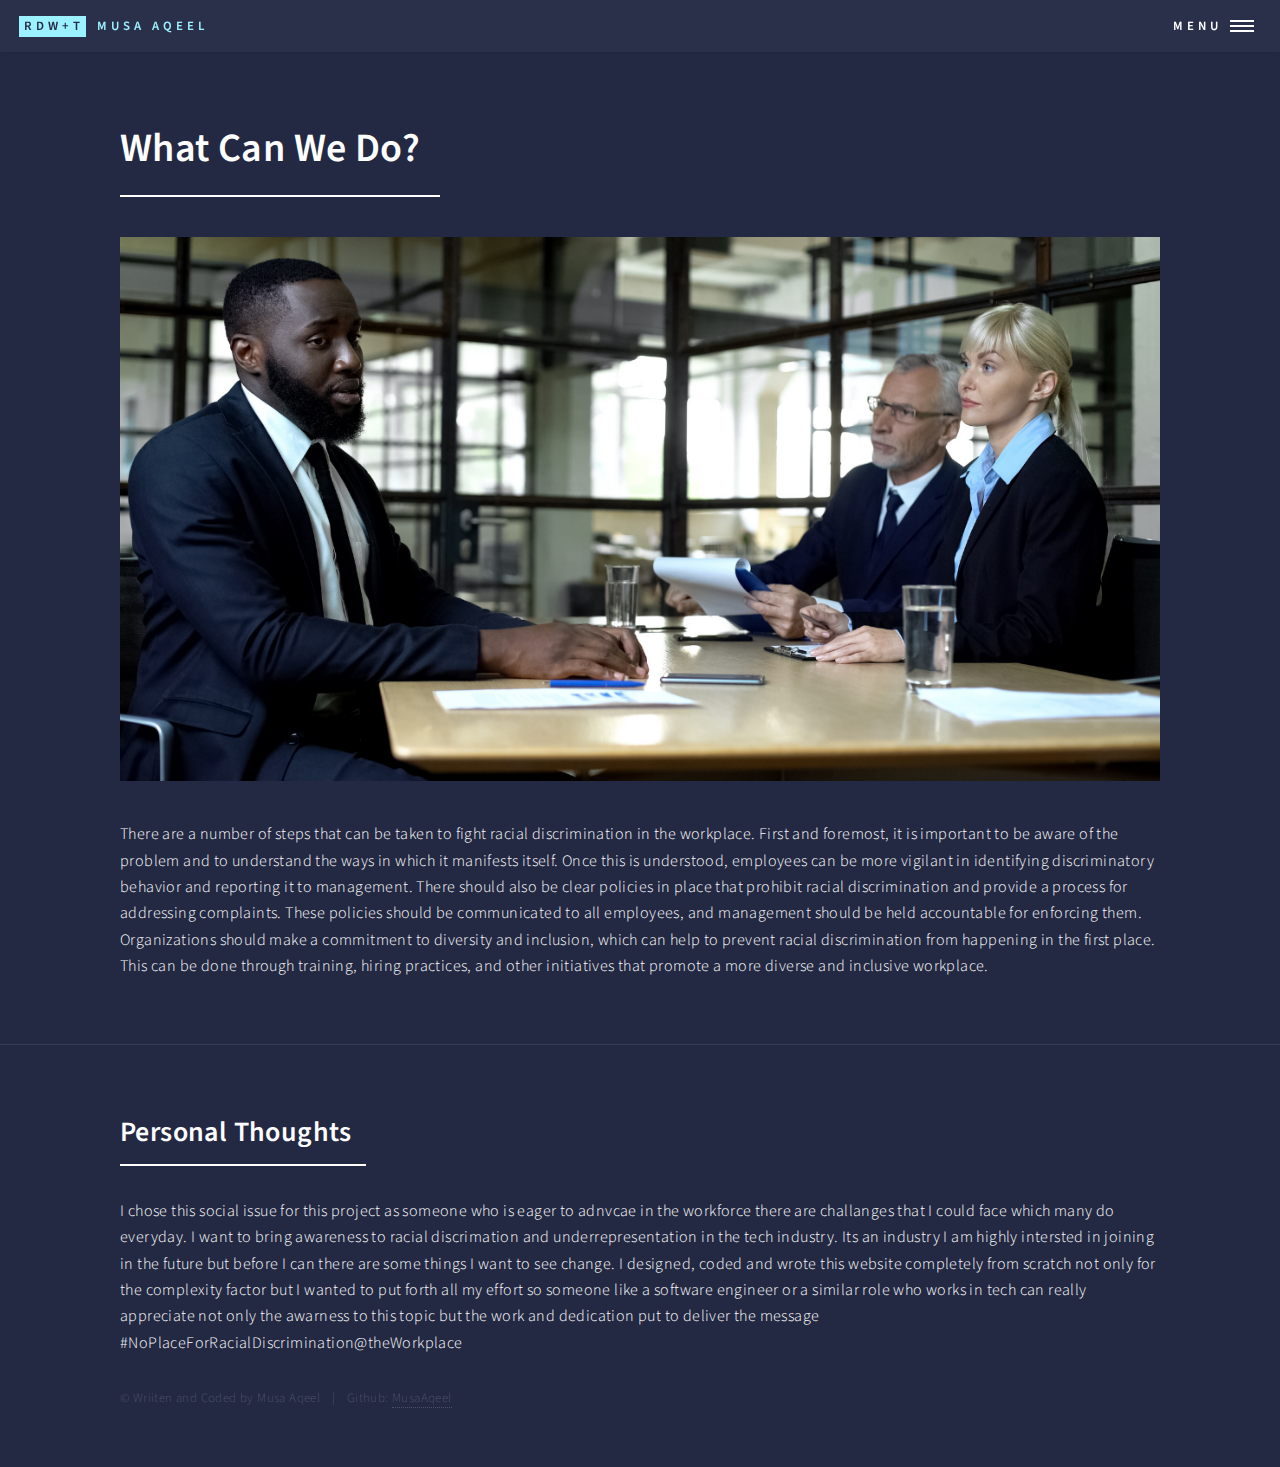
<file: RacialDiscriminationWebsite-main/weDo.html>
<!DOCTYPE HTML>

<html>
	<head>
		<title>RDW+T by Musa Aqeel</title>
		<meta charset="utf-8" />
		<meta name="viewport" content="width=device-width, initial-scale=1, user-scalable=no" />
		<link rel="stylesheet" href="assets/css/main.css" />
		<noscript><link rel="stylesheet" href="assets/css/noscript.css" /></noscript>
	</head>
	<body class="is-preload">

		<!-- Wrapper -->
			<div id="wrapper">

				<!-- Header -->
					<header id="header">
						<a href="index.html" class="logo"><strong>RDW+T</strong> <span>Musa Aqeel</span></a>
						<nav>
							<a href="#menu">Menu</a>
						</nav>
					</header>

			<!-- Menu -->
				<!-- Menu -->
				<nav id="menu">
					<ul class="links">
						<li><a href="index.html">Home</a></li>
						<li><a href="mainIssue.html">Main Issue</a></li>
						<li><a href="TechIndustry.html">Tech Industry</a></li>
						<li><a href="quickFacts.html">Quick Facts + Legality</a></li>
						<li><a href="globalLens.html">Global Lens</a></li>
						<li><a href="usefulLinks.html">Links + Resrouces</a></li>
						<li><a href="weDo.html">What Can We Do?</a></li>
						</ul>
						<ul class="actions stacked">


						</ul>
					</nav>

				<!-- Main -->
					<div id="main" class="alt">

						<!-- One -->
							<section id="one">
								<div class="inner">
									<header class="major">
										<h1>What Can We Do?</h1>
									</header>
									<span class="image main"><img src="images/rdwp.png" alt="" /></span>
									<p>There are a number of steps that can be taken to fight racial discrimination in the workplace. First and foremost, it is important to be aware of the problem and to understand the ways in which it manifests itself. Once this is understood, employees can be more vigilant in identifying discriminatory behavior and reporting it to management.

										There should also be clear policies in place that prohibit racial discrimination and provide a process for addressing complaints. These policies should be communicated to all employees, and management should be held accountable for enforcing them.
										
										Organizations should make a commitment to diversity and inclusion, which can help to prevent racial discrimination from happening in the first place. This can be done through training, hiring practices, and other initiatives that promote a more diverse and inclusive workplace.</p>
								</div>
							</section>

					
				</div>
			</section>
			<!-- Two -->
			<section id="one">
				<div class="inner">
					<header class="major">
						<h2>Personal Thoughts</h2>
					</header>
					<p>I chose this social issue for this project as someone who is eager to adnvcae in the workforce there are challanges that I could face which many do everyday. I want to bring awareness to racial discrimation and underrepresentation in the tech industry. Its an industry I am highly intersted in joining in the future but before I can there are some things I want to see change. I designed, coded and wrote this website completely from scratch not only for the complexity factor but I wanted to put forth all my effort so someone like a software engineer or a similar role who works in tech can really appreciate not only the awarness to this topic but the work and dedication put to deliver the message #NoPlaceForRacialDiscrimination@theWorkplace</p>
								
				



				<!-- Footer -->
				<footer id="footer">
					<div class="inner">

						<ul class="copyright">
							<li>&copy; Wriiten and Coded by Musa Aqeel</li><li>Github: <a href="https://github.com/MusaAqeel">MusaAqeel</a></li>
						</ul>
					</div>
				</footer>

		</div>

		<!-- Scripts -->
			<script src="assets/js/jquery.min.js"></script>
			<script src="assets/js/jquery.scrolly.min.js"></script>
			<script src="assets/js/jquery.scrollex.min.js"></script>
			<script src="assets/js/browser.min.js"></script>
			<script src="assets/js/breakpoints.min.js"></script>
			<script src="assets/js/util.js"></script>
			<script src="assets/js/main.js"></script>

	</body>
</html>
</file>
<file: assets/css/noscript.css>
/*
	Forty by HTML5 UP
	html5up.net | @ajlkn
	Free for personal and commercial use under the CCA 3.0 license (html5up.net/license)
*/

/* Banner */

	body.is-preload #banner:after {
		opacity: 0.85;
	}

	body.is-preload #banner > .inner {
		-moz-filter: none;
		-webkit-filter: none;
		-ms-filter: none;
		filter: none;
		-moz-transform: none;
		-webkit-transform: none;
		-ms-transform: none;
		transform: none;
		opacity: 1;
	}
</file>
<file: RacialDiscriminationWebsite-main/assets/css/noscript.css>
/*
	Forty by HTML5 UP
	html5up.net | @ajlkn
	Free for personal and commercial use under the CCA 3.0 license (html5up.net/license)
*/

/* Banner */

	body.is-preload #banner:after {
		opacity: 0.85;
	}

	body.is-preload #banner > .inner {
		-moz-filter: none;
		-webkit-filter: none;
		-ms-filter: none;
		filter: none;
		-moz-transform: none;
		-webkit-transform: none;
		-ms-transform: none;
		transform: none;
		opacity: 1;
	}
</file>
<file: assets/css/main.css>
@import url(fontawesome-all.min.css);
@import url(prettify-desert.css);
@import url("https://fonts.googleapis.com/css?family=Source+Sans+Pro:300,300italic,600,600italic");



html, body, div, span, applet, object,
iframe, h1, h2, h3, h4, h5, h6, p, blockquote,
pre, a, abbr, acronym, address, big, cite,
code, del, dfn, em, img, ins, kbd, q, s, samp,
small, strike, strong, sub, sup, tt, var, b,
u, i, center, dl, dt, dd, ol, ul, li, fieldset,
form, label, legend, table, caption, tbody,
tfoot, thead, tr, th, td, article, aside,
canvas, details, embed, figure, figcaption,
footer, header, hgroup, menu, nav, output, ruby,
section, summary, time, mark, audio, video {
	margin: 0;
	padding: 0;
	border: 0;
	font-size: 100%;
	font: inherit;
	vertical-align: baseline;}

article, aside, details, figcaption, figure,
footer, header, hgroup, menu, nav, section {
	display: block;}

image2 {
	height: 60%;
	width: 60%;

}

img {
	display:block;
	margin-left: auto;
	margin-right: auto;
	margin-top: 25px;
	margin-bottom: 25;
}

image2::after{
	content: "\a";
    white-space: pre;
}

.center {
	display: block;
	margin-left: auto;
	margin-right: auto;
	width: 50%;
  }

body {
	line-height: 1;
}

code {
	vertical-align: baseline;
}

p1::after {
	content: "\a";
    white-space: pre;

}

p1 {
	padding-left:100px;
    padding-top: 50;
}




p2::after {
	content: "\a";
    white-space: pre;

}

p2 {
	padding-left:200px;
	padding-top: ;
}




ol, ul {
	list-style: none;
}

blockquote, q {
	quotes: none;
}

	blockquote:before, blockquote:after, q:before, q:after {
		content: '';
		content: none;
	}

table {
	border-collapse: collapse;
	border-spacing: 0;
}

body {
	-webkit-text-size-adjust: none;
}

mark {
	background-color: transparent;
	color: inherit;
}

input::-moz-focus-inner {
	border: 0;
	padding: 0;
}

input, select, textarea {
	-moz-appearance: none;
	-webkit-appearance: none;
	-ms-appearance: none;
	appearance: none;
}

/* Basic */

	@-ms-viewport {
		width: device-width;
	}

	body {
		-ms-overflow-style: scrollbar;
	}

	@media screen and (max-width: 480px) {

		html, body {
			min-width: 320px;
		}

	}

	html {
		box-sizing: border-box;
	}

	*, *:before, *:after {
		box-sizing: inherit;
	}

	body {
		background: #242943;
	}

		body.is-preload *, body.is-preload *:before, body.is-preload *:after {
			-moz-animation: none !important;
			-webkit-animation: none !important;
			-ms-animation: none !important;
			animation: none !important;
			-moz-transition: none !important;
			-webkit-transition: none !important;
			-ms-transition: none !important;
			transition: none !important;
		}

/* Type */

	body, input, select, textarea {
		color: #ffffff;
		font-family: "Source Sans Pro", Helvetica, sans-serif;
		font-size: 17pt;
		font-weight: 300;
		letter-spacing: 0.025em;
		line-height: 1.65;
	}

		@media screen and (max-width: 1680px) {

			body, input, select, textarea {
				font-size: 14pt;
			}

		}

		@media screen and (max-width: 1280px) {

			body, input, select, textarea {
				font-size: 12pt;
			}

		}

		@media screen and (max-width: 360px) {

			body, input, select, textarea {
				font-size: 11pt;
			}

		}

	a {
		-moz-transition: color 0.2s ease-in-out, border-bottom-color 0.2s ease-in-out;
		-webkit-transition: color 0.2s ease-in-out, border-bottom-color 0.2s ease-in-out;
		-ms-transition: color 0.2s ease-in-out, border-bottom-color 0.2s ease-in-out;
		transition: color 0.2s ease-in-out, border-bottom-color 0.2s ease-in-out;
		border-bottom: dotted 1px;
		color: inherit;
		text-decoration: none;
	}

		a:hover {
			border-bottom-color: transparent;
			color: #9bf1ff !important;
		}

		a:active {
			color: #53e3fb !important;
		}

	strong, b {
		color: #ffffff;
		font-weight: 600;
	}

	em, i {
		font-style: italic;
	}

	p {
		margin: 0 0 2em 0;
	}

	h1, h2, h3, h4, h5, h6 {
		color: #ffffff;
		font-weight: 600;
		line-height: 1.65;
		margin: 0 0 1em 0;
	}

		h1 a, h2 a, h3 a, h4 a, h5 a, h6 a {
			color: inherit;
			border-bottom: 0;
		}

	h1 {
		font-size: 2.5em;
	}

	h2 {
		font-size: 1.75em;
	}

	h3 {
		font-size: 1.35em;
	}

	h4 {
		font-size: 1.1em;
	}

	h5 {
		font-size: 0.9em;
	}

	h6 {
		font-size: 0.7em;
	}

	@media screen and (max-width: 736px) {

		h1 {
			font-size: 2em;
		}

		h2 {
			font-size: 1.5em;
		}

		h3 {
			font-size: 1.25em;
		}

	}

	sub {
		font-size: 0.8em;
		position: relative;
		top: 0.5em;
	}

	sup {
		font-size: 0.8em;
		position: relative;
		top: -0.5em;
	}

	blockquote {
		border-left: solid 4px rgba(212, 212, 255, 0.1);
		font-style: italic;
		margin: 0 0 2em 0;
		padding: 0.5em 0 0.5em 2em;
	}

	code {
		background: rgba(212, 212, 255, 0.035);
		font-family: "Courier New", monospace;
		font-size: 0.9em;
		margin: 0 0.25em;
		padding: 0.25em 0.65em;
	}

	pre {
		-webkit-overflow-scrolling: touch;
		font-family: "Courier New", monospace;
		font-size: 0.9em;
		margin: 2em 10em;
	}

		pre code {
			display: block;
			line-height: 1.75;
			padding: 1em 1.5em;
			overflow-x: auto;
		}

	hr {
		border: 0;
		border-bottom: solid 1px rgba(212, 212, 255, 0.1);
		margin: 2em 0;
	}

		hr.major {
			margin: 3em 0;
		}

	.align-left {
		text-align: left;
	}

	.align-center {
		text-align: center;
	}

	.align-right {
		text-align: right;
	}

/* Row */

	.row {
		display: flex;
		flex-wrap: wrap;
		box-sizing: border-box;
		align-items: stretch;
	}

		.row > * {
			box-sizing: border-box;
		}

		.row.gtr-uniform > * > :last-child {
			margin-bottom: 0;
		}

		.row.aln-left {
			justify-content: flex-start;
		}

		.row.aln-center {
			justify-content: center;
		}

		.row.aln-right {
			justify-content: flex-end;
		}

		.row.aln-top {
			align-items: flex-start;
		}

		.row.aln-middle {
			align-items: center;
		}

		.row.aln-bottom {
			align-items: flex-end;
		}

		.row > .imp {
			order: -1;
		}

		.row > .col-1 {
			width: 8.33333%;
		}

		.row > .off-1 {
			margin-left: 8.33333%;
		}

		.row > .col-2 {
			width: 16.66667%;
		}

		.row > .off-2 {
			margin-left: 16.66667%;
		}

		.row > .col-3 {
			width: 25%;
		}

		.row > .off-3 {
			margin-left: 25%;
		}

		.row > .col-4 {
			width: 33.33333%;
		}

		.row > .off-4 {
			margin-left: 33.33333%;
		}

		.row > .col-5 {
			width: 41.66667%;
		}

		.row > .off-5 {
			margin-left: 41.66667%;
		}

		.row > .col-6 {
			width: 50%;
		}

		.row > .off-6 {
			margin-left: 50%;
		}

		.row > .col-7 {
			width: 58.33333%;
		}

		.row > .off-7 {
			margin-left: 58.33333%;
		}

		.row > .col-8 {
			width: 66.66667%;
		}

		.row > .off-8 {
			margin-left: 66.66667%;
		}

		.row > .col-9 {
			width: 75%;
		}

		.row > .off-9 {
			margin-left: 75%;
		}

		.row > .col-10 {
			width: 83.33333%;
		}

		.row > .off-10 {
			margin-left: 83.33333%;
		}

		.row > .col-11 {
			width: 91.66667%;
		}

		.row > .off-11 {
			margin-left: 91.66667%;
		}

		.row > .col-12 {
			width: 100%;
		}

		.row > .off-12 {
			margin-left: 100%;
		}

		.row.gtr-0 {
			margin-top: 0;
			margin-left: 0em;
		}

			.row.gtr-0 > * {
				padding: 0 0 0 0em;
			}

			.row.gtr-0.gtr-uniform {
				margin-top: 0em;
			}

				.row.gtr-0.gtr-uniform > * {
					padding-top: 0em;
				}

		.row.gtr-25 {
			margin-top: 0;
			margin-left: -0.5em;
		}

			.row.gtr-25 > * {
				padding: 0 0 0 0.5em;
			}

			.row.gtr-25.gtr-uniform {
				margin-top: -0.5em;
			}

				.row.gtr-25.gtr-uniform > * {
					padding-top: 0.5em;
				}

		.row.gtr-50 {
			margin-top: 0;
			margin-left: -1em;
		}

			.row.gtr-50 > * {
				padding: 0 0 0 1em;
			}

			.row.gtr-50.gtr-uniform {
				margin-top: -1em;
			}

				.row.gtr-50.gtr-uniform > * {
					padding-top: 1em;
				}

		.row {
			margin-top: 0;
			margin-left: -2em;
		}

			.row > * {
				padding: 0 0 0 2em;
			}

			.row.gtr-uniform {
				margin-top: -2em;
			}

				.row.gtr-uniform > * {
					padding-top: 2em;
				}

		.row.gtr-150 {
			margin-top: 0;
			margin-left: -3em;
		}

			.row.gtr-150 > * {
				padding: 0 0 0 3em;
			}

			.row.gtr-150.gtr-uniform {
				margin-top: -3em;
			}

				.row.gtr-150.gtr-uniform > * {
					padding-top: 3em;
				}

		.row.gtr-200 {
			margin-top: 0;
			margin-left: -4em;
		}

			.row.gtr-200 > * {
				padding: 0 0 0 4em;
			}

			.row.gtr-200.gtr-uniform {
				margin-top: -4em;
			}

				.row.gtr-200.gtr-uniform > * {
					padding-top: 4em;
				}

		@media screen and (max-width: 1680px) {

			.row {
				display: flex;
				flex-wrap: wrap;
				box-sizing: border-box;
				align-items: stretch;
			}

				.row > * {
					box-sizing: border-box;
				}

				.row.gtr-uniform > * > :last-child {
					margin-bottom: 0;
				}

				.row.aln-left {
					justify-content: flex-start;
				}

				.row.aln-center {
					justify-content: center;
				}

				.row.aln-right {
					justify-content: flex-end;
				}

				.row.aln-top {
					align-items: flex-start;
				}

				.row.aln-middle {
					align-items: center;
				}

				.row.aln-bottom {
					align-items: flex-end;
				}

				.row > .imp-xlarge {
					order: -1;
				}

				.row > .col-1-xlarge {
					width: 8.33333%;
				}

				.row > .off-1-xlarge {
					margin-left: 8.33333%;
				}

				.row > .col-2-xlarge {
					width: 16.66667%;
				}

				.row > .off-2-xlarge {
					margin-left: 16.66667%;
				}

				.row > .col-3-xlarge {
					width: 25%;
				}

				.row > .off-3-xlarge {
					margin-left: 25%;
				}

				.row > .col-4-xlarge {
					width: 33.33333%;
				}

				.row > .off-4-xlarge {
					margin-left: 33.33333%;
				}

				.row > .col-5-xlarge {
					width: 41.66667%;
				}

				.row > .off-5-xlarge {
					margin-left: 41.66667%;
				}

				.row > .col-6-xlarge {
					width: 50%;
				}

				.row > .off-6-xlarge {
					margin-left: 50%;
				}

				.row > .col-7-xlarge {
					width: 58.33333%;
				}

				.row > .off-7-xlarge {
					margin-left: 58.33333%;
				}

				.row > .col-8-xlarge {
					width: 66.66667%;
				}

				.row > .off-8-xlarge {
					margin-left: 66.66667%;
				}

				.row > .col-9-xlarge {
					width: 75%;
				}

				.row > .off-9-xlarge {
					margin-left: 75%;
				}

				.row > .col-10-xlarge {
					width: 83.33333%;
				}

				.row > .off-10-xlarge {
					margin-left: 83.33333%;
				}

				.row > .col-11-xlarge {
					width: 91.66667%;
				}

				.row > .off-11-xlarge {
					margin-left: 91.66667%;
				}

				.row > .col-12-xlarge {
					width: 100%;
				}

				.row > .off-12-xlarge {
					margin-left: 100%;
				}

				.row.gtr-0 {
					margin-top: 0;
					margin-left: 0em;
				}

					.row.gtr-0 > * {
						padding: 0 0 0 0em;
					}

					.row.gtr-0.gtr-uniform {
						margin-top: 0em;
					}

						.row.gtr-0.gtr-uniform > * {
							padding-top: 0em;
						}

				.row.gtr-25 {
					margin-top: 0;
					margin-left: -0.5em;
				}

					.row.gtr-25 > * {
						padding: 0 0 0 0.5em;
					}

					.row.gtr-25.gtr-uniform {
						margin-top: -0.5em;
					}

						.row.gtr-25.gtr-uniform > * {
							padding-top: 0.5em;
						}

				.row.gtr-50 {
					margin-top: 0;
					margin-left: -1em;
				}

					.row.gtr-50 > * {
						padding: 0 0 0 1em;
					}

					.row.gtr-50.gtr-uniform {
						margin-top: -1em;
					}

						.row.gtr-50.gtr-uniform > * {
							padding-top: 1em;
						}

				.row {
					margin-top: 0;
					margin-left: -2em;
				}

					.row > * {
						padding: 0 0 0 2em;
					}

					.row.gtr-uniform {
						margin-top: -2em;
					}

						.row.gtr-uniform > * {
							padding-top: 2em;
						}

				.row.gtr-150 {
					margin-top: 0;
					margin-left: -3em;
				}

					.row.gtr-150 > * {
						padding: 0 0 0 3em;
					}

					.row.gtr-150.gtr-uniform {
						margin-top: -3em;
					}

						.row.gtr-150.gtr-uniform > * {
							padding-top: 3em;
						}

				.row.gtr-200 {
					margin-top: 0;
					margin-left: -4em;
				}

					.row.gtr-200 > * {
						padding: 0 0 0 4em;
					}

					.row.gtr-200.gtr-uniform {
						margin-top: -4em;
					}

						.row.gtr-200.gtr-uniform > * {
							padding-top: 4em;
						}

		}

		@media screen and (max-width: 1280px) {

			.row {
				display: flex;
				flex-wrap: wrap;
				box-sizing: border-box;
				align-items: stretch;
			}

				.row > * {
					box-sizing: border-box;
				}

				.row.gtr-uniform > * > :last-child {
					margin-bottom: 0;
				}

				.row.aln-left {
					justify-content: flex-start;
				}

				.row.aln-center {
					justify-content: center;
				}

				.row.aln-right {
					justify-content: flex-end;
				}

				.row.aln-top {
					align-items: flex-start;
				}

				.row.aln-middle {
					align-items: center;
				}

				.row.aln-bottom {
					align-items: flex-end;
				}

				.row > .imp-large {
					order: -1;
				}

				.row > .col-1-large {
					width: 8.33333%;
				}

				.row > .off-1-large {
					margin-left: 8.33333%;
				}

				.row > .col-2-large {
					width: 16.66667%;
				}

				.row > .off-2-large {
					margin-left: 16.66667%;
				}

				.row > .col-3-large {
					width: 25%;
				}

				.row > .off-3-large {
					margin-left: 25%;
				}

				.row > .col-4-large {
					width: 33.33333%;
				}

				.row > .off-4-large {
					margin-left: 33.33333%;
				}

				.row > .col-5-large {
					width: 41.66667%;
				}

				.row > .off-5-large {
					margin-left: 41.66667%;
				}

				.row > .col-6-large {
					width: 50%;
				}

				.row > .off-6-large {
					margin-left: 50%;
				}

				.row > .col-7-large {
					width: 58.33333%;
				}

				.row > .off-7-large {
					margin-left: 58.33333%;
				}

				.row > .col-8-large {
					width: 66.66667%;
				}

				.row > .off-8-large {
					margin-left: 66.66667%;
				}

				.row > .col-9-large {
					width: 75%;
				}

				.row > .off-9-large {
					margin-left: 75%;
				}

				.row > .col-10-large {
					width: 83.33333%;
				}

				.row > .off-10-large {
					margin-left: 83.33333%;
				}

				.row > .col-11-large {
					width: 91.66667%;
				}

				.row > .off-11-large {
					margin-left: 91.66667%;
				}

				.row > .col-12-large {
					width: 100%;
				}

				.row > .off-12-large {
					margin-left: 100%;
				}

				.row.gtr-0 {
					margin-top: 0;
					margin-left: 0em;
				}

					.row.gtr-0 > * {
						padding: 0 0 0 0em;
					}

					.row.gtr-0.gtr-uniform {
						margin-top: 0em;
					}

						.row.gtr-0.gtr-uniform > * {
							padding-top: 0em;
						}

				.row.gtr-25 {
					margin-top: 0;
					margin-left: -0.375em;
				}

					.row.gtr-25 > * {
						padding: 0 0 0 0.375em;
					}

					.row.gtr-25.gtr-uniform {
						margin-top: -0.375em;
					}

						.row.gtr-25.gtr-uniform > * {
							padding-top: 0.375em;
						}

				.row.gtr-50 {
					margin-top: 0;
					margin-left: -0.75em;
				}

					.row.gtr-50 > * {
						padding: 0 0 0 0.75em;
					}

					.row.gtr-50.gtr-uniform {
						margin-top: -0.75em;
					}

						.row.gtr-50.gtr-uniform > * {
							padding-top: 0.75em;
						}

				.row {
					margin-top: 0;
					margin-left: -1.5em;
				}

					.row > * {
						padding: 0 0 0 1.5em;
					}

					.row.gtr-uniform {
						margin-top: -1.5em;
					}

						.row.gtr-uniform > * {
							padding-top: 1.5em;
						}

				.row.gtr-150 {
					margin-top: 0;
					margin-left: -2.25em;
				}

					.row.gtr-150 > * {
						padding: 0 0 0 2.25em;
					}

					.row.gtr-150.gtr-uniform {
						margin-top: -2.25em;
					}

						.row.gtr-150.gtr-uniform > * {
							padding-top: 2.25em;
						}

				.row.gtr-200 {
					margin-top: 0;
					margin-left: -3em;
				}

					.row.gtr-200 > * {
						padding: 0 0 0 3em;
					}

					.row.gtr-200.gtr-uniform {
						margin-top: -3em;
					}

						.row.gtr-200.gtr-uniform > * {
							padding-top: 3em;
						}

		}

		@media screen and (max-width: 980px) {

			.row {
				display: flex;
				flex-wrap: wrap;
				box-sizing: border-box;
				align-items: stretch;
			}

				.row > * {
					box-sizing: border-box;
				}

				.row.gtr-uniform > * > :last-child {
					margin-bottom: 0;
				}

				.row.aln-left {
					justify-content: flex-start;
				}

				.row.aln-center {
					justify-content: center;
				}

				.row.aln-right {
					justify-content: flex-end;
				}

				.row.aln-top {
					align-items: flex-start;
				}

				.row.aln-middle {
					align-items: center;
				}

				.row.aln-bottom {
					align-items: flex-end;
				}

				.row > .imp-medium {
					order: -1;
				}

				.row > .col-1-medium {
					width: 8.33333%;
				}

				.row > .off-1-medium {
					margin-left: 8.33333%;
				}

				.row > .col-2-medium {
					width: 16.66667%;
				}

				.row > .off-2-medium {
					margin-left: 16.66667%;
				}

				.row > .col-3-medium {
					width: 25%;
				}

				.row > .off-3-medium {
					margin-left: 25%;
				}

				.row > .col-4-medium {
					width: 33.33333%;
				}

				.row > .off-4-medium {
					margin-left: 33.33333%;
				}

				.row > .col-5-medium {
					width: 41.66667%;
				}

				.row > .off-5-medium {
					margin-left: 41.66667%;
				}

				.row > .col-6-medium {
					width: 50%;
				}

				.row > .off-6-medium {
					margin-left: 50%;
				}

				.row > .col-7-medium {
					width: 58.33333%;
				}

				.row > .off-7-medium {
					margin-left: 58.33333%;
				}

				.row > .col-8-medium {
					width: 66.66667%;
				}

				.row > .off-8-medium {
					margin-left: 66.66667%;
				}

				.row > .col-9-medium {
					width: 75%;
				}

				.row > .off-9-medium {
					margin-left: 75%;
				}

				.row > .col-10-medium {
					width: 83.33333%;
				}

				.row > .off-10-medium {
					margin-left: 83.33333%;
				}

				.row > .col-11-medium {
					width: 91.66667%;
				}

				.row > .off-11-medium {
					margin-left: 91.66667%;
				}

				.row > .col-12-medium {
					width: 100%;
				}

				.row > .off-12-medium {
					margin-left: 100%;
				}

				.row.gtr-0 {
					margin-top: 0;
					margin-left: 0em;
				}

					.row.gtr-0 > * {
						padding: 0 0 0 0em;
					}

					.row.gtr-0.gtr-uniform {
						margin-top: 0em;
					}

						.row.gtr-0.gtr-uniform > * {
							padding-top: 0em;
						}

				.row.gtr-25 {
					margin-top: 0;
					margin-left: -0.375em;
				}

					.row.gtr-25 > * {
						padding: 0 0 0 0.375em;
					}

					.row.gtr-25.gtr-uniform {
						margin-top: -0.375em;
					}

						.row.gtr-25.gtr-uniform > * {
							padding-top: 0.375em;
						}

				.row.gtr-50 {
					margin-top: 0;
					margin-left: -0.75em;
				}

					.row.gtr-50 > * {
						padding: 0 0 0 0.75em;
					}

					.row.gtr-50.gtr-uniform {
						margin-top: -0.75em;
					}

						.row.gtr-50.gtr-uniform > * {
							padding-top: 0.75em;
						}

				.row {
					margin-top: 0;
					margin-left: -1.5em;
				}

					.row > * {
						padding: 0 0 0 1.5em;
					}

					.row.gtr-uniform {
						margin-top: -1.5em;
					}

						.row.gtr-uniform > * {
							padding-top: 1.5em;
						}

				.row.gtr-150 {
					margin-top: 0;
					margin-left: -2.25em;
				}

					.row.gtr-150 > * {
						padding: 0 0 0 2.25em;
					}

					.row.gtr-150.gtr-uniform {
						margin-top: -2.25em;
					}

						.row.gtr-150.gtr-uniform > * {
							padding-top: 2.25em;
						}

				.row.gtr-200 {
					margin-top: 0;
					margin-left: -3em;
				}

					.row.gtr-200 > * {
						padding: 0 0 0 3em;
					}

					.row.gtr-200.gtr-uniform {
						margin-top: -3em;
					}

						.row.gtr-200.gtr-uniform > * {
							padding-top: 3em;
						}

		}

		@media screen and (max-width: 736px) {

			.row {
				display: flex;
				flex-wrap: wrap;
				box-sizing: border-box;
				align-items: stretch;
			}

				.row > * {
					box-sizing: border-box;
				}

				.row.gtr-uniform > * > :last-child {
					margin-bottom: 0;
				}

				.row.aln-left {
					justify-content: flex-start;
				}

				.row.aln-center {
					justify-content: center;
				}

				.row.aln-right {
					justify-content: flex-end;
				}

				.row.aln-top {
					align-items: flex-start;
				}

				.row.aln-middle {
					align-items: center;
				}

				.row.aln-bottom {
					align-items: flex-end;
				}

				.row > .imp-small {
					order: -1;
				}

				.row > .col-1-small {
					width: 8.33333%;
				}

				.row > .off-1-small {
					margin-left: 8.33333%;
				}

				.row > .col-2-small {
					width: 16.66667%;
				}

				.row > .off-2-small {
					margin-left: 16.66667%;
				}

				.row > .col-3-small {
					width: 25%;
				}

				.row > .off-3-small {
					margin-left: 25%;
				}

				.row > .col-4-small {
					width: 33.33333%;
				}

				.row > .off-4-small {
					margin-left: 33.33333%;
				}

				.row > .col-5-small {
					width: 41.66667%;
				}

				.row > .off-5-small {
					margin-left: 41.66667%;
				}

				.row > .col-6-small {
					width: 50%;
				}

				.row > .off-6-small {
					margin-left: 50%;
				}

				.row > .col-7-small {
					width: 58.33333%;
				}

				.row > .off-7-small {
					margin-left: 58.33333%;
				}

				.row > .col-8-small {
					width: 66.66667%;
				}

				.row > .off-8-small {
					margin-left: 66.66667%;
				}

				.row > .col-9-small {
					width: 75%;
				}

				.row > .off-9-small {
					margin-left: 75%;
				}

				.row > .col-10-small {
					width: 83.33333%;
				}

				.row > .off-10-small {
					margin-left: 83.33333%;
				}

				.row > .col-11-small {
					width: 91.66667%;
				}

				.row > .off-11-small {
					margin-left: 91.66667%;
				}

				.row > .col-12-small {
					width: 100%;
				}

				.row > .off-12-small {
					margin-left: 100%;
				}

				.row.gtr-0 {
					margin-top: 0;
					margin-left: 0em;
				}

					.row.gtr-0 > * {
						padding: 0 0 0 0em;
					}

					.row.gtr-0.gtr-uniform {
						margin-top: 0em;
					}

						.row.gtr-0.gtr-uniform > * {
							padding-top: 0em;
						}

				.row.gtr-25 {
					margin-top: 0;
					margin-left: -0.3125em;
				}

					.row.gtr-25 > * {
						padding: 0 0 0 0.3125em;
					}

					.row.gtr-25.gtr-uniform {
						margin-top: -0.3125em;
					}

						.row.gtr-25.gtr-uniform > * {
							padding-top: 0.3125em;
						}

				.row.gtr-50 {
					margin-top: 0;
					margin-left: -0.625em;
				}

					.row.gtr-50 > * {
						padding: 0 0 0 0.625em;
					}

					.row.gtr-50.gtr-uniform {
						margin-top: -0.625em;
					}

						.row.gtr-50.gtr-uniform > * {
							padding-top: 0.625em;
						}

				.row {
					margin-top: 0;
					margin-left: -1.25em;
				}

					.row > * {
						padding: 0 0 0 1.25em;
					}

					.row.gtr-uniform {
						margin-top: -1.25em;
					}

						.row.gtr-uniform > * {
							padding-top: 1.25em;
						}

				.row.gtr-150 {
					margin-top: 0;
					margin-left: -1.875em;
				}

					.row.gtr-150 > * {
						padding: 0 0 0 1.875em;
					}

					.row.gtr-150.gtr-uniform {
						margin-top: -1.875em;
					}

						.row.gtr-150.gtr-uniform > * {
							padding-top: 1.875em;
						}

				.row.gtr-200 {
					margin-top: 0;
					margin-left: -2.5em;
				}

					.row.gtr-200 > * {
						padding: 0 0 0 2.5em;
					}

					.row.gtr-200.gtr-uniform {
						margin-top: -2.5em;
					}

						.row.gtr-200.gtr-uniform > * {
							padding-top: 2.5em;
						}

		}

		@media screen and (max-width: 480px) {

			.row {
				display: flex;
				flex-wrap: wrap;
				box-sizing: border-box;
				align-items: stretch;
			}

				.row > * {
					box-sizing: border-box;
				}

				.row.gtr-uniform > * > :last-child {
					margin-bottom: 0;
				}

				.row.aln-left {
					justify-content: flex-start;
				}

				.row.aln-center {
					justify-content: center;
				}

				.row.aln-right {
					justify-content: flex-end;
				}

				.row.aln-top {
					align-items: flex-start;
				}

				.row.aln-middle {
					align-items: center;
				}

				.row.aln-bottom {
					align-items: flex-end;
				}

				.row > .imp-xsmall {
					order: -1;
				}

				.row > .col-1-xsmall {
					width: 8.33333%;
				}

				.row > .off-1-xsmall {
					margin-left: 8.33333%;
				}

				.row > .col-2-xsmall {
					width: 16.66667%;
				}

				.row > .off-2-xsmall {
					margin-left: 16.66667%;
				}

				.row > .col-3-xsmall {
					width: 25%;
				}

				.row > .off-3-xsmall {
					margin-left: 25%;
				}

				.row > .col-4-xsmall {
					width: 33.33333%;
				}

				.row > .off-4-xsmall {
					margin-left: 33.33333%;
				}

				.row > .col-5-xsmall {
					width: 41.66667%;
				}

				.row > .off-5-xsmall {
					margin-left: 41.66667%;
				}

				.row > .col-6-xsmall {
					width: 50%;
				}

				.row > .off-6-xsmall {
					margin-left: 50%;
				}

				.row > .col-7-xsmall {
					width: 58.33333%;
				}

				.row > .off-7-xsmall {
					margin-left: 58.33333%;
				}

				.row > .col-8-xsmall {
					width: 66.66667%;
				}

				.row > .off-8-xsmall {
					margin-left: 66.66667%;
				}

				.row > .col-9-xsmall {
					width: 75%;
				}

				.row > .off-9-xsmall {
					margin-left: 75%;
				}

				.row > .col-10-xsmall {
					width: 83.33333%;
				}

				.row > .off-10-xsmall {
					margin-left: 83.33333%;
				}

				.row > .col-11-xsmall {
					width: 91.66667%;
				}

				.row > .off-11-xsmall {
					margin-left: 91.66667%;
				}

				.row > .col-12-xsmall {
					width: 100%;
				}

				.row > .off-12-xsmall {
					margin-left: 100%;
				}

				.row.gtr-0 {
					margin-top: 0;
					margin-left: 0em;
				}

					.row.gtr-0 > * {
						padding: 0 0 0 0em;
					}

					.row.gtr-0.gtr-uniform {
						margin-top: 0em;
					}

						.row.gtr-0.gtr-uniform > * {
							padding-top: 0em;
						}

				.row.gtr-25 {
					margin-top: 0;
					margin-left: -0.3125em;
				}

					.row.gtr-25 > * {
						padding: 0 0 0 0.3125em;
					}

					.row.gtr-25.gtr-uniform {
						margin-top: -0.3125em;
					}

						.row.gtr-25.gtr-uniform > * {
							padding-top: 0.3125em;
						}

				.row.gtr-50 {
					margin-top: 0;
					margin-left: -0.625em;
				}

					.row.gtr-50 > * {
						padding: 0 0 0 0.625em;
					}

					.row.gtr-50.gtr-uniform {
						margin-top: -0.625em;
					}

						.row.gtr-50.gtr-uniform > * {
							padding-top: 0.625em;
						}

				.row {
					margin-top: 0;
					margin-left: -1.25em;
				}

					.row > * {
						padding: 0 0 0 1.25em;
					}

					.row.gtr-uniform {
						margin-top: -1.25em;
					}

						.row.gtr-uniform > * {
							padding-top: 1.25em;
						}

				.row.gtr-150 {
					margin-top: 0;
					margin-left: -1.875em;
				}

					.row.gtr-150 > * {
						padding: 0 0 0 1.875em;
					}

					.row.gtr-150.gtr-uniform {
						margin-top: -1.875em;
					}

						.row.gtr-150.gtr-uniform > * {
							padding-top: 1.875em;
						}

				.row.gtr-200 {
					margin-top: 0;
					margin-left: -2.5em;
				}

					.row.gtr-200 > * {
						padding: 0 0 0 2.5em;
					}

					.row.gtr-200.gtr-uniform {
						margin-top: -2.5em;
					}

						.row.gtr-200.gtr-uniform > * {
							padding-top: 2.5em;
						}

		}

/* Section/Article */

	section.special, article.special {
		text-align: center;
	}

	header.major {
		width: -moz-max-content;
		width: -webkit-max-content;
		width: -ms-max-content;
		width: max-content;
		margin-bottom: 2em;
	}

		header.major > :first-child {
			margin-bottom: 0;
			width: calc(100% + 0.5em);
		}

			header.major > :first-child:after {
				content: '';
				background-color: #ffffff;
				display: block;
				height: 2px;
				margin: 0.325em 0 0.5em 0;
				width: 100%;
			}

		header.major > p {
			font-size: 0.7em;
			font-weight: 600;
			letter-spacing: 0.25em;
			margin-bottom: 0;
			text-transform: uppercase;
		}

		body.is-ie header.major > :first-child:after {
			max-width: 9em;
		}

		body.is-ie header.major > h1:after {
			max-width: 100% !important;
		}

	@media screen and (max-width: 736px) {

		header.major > p br {
			display: none;
		}

	}

/* Form */

	form {
		margin: 0 0 2em 0;
	}

		form > :last-child {
			margin-bottom: 0;
		}

		form > .fields {
			display: -moz-flex;
			display: -webkit-flex;
			display: -ms-flex;
			display: flex;
			-moz-flex-wrap: wrap;
			-webkit-flex-wrap: wrap;
			-ms-flex-wrap: wrap;
			flex-wrap: wrap;
			width: calc(100% + 3em);
			margin: -1.5em 0 2em -1.5em;
		}

			form > .fields > .field {
				-moz-flex-grow: 0;
				-webkit-flex-grow: 0;
				-ms-flex-grow: 0;
				flex-grow: 0;
				-moz-flex-shrink: 0;
				-webkit-flex-shrink: 0;
				-ms-flex-shrink: 0;
				flex-shrink: 0;
				padding: 1.5em 0 0 1.5em;
				width: calc(100% - 1.5em);
			}

				form > .fields > .field.half {
					width: calc(50% - 0.75em);
				}

				form > .fields > .field.third {
					width: calc(100%/3 - 0.5em);
				}

				form > .fields > .field.quarter {
					width: calc(25% - 0.375em);
				}

		@media screen and (max-width: 480px) {

			form > .fields {
				width: calc(100% + 3em);
				margin: -1.5em 0 2em -1.5em;
			}

				form > .fields > .field {
					padding: 1.5em 0 0 1.5em;
					width: calc(100% - 1.5em);
				}

					form > .fields > .field.half {
						width: calc(100% - 1.5em);
					}

					form > .fields > .field.third {
						width: calc(100% - 1.5em);
					}

					form > .fields > .field.quarter {
						width: calc(100% - 1.5em);
					}

		}

	label {
		color: #ffffff;
		display: block;
		font-size: 0.8em;
		font-weight: 600;
		letter-spacing: 0.25em;
		margin: 0 0 1em 0;
		text-transform: uppercase;
	}

	input[type="text"],
	input[type="password"],
	input[type="email"],
	input[type="tel"],
	input[type="search"],
	input[type="url"],
	select,
	textarea {
		-moz-appearance: none;
		-webkit-appearance: none;
		-ms-appearance: none;
		appearance: none;
		background: rgba(212, 212, 255, 0.035);
		border: none;
		border-radius: 0;
		color: inherit;
		display: block;
		outline: 0;
		padding: 0 1em;
		text-decoration: none;
		width: 100%;
	}

		input[type="text"]:invalid,
		input[type="password"]:invalid,
		input[type="email"]:invalid,
		input[type="tel"]:invalid,
		input[type="search"]:invalid,
		input[type="url"]:invalid,
		select:invalid,
		textarea:invalid {
			box-shadow: none;
		}

		input[type="text"]:focus,
		input[type="password"]:focus,
		input[type="email"]:focus,
		input[type="tel"]:focus,
		input[type="search"]:focus,
		input[type="url"]:focus,
		select:focus,
		textarea:focus {
			border-color: #9bf1ff;
			box-shadow: 0 0 0 2px #9bf1ff;
		}

	select {
		background-image: url("data:image/svg+xml;charset=utf8,%3Csvg xmlns='http://www.w3.org/2000/svg' width='40' height='40' preserveAspectRatio='none' viewBox='0 0 40 40'%3E%3Cpath d='M9.4,12.3l10.4,10.4l10.4-10.4c0.2-0.2,0.5-0.4,0.9-0.4c0.3,0,0.6,0.1,0.9,0.4l3.3,3.3c0.2,0.2,0.4,0.5,0.4,0.9 c0,0.4-0.1,0.6-0.4,0.9L20.7,31.9c-0.2,0.2-0.5,0.4-0.9,0.4c-0.3,0-0.6-0.1-0.9-0.4L4.3,17.3c-0.2-0.2-0.4-0.5-0.4-0.9 c0-0.4,0.1-0.6,0.4-0.9l3.3-3.3c0.2-0.2,0.5-0.4,0.9-0.4S9.1,12.1,9.4,12.3z' fill='rgba(212, 212, 255, 0.1)' /%3E%3C/svg%3E");
		background-size: 1.25rem;
		background-repeat: no-repeat;
		background-position: calc(100% - 1rem) center;
		height: 2.75em;
		padding-right: 2.75em;
		text-overflow: ellipsis;
	}

		select option {
			color: #ffffff;
			background: #242943;
		}

		select:focus::-ms-value {
			background-color: transparent;
		}

		select::-ms-expand {
			display: none;
		}

	input[type="text"],
	input[type="password"],
	input[type="email"],
	input[type="tel"],
	input[type="search"],
	input[type="url"],
	select {
		height: 2.75em;
	}

	textarea {
		padding: 0.75em 1em;
	}

	input[type="checkbox"],
	input[type="radio"] {
		-moz-appearance: none;
		-webkit-appearance: none;
		-ms-appearance: none;
		appearance: none;
		display: block;
		float: left;
		margin-right: -2em;
		opacity: 0;
		width: 1em;
		z-index: -1;
	}

		input[type="checkbox"] + label,
		input[type="radio"] + label {
			text-decoration: none;
			color: #ffffff;
			cursor: pointer;
			display: inline-block;
			font-weight: 300;
			padding-left: 2.65em;
			padding-right: 0.75em;
			position: relative;
		}

			input[type="checkbox"] + label:before,
			input[type="radio"] + label:before {
				-moz-osx-font-smoothing: grayscale;
				-webkit-font-smoothing: antialiased;
				display: inline-block;
				font-style: normal;
				font-variant: normal;
				text-rendering: auto;
				line-height: 1;
				text-transform: none !important;
				font-family: 'Font Awesome 5 Free';
				font-weight: 900;
			}

			input[type="checkbox"] + label:before,
			input[type="radio"] + label:before {
				background: rgba(212, 212, 255, 0.035);
				content: '';
				display: inline-block;
				font-size: 0.8em;
				height: 2.0625em;
				left: 0;
				letter-spacing: 0;
				line-height: 2.0625em;
				position: absolute;
				text-align: center;
				top: 0;
				width: 2.0625em;
			}

		input[type="checkbox"]:checked + label:before,
		input[type="radio"]:checked + label:before {
			background: #ffffff;
			border-color: #9bf1ff;
			content: '\f00c';
			color: #242943;
		}

		input[type="checkbox"]:focus + label:before,
		input[type="radio"]:focus + label:before {
			box-shadow: 0 0 0 2px #9bf1ff;
		}

	input[type="radio"] + label:before {
		border-radius: 100%;
	}

	::-webkit-input-placeholder {
		color: rgba(244, 244, 255, 0.2) !important;
		opacity: 1.0;
	}

	:-moz-placeholder {
		color: rgba(244, 244, 255, 0.2) !important;
		opacity: 1.0;
	}

	::-moz-placeholder {
		color: rgba(244, 244, 255, 0.2) !important;
		opacity: 1.0;
	}

	:-ms-input-placeholder {
		color: rgba(244, 244, 255, 0.2) !important;
		opacity: 1.0;
	}

/* Box */

	.box {
		border: solid 1px rgba(212, 212, 255, 0.1);
		margin-bottom: 2em;
		padding: 1.5em;
	}

		.box > :last-child,
		.box > :last-child > :last-child,
		.box > :last-child > :last-child > :last-child {
			margin-bottom: 0;
		}

		.box.alt {
			border: 0;
			border-radius: 0;
			padding: 0;
		}

/* Icon */

	.icon {
		text-decoration: none;
		border-bottom: none;
		position: relative;
	}

		.icon:before {
			-moz-osx-font-smoothing: grayscale;
			-webkit-font-smoothing: antialiased;
			display: inline-block;
			font-style: normal;
			font-variant: normal;
			text-rendering: auto;
			line-height: 1;
			text-transform: none !important;
			font-family: 'Font Awesome 5 Free';
			font-weight: 400;
		}

		.icon > .label {
			display: none;
		}

		.icon:before {
			line-height: inherit;
		}

		.icon.solid:before {
			font-weight: 900;
		}

		.icon.brands:before {
			font-family: 'Font Awesome 5 Brands';
		}

		.icon.alt:before {
			background-color: #ffffff;
			border-radius: 100%;
			color: #242943;
			display: inline-block;
			height: 2em;
			line-height: 2em;
			text-align: center;
			width: 2em;
		}

	a.icon.alt:before {
		-moz-transition: background-color 0.2s ease-in-out;
		-webkit-transition: background-color 0.2s ease-in-out;
		-ms-transition: background-color 0.2s ease-in-out;
		transition: background-color 0.2s ease-in-out;
	}

	a.icon.alt:hover:before {
		background-color: #6fc3df;
	}

	a.icon.alt:active:before {
		background-color: #37a6cb;
	}

/* Image */

	.image {
		border: 0;
		display: inline-block;
		position: relative;
	}

		.image img {
			display: block;
		}

		.image.left, .image.right {
			max-width: 30%;
		}

			.image.left img, .image.right img {
				width: 100%;
			}

		.image.left {
			float: left;
			margin: 0 1.5em 1.25em 0;
			top: 0.25em;
		}

		.image.right {
			float: right;
			margin: 0 0 1.25em 1.5em;
			top: 0.25em;
		}

		.image.fit {
			display: block;
			margin: 0 0 2em 0;
			width: 100%;
		}

			.image.fit img {
				width: 100%;
			}

		.image.main {
			display: block;
			margin: 2.5em 0;
			width: 100%;
		}

			.image.main img {
				width: 100%;
			}

			@media screen and (max-width: 736px) {

				.image.main {
					margin: 1.5em 0;
				}

			}

/* List */

	ol {
		list-style: decimal;
		margin: 0 0 2em 0;
		padding-left: 1.25em;
	}

		ol li {
			padding-left: 0.25em;
		}

	ul {
		list-style: disc;
		margin: 0 0 2em 0;
		padding-left: 1em;
	}

		ul li {
			padding-left: 0.5em;
		}

		ul.alt {
			list-style: none;
			padding-left: 0;
		}

			ul.alt li {
				border-top: solid 1px rgba(212, 212, 255, 0.1);
				padding: 0.5em 0;
			}

				ul.alt li:first-child {
					border-top: 0;
					padding-top: 0;
				}

	dl {
		margin: 0 0 2em 0;
	}

		dl dt {
			display: block;
			font-weight: 600;
			margin: 0 0 1em 0;
		}

		dl dd {
			margin-left: 2em;
		}

/* Actions */

	ul.actions {
		display: -moz-flex;
		display: -webkit-flex;
		display: -ms-flex;
		display: flex;
		cursor: default;
		list-style: none;
		margin-left: -1em;
		padding-left: 0;
	}

		ul.actions li {
			padding: 0 0 0 1em;
			vertical-align: middle;
		}

		ul.actions.special {
			-moz-justify-content: center;
			-webkit-justify-content: center;
			-ms-justify-content: center;
			justify-content: center;
			width: 100%;
			margin-left: 0;
		}

			ul.actions.special li:first-child {
				padding-left: 0;
			}

		ul.actions.stacked {
			-moz-flex-direction: column;
			-webkit-flex-direction: column;
			-ms-flex-direction: column;
			flex-direction: column;
			margin-left: 0;
		}

			ul.actions.stacked li {
				padding: 1.3em 0 0 0;
			}

				ul.actions.stacked li:first-child {
					padding-top: 0;
				}

		ul.actions.fit {
			width: calc(100% + 1em);
		}

			ul.actions.fit li {
				-moz-flex-grow: 1;
				-webkit-flex-grow: 1;
				-ms-flex-grow: 1;
				flex-grow: 1;
				-moz-flex-shrink: 1;
				-webkit-flex-shrink: 1;
				-ms-flex-shrink: 1;
				flex-shrink: 1;
				width: 100%;
			}

				ul.actions.fit li > * {
					width: 100%;
				}

			ul.actions.fit.stacked {
				width: 100%;
			}

/* Icons */

	ul.icons {
		cursor: default;
		list-style: none;
		padding-left: 0;
	}

		ul.icons li {
			display: inline-block;
			padding: 0 1em 0 0;
		}

			ul.icons li:last-child {
				padding-right: 0;
			}

		@media screen and (max-width: 736px) {

			ul.icons li {
				padding: 0 0.75em 0 0;
			}

		}

/* Pagination */

	ul.pagination {
		cursor: default;
		list-style: none;
		padding-left: 0;
	}

		ul.pagination li {
			display: inline-block;
			padding-left: 0;
			vertical-align: middle;
		}

			ul.pagination li > .page {
				-moz-transition: background-color 0.2s ease-in-out, color 0.2s ease-in-out;
				-webkit-transition: background-color 0.2s ease-in-out, color 0.2s ease-in-out;
				-ms-transition: background-color 0.2s ease-in-out, color 0.2s ease-in-out;
				transition: background-color 0.2s ease-in-out, color 0.2s ease-in-out;
				border-bottom: 0;
				display: inline-block;
				font-size: 0.8em;
				font-weight: 600;
				height: 1.5em;
				line-height: 1.5em;
				margin: 0 0.125em;
				min-width: 1.5em;
				padding: 0 0.5em;
				text-align: center;
			}

				ul.pagination li > .page.active {
					background-color: #ffffff;
					color: #242943;
				}

					ul.pagination li > .page.active:hover {
						background-color: #9bf1ff;
						color: #242943 !important;
					}

					ul.pagination li > .page.active:active {
						background-color: #53e3fb;
					}

			ul.pagination li:first-child {
				padding-right: 0.75em;
			}

			ul.pagination li:last-child {
				padding-left: 0.75em;
			}

		@media screen and (max-width: 480px) {

			ul.pagination li:nth-child(n+2):nth-last-child(n+2) {
				display: none;
			}

			ul.pagination li:first-child {
				padding-right: 0;
			}

		}

/* Table */

	.table-wrapper {
		-webkit-overflow-scrolling: touch;
		overflow-x: auto;
	}

	table {
		margin: 0 0 2em 0;
		width: 100%;
	}

		table tbody tr {
			border: solid 1px rgba(212, 212, 255, 0.1);
			border-left: 0;
			border-right: 0;
		}

			table tbody tr:nth-child(2n + 1) {
				background-color: rgba(212, 212, 255, 0.035);
			}

		table td {
			padding: 0.75em 0.75em;
		}

		table th {
			color: #ffffff;
			font-size: 0.9em;
			font-weight: 600;
			padding: 0 0.75em 0.75em 0.75em;
			text-align: left;
		}

		table thead {
			border-bottom: solid 2px rgba(212, 212, 255, 0.1);
		}

		table tfoot {
			border-top: solid 2px rgba(212, 212, 255, 0.1);
		}

		table.alt {
			border-collapse: separate;
		}

			table.alt tbody tr td {
				border: solid 1px rgba(212, 212, 255, 0.1);
				border-left-width: 0;
				border-top-width: 0;
			}

				table.alt tbody tr td:first-child {
					border-left-width: 1px;
				}

			table.alt tbody tr:first-child td {
				border-top-width: 1px;
			}

			table.alt thead {
				border-bottom: 0;
			}

			table.alt tfoot {
				border-top: 0;
			}

/* Button */

	input[type="submit"],
	input[type="reset"],
	input[type="button"],
	button,
	.button {
		-moz-appearance: none;
		-webkit-appearance: none;
		-ms-appearance: none;
		appearance: none;
		-moz-transition: background-color 0.2s ease-in-out, box-shadow 0.2s ease-in-out, color 0.2s ease-in-out;
		-webkit-transition: background-color 0.2s ease-in-out, box-shadow 0.2s ease-in-out, color 0.2s ease-in-out;
		-ms-transition: background-color 0.2s ease-in-out, box-shadow 0.2s ease-in-out, color 0.2s ease-in-out;
		transition: background-color 0.2s ease-in-out, box-shadow 0.2s ease-in-out, color 0.2s ease-in-out;
		background-color: transparent;
		border: 0;
		border-radius: 0;
		box-shadow: inset 0 0 0 2px #ffffff;
		color: #ffffff;
		cursor: pointer;
		display: inline-block;
		font-size: 0.8em;
		font-weight: 600;
		height: 3.5em;
		letter-spacing: 0.25em;
		line-height: 3.5em;
		padding: 0 1.75em;
		text-align: center;
		text-decoration: none;
		text-transform: uppercase;
		white-space: nowrap;
	}

		input[type="submit"]:hover, input[type="submit"]:active,
		input[type="reset"]:hover,
		input[type="reset"]:active,
		input[type="button"]:hover,
		input[type="button"]:active,
		button:hover,
		button:active,
		.button:hover,
		.button:active {
			box-shadow: inset 0 0 0 2px #9bf1ff;
			color: #9bf1ff;
		}

		input[type="submit"]:active,
		input[type="reset"]:active,
		input[type="button"]:active,
		button:active,
		.button:active {
			background-color: rgba(155, 241, 255, 0.1);
			box-shadow: inset 0 0 0 2px #53e3fb;
			color: #53e3fb;
		}

		input[type="submit"].icon:before,
		input[type="reset"].icon:before,
		input[type="button"].icon:before,
		button.icon:before,
		.button.icon:before {
			margin-right: 0.5em;
		}

		input[type="submit"].fit,
		input[type="reset"].fit,
		input[type="button"].fit,
		button.fit,
		.button.fit {
			width: 100%;
		}

		input[type="submit"].small,
		input[type="reset"].small,
		input[type="button"].small,
		button.small,
		.button.small {
			font-size: 0.6em;
		}

		input[type="submit"].large,
		input[type="reset"].large,
		input[type="button"].large,
		button.large,
		.button.large {
			font-size: 1.25em;
			height: 3em;
			line-height: 3em;
		}

		input[type="submit"].next,
		input[type="reset"].next,
		input[type="button"].next,
		button.next,
		.button.next {
			padding-right: 4.5em;
			position: relative;
		}

			input[type="submit"].next:before, input[type="submit"].next:after,
			input[type="reset"].next:before,
			input[type="reset"].next:after,
			input[type="button"].next:before,
			input[type="button"].next:after,
			button.next:before,
			button.next:after,
			.button.next:before,
			.button.next:after {
				-moz-transition: opacity 0.2s ease-in-out;
				-webkit-transition: opacity 0.2s ease-in-out;
				-ms-transition: opacity 0.2s ease-in-out;
				transition: opacity 0.2s ease-in-out;
				background-position: center right;
				background-repeat: no-repeat;
				background-size: 36px 24px;
				content: '';
				display: block;
				height: 100%;
				position: absolute;
				right: 1.5em;
				top: 0;
				vertical-align: middle;
				width: 36px;
			}

			input[type="submit"].next:before,
			input[type="reset"].next:before,
			input[type="button"].next:before,
			button.next:before,
			.button.next:before {
				background-image: url("data:image/svg+xml;charset=utf8,%3Csvg xmlns='http://www.w3.org/2000/svg' xmlns:xlink='http://www.w3.org/1999/xlink' width='36px' height='24px' viewBox='0 0 36 24' zoomAndPan='disable'%3E%3Cstyle%3Eline %7B stroke: %23ffffff%3B stroke-width: 2px%3B %7D%3C/style%3E%3Cline x1='0' y1='12' x2='34' y2='12' /%3E%3Cline x1='25' y1='4' x2='34' y2='12.5' /%3E%3Cline x1='25' y1='20' x2='34' y2='11.5' /%3E%3C/svg%3E");
			}

			input[type="submit"].next:after,
			input[type="reset"].next:after,
			input[type="button"].next:after,
			button.next:after,
			.button.next:after {
				background-image: url("data:image/svg+xml;charset=utf8,%3Csvg xmlns='http://www.w3.org/2000/svg' xmlns:xlink='http://www.w3.org/1999/xlink' width='36px' height='24px' viewBox='0 0 36 24' zoomAndPan='disable'%3E%3Cstyle%3Eline %7B stroke: %239bf1ff%3B stroke-width: 2px%3B %7D%3C/style%3E%3Cline x1='0' y1='12' x2='34' y2='12' /%3E%3Cline x1='25' y1='4' x2='34' y2='12.5' /%3E%3Cline x1='25' y1='20' x2='34' y2='11.5' /%3E%3C/svg%3E");
				opacity: 0;
				z-index: 1;
			}

			input[type="submit"].next:hover:after, input[type="submit"].next:active:after,
			input[type="reset"].next:hover:after,
			input[type="reset"].next:active:after,
			input[type="button"].next:hover:after,
			input[type="button"].next:active:after,
			button.next:hover:after,
			button.next:active:after,
			.button.next:hover:after,
			.button.next:active:after {
				opacity: 1;
			}

			@media screen and (max-width: 1280px) {

				input[type="submit"].next,
				input[type="reset"].next,
				input[type="button"].next,
				button.next,
				.button.next {
					padding-right: 5em;
				}

			}

		input[type="submit"].primary,
		input[type="reset"].primary,
		input[type="button"].primary,
		button.primary,
		.button.primary {
			background-color: #ffffff;
			box-shadow: none;
			color: #242943;
		}

			input[type="submit"].primary:hover, input[type="submit"].primary:active,
			input[type="reset"].primary:hover,
			input[type="reset"].primary:active,
			input[type="button"].primary:hover,
			input[type="button"].primary:active,
			button.primary:hover,
			button.primary:active,
			.button.primary:hover,
			.button.primary:active {
				background-color: #9bf1ff;
				color: #242943 !important;
			}

			input[type="submit"].primary:active,
			input[type="reset"].primary:active,
			input[type="button"].primary:active,
			button.primary:active,
			.button.primary:active {
				background-color: #000000;
			}

		input[type="submit"].disabled, input[type="submit"]:disabled,
		input[type="reset"].disabled,
		input[type="reset"]:disabled,
		input[type="button"].disabled,
		input[type="button"]:disabled,
		button.disabled,
		button:disabled,
		.button.disabled,
		.button:disabled {
			pointer-events: none;
			cursor: default;
			opacity: 0.25;
		}

/* Tiles */

	.tiles {
		display: -moz-flex;
		display: -webkit-flex;
		display: -ms-flex;
		display: flex;
		-moz-flex-wrap: wrap;
		-webkit-flex-wrap: wrap;
		-ms-flex-wrap: wrap;
		flex-wrap: wrap;
		border-top: 0 !important;
	}

		.tiles + * {
			border-top: 0 !important;
		}

		.tiles article {
			-moz-align-items: center;
			-webkit-align-items: center;
			-ms-align-items: center;
			align-items: center;
			display: -moz-flex;
			display: -webkit-flex;
			display: -ms-flex;
			display: flex;
			-moz-transition: -moz-transform 0.25s ease, opacity 0.25s ease, -moz-filter 1s ease, -webkit-filter 1s ease;
			-webkit-transition: -webkit-transform 0.25s ease, opacity 0.25s ease, -webkit-filter 1s ease, -webkit-filter 1s ease;
			-ms-transition: -ms-transform 0.25s ease, opacity 0.25s ease, -ms-filter 1s ease, -webkit-filter 1s ease;
			transition: transform 0.25s ease, opacity 0.25s ease, filter 1s ease, -webkit-filter 1s ease;
			padding: 4em 4em 2em 4em ;
			background-position: center;
			background-repeat: no-repeat;
			background-size: cover;
			cursor: default;
			height: 40vh;
			max-height: 40em;
			min-height: 23em;
			overflow: hidden;
			position: relative;
			width: 40%;
		}

			.tiles article .image {
				display: none;
			}

			.tiles article header {
				position: relative;
				z-index: 3;
			}

			.tiles article h3 {
				font-size: 1.75em;
			}

				.tiles article h3 a:hover {
					color: inherit !important;
				}

			.tiles article .link.primary {
				border: 0;
				height: 100%;
				left: 0;
				position: absolute;
				top: 0;
				width: 100%;
				z-index: 4;
			}

			.tiles article:before {
				-moz-transition: opacity 0.5s ease;
				-webkit-transition: opacity 0.5s ease;
				-ms-transition: opacity 0.5s ease;
				transition: opacity 0.5s ease;
				bottom: 0;
				content: '';
				display: block;
				height: 100%;
				left: 0;
				opacity: 0.85;
				position: absolute;
				width: 100%;
				z-index: 2;
			}

			.tiles article:after {
				background-color: rgba(36, 41, 67, 0.25);
				content: '';
				display: block;
				height: 100%;
				left: 0;
				position: absolute;
				top: 0;
				width: 100%;
				z-index: 1;
			}

			.tiles article:hover:before {
				opacity: 0;
			}

			.tiles article.is-transitioning {
				-moz-transform: scale(0.95);
				-webkit-transform: scale(0.95);
				-ms-transform: scale(0.95);
				transform: scale(0.95);
				-moz-filter: blur(0.5em);
				-webkit-filter: blur(0.5em);
				-ms-filter: blur(0.5em);
				filter: blur(0.5em);
				opacity: 0;
			}

			.tiles article:nth-child(4n - 1), .tiles article:nth-child(4n - 2) {
				width: 60%;
			}

			.tiles article:nth-child(6n - 5):before {
				background-color: #b5b4bc;
			}

			.tiles article:nth-child(6n - 4):before {
				background-color: #8d82c4;
			}

			.tiles article:nth-child(6n - 3):before {
				background-color: #81c5ec;
			}

			.tiles article:nth-child(6n - 2):before {
				background-color: #e7b788;
			}

			.tiles article:nth-child(6n - 1):before {
				background-color: #8ea9e8;
			}

			.tiles article:nth-child(6n):before {
				background-color: #87c5a4;
			}

		@media screen and (max-width: 1280px) {

			.tiles article {
				padding: 4em 3em 2em 3em ;
				height: 30vh;
				max-height: 30em;
				min-height: 20em;
			}

		}

		@media screen and (max-width: 980px) {

			.tiles article {
				width: 50% !important;
			}

		}

		@media screen and (max-width: 736px) {

			.tiles article {
				padding: 3em 1.5em 1em 1.5em ;
				height: 16em;
				max-height: none;
				min-height: 0;
			}

				.tiles article h3 {
					font-size: 1.5em;
				}

		}

		@media screen and (max-width: 480px) {

			.tiles {
				display: block;
			}

				.tiles article {
					height: 20em;
					width: 100% !important;
				}

		}

/* Contact Method */

	.contact-method {
		margin: 0 0 2em 0;
		padding-left: 3.25em;
		position: relative;
	}

		.contact-method .icon {
			left: 0;
			position: absolute;
			top: 0;
		}

		.contact-method h3 {
			margin: 0 0 0.5em 0;
		}

/* Spotlights */

	.spotlights {
		border-top: 0 !important;
	}

		.spotlights + * {
			border-top: 0 !important;
		}

		.spotlights > section {
			display: -moz-flex;
			display: -webkit-flex;
			display: -ms-flex;
			display: flex;
			-moz-flex-direction: row;
			-webkit-flex-direction: row;
			-ms-flex-direction: row;
			flex-direction: row;
			background-color: #2e3450;
		}

			.spotlights > section > .image {
				background-position: center center;
				background-size: cover;
				border-radius: 0;
				display: block;
				position: relative;
				width: 30%;
			}

				.spotlights > section > .image img {
					border-radius: 0;
					display: block;
					width: 100%;
				}

				.spotlights > section > .image:before {
					background: rgba(36, 41, 67, 0.9);
					content: '';
					display: block;
					height: 100%;
					left: 0;
					opacity: 0;
					position: absolute;
					top: 0;
					width: 100%;
				}

			.spotlights > section > .content {
				display: -moz-flex;
				display: -webkit-flex;
				display: -ms-flex;
				display: flex;
				-moz-flex-direction: column;
				-webkit-flex-direction: column;
				-ms-flex-direction: column;
				flex-direction: column;
				-moz-justify-content: center;
				-webkit-justify-content: center;
				-ms-justify-content: center;
				justify-content: center;
				-moz-align-items: center;
				-webkit-align-items: center;
				-ms-align-items: center;
				align-items: center;
				padding: 2em 3em 0.1em 3em ;
				width: 70%;
			}

				.spotlights > section > .content > .inner {
					margin: 0 auto;
					max-width: 100%;
					width: 65em;
				}

			.spotlights > section:nth-child(2n) {
				-moz-flex-direction: row-reverse;
				-webkit-flex-direction: row-reverse;
				-ms-flex-direction: row-reverse;
				flex-direction: row-reverse;
				background-color: #333856;
			}

				.spotlights > section:nth-child(2n) > .content {
					-moz-align-items: -moz-flex-end;
					-webkit-align-items: -webkit-flex-end;
					-ms-align-items: -ms-flex-end;
					align-items: flex-end;
				}

		@media screen and (max-width: 1680px) {

			.spotlights > section > .image {
				width: 40%;
			}

			.spotlights > section > .content {
				width: 60%;
			}

		}

		@media screen and (max-width: 1280px) {

			.spotlights > section > .image {
				width: 45%;
			}

			.spotlights > section > .content {
				width: 55%;
			}

		}

		@media screen and (max-width: 980px) {

			.spotlights > section {
				display: block;
			}

				.spotlights > section > .image {
					width: 100%;
				}

				.spotlights > section > .content {
					padding: 4em 3em 2em 3em ;
					width: 100%;
				}

		}

		@media screen and (max-width: 736px) {

			.spotlights > section > .content {
				padding: 3em 1.5em 1em 1.5em ;
			}

		}

/* Header */

	@-moz-keyframes reveal-header {
		0% {
			top: -4em;
			opacity: 0;
		}

		100% {
			top: 0;
			opacity: 1;
		}
	}

	@-webkit-keyframes reveal-header {
		0% {
			top: -4em;
			opacity: 0;
		}

		100% {
			top: 0;
			opacity: 1;
		}
	}

	@-ms-keyframes reveal-header {
		0% {
			top: -4em;
			opacity: 0;
		}

		100% {
			top: 0;
			opacity: 1;
		}
	}

	@keyframes reveal-header {
		0% {
			top: -4em;
			opacity: 0;
		}

		100% {
			top: 0;
			opacity: 1;
		}
	}

	#header {
		display: -moz-flex;
		display: -webkit-flex;
		display: -ms-flex;
		display: flex;
		background-color: #2a2f4a;
		box-shadow: 0 0 0.25em 0 rgba(0, 0, 0, 0.15);
		cursor: default;
		font-weight: 600;
		height: 3.25em;
		left: 0;
		letter-spacing: 0.25em;
		line-height: 3.25em;
		margin: 0;
		position: fixed;
		text-transform: uppercase;
		top: 0;
		width: 100%;
		z-index: 10000;
	}

		#header .logo {
			border: 0;
			display: inline-block;
			font-size: 0.8em;
			height: inherit;
			line-height: inherit;
			padding: 0 1.5em;
		}

			#header .logo strong {
				-moz-transition: background-color 0.2s ease-in-out, color 0.2s ease-in-out;
				-webkit-transition: background-color 0.2s ease-in-out, color 0.2s ease-in-out;
				-ms-transition: background-color 0.2s ease-in-out, color 0.2s ease-in-out;
				transition: background-color 0.2s ease-in-out, color 0.2s ease-in-out;
				background-color: #ffffff;
				color: #242943;
				display: inline-block;
				line-height: 1.65em;
				margin-right: 0.325em;
				padding: 0 0.125em 0 0.375em;
			}

			#header .logo:hover strong {
				background-color: #9bf1ff;
			}

			#header .logo:active strong {
				background-color: #53e3fb;
			}

		#header nav {
			display: -moz-flex;
			display: -webkit-flex;
			display: -ms-flex;
			display: flex;
			-moz-justify-content: -moz-flex-end;
			-webkit-justify-content: -webkit-flex-end;
			-ms-justify-content: -ms-flex-end;
			justify-content: flex-end;
			-moz-flex-grow: 1;
			-webkit-flex-grow: 1;
			-ms-flex-grow: 1;
			flex-grow: 1;
			height: inherit;
			line-height: inherit;
		}

			#header nav a {
				border: 0;
				display: block;
				font-size: 0.8em;
				height: inherit;
				line-height: inherit;
				padding: 0 0.75em;
				position: relative;
				vertical-align: middle;
			}

				#header nav a:last-child {
					padding-right: 1.5em;
				}

				#header nav a[href="#menu"] {
					padding-right: 3.325em !important;
				}

					#header nav a[href="#menu"]:before, #header nav a[href="#menu"]:after {
						background-image: url("data:image/svg+xml;charset=utf8,%3Csvg xmlns='http://www.w3.org/2000/svg' width='24' height='32' viewBox='0 0 24 32' preserveAspectRatio='none'%3E%3Cstyle%3Eline %7B stroke-width: 2px%3B stroke: %23ffffff%3B %7D%3C/style%3E%3Cline x1='0' y1='11' x2='24' y2='11' /%3E%3Cline x1='0' y1='21' x2='24' y2='21' /%3E%3Cline x1='0' y1='16' x2='24' y2='16' /%3E%3C/svg%3E");
						background-position: center;
						background-repeat: no-repeat;
						background-size: 24px 32px;
						content: '';
						display: block;
						height: 100%;
						position: absolute;
						right: 1.5em;
						top: 0;
						vertical-align: middle;
						width: 24px;
					}

					#header nav a[href="#menu"]:after {
						-moz-transition: opacity 0.2s ease-in-out;
						-webkit-transition: opacity 0.2s ease-in-out;
						-ms-transition: opacity 0.2s ease-in-out;
						transition: opacity 0.2s ease-in-out;
						background-image: url("data:image/svg+xml;charset=utf8,%3Csvg xmlns='http://www.w3.org/2000/svg' width='24' height='32' viewBox='0 0 24 32' preserveAspectRatio='none'%3E%3Cstyle%3Eline %7B stroke-width: 2px%3B stroke: %239bf1ff%3B %7D%3C/style%3E%3Cline x1='0' y1='11' x2='24' y2='11' /%3E%3Cline x1='0' y1='21' x2='24' y2='21' /%3E%3Cline x1='0' y1='16' x2='24' y2='16' /%3E%3C/svg%3E");
						opacity: 0;
						z-index: 1;
					}

					#header nav a[href="#menu"]:hover:after, #header nav a[href="#menu"]:active:after {
						opacity: 1;
					}

					#header nav a[href="#menu"]:last-child {
						padding-right: 3.875em !important;
					}

						#header nav a[href="#menu"]:last-child:before, #header nav a[href="#menu"]:last-child:after {
							right: 2em;
						}

		#header.reveal {
			-moz-animation: reveal-header 0.35s ease;
			-webkit-animation: reveal-header 0.35s ease;
			-ms-animation: reveal-header 0.35s ease;
			animation: reveal-header 0.35s ease;
		}

		#header.alt {
			-moz-transition: opacity 2.5s ease;
			-webkit-transition: opacity 2.5s ease;
			-ms-transition: opacity 2.5s ease;
			transition: opacity 2.5s ease;
			-moz-transition-delay: 0.75s;
			-webkit-transition-delay: 0.75s;
			-ms-transition-delay: 0.75s;
			transition-delay: 0.75s;
			-moz-animation: none;
			-webkit-animation: none;
			-ms-animation: none;
			animation: none;
			background-color: transparent;
			box-shadow: none;
			position: absolute;
		}

			#header.alt.style1 .logo strong {
				color: #595953;
			}

			#header.alt.style2 .logo strong {
				color: #595953;
			}

			#header.alt.style3 .logo strong {
				color: #595953;
			}

			#header.alt.style4 .logo strong {
				color: #595953;
			}

			#header.alt.style5 .logo strong {
				color: #595953;
			}

			#header.alt.style6 .logo strong {
				color: #595953;
			}

		body.is-preload #header.alt {
			opacity: 0;
		}

		@media screen and (max-width: 1680px) {

			#header nav a[href="#menu"] {
				padding-right: 3.75em !important;
			}

				#header nav a[href="#menu"]:last-child {
					padding-right: 4.25em !important;
				}

		}

		@media screen and (max-width: 1280px) {

			#header nav a[href="#menu"] {
				padding-right: 4em !important;
			}

				#header nav a[href="#menu"]:last-child {
					padding-right: 4.5em !important;
				}

		}

		@media screen and (max-width: 736px) {

			#header {
				height: 2.75em;
				line-height: 2.75em;
			}

				#header .logo {
					padding: 0 1em;
				}

				#header nav a {
					padding: 0 0.5em;
				}

					#header nav a:last-child {
						padding-right: 1em;
					}

					#header nav a[href="#menu"] {
						padding-right: 3.25em !important;
					}

						#header nav a[href="#menu"]:before, #header nav a[href="#menu"]:after {
							right: 0.75em;
						}

						#header nav a[href="#menu"]:last-child {
							padding-right: 4em !important;
						}

							#header nav a[href="#menu"]:last-child:before, #header nav a[href="#menu"]:last-child:after {
								right: 1.5em;
							}

		}

		@media screen and (max-width: 480px) {

			#header .logo span {
				display: none;
			}

			#header nav a[href="#menu"] {
				overflow: hidden;
				padding-right: 0 !important;
				text-indent: 5em;
				white-space: nowrap;
				width: 5em;
			}

				#header nav a[href="#menu"]:before, #header nav a[href="#menu"]:after {
					right: 0;
					width: inherit;
				}

				#header nav a[href="#menu"]:last-child:before, #header nav a[href="#menu"]:last-child:after {
					width: 4em;
					right: 0;
				}

		}

/* Banner */

	#banner {
		-moz-align-items: center;
		-webkit-align-items: center;
		-ms-align-items: center;
		align-items: center;
		background-image: url("../../images/banner.jpg");
		display: -moz-flex;
		display: -webkit-flex;
		display: -ms-flex;
		display: flex;
		padding: 6em 0 2em 0 ;
		background-attachment: fixed;
		background-position: center;
		background-repeat: no-repeat;
		background-size: cover;
		border-bottom: 0 !important;
		cursor: default;
		height: 60vh;
		margin-bottom: -3.25em;
		max-height: 32em;
		min-height: 22em;
		position: relative;
		top: -3.25em;
	}

		#banner:after {
			-moz-transition: opacity 2.5s ease;
			-webkit-transition: opacity 2.5s ease;
			-ms-transition: opacity 2.5s ease;
			transition: opacity 2.5s ease;
			-moz-transition-delay: 0.75s;
			-webkit-transition-delay: 0.75s;
			-ms-transition-delay: 0.75s;
			transition-delay: 0.75s;
			pointer-events: none;
			background-color: #242943;
			content: '';
			display: block;
			height: 100%;
			left: 0;
			opacity: 0.85;
			position: absolute;
			top: 0;
			width: 100%;
			z-index: 1;
		}

		#banner h1 {
			font-size: 3.25em;
		}

		#banner > .inner {
			-moz-transition: opacity 1.5s ease, -moz-transform 0.5s ease-out, -moz-filter 0.5s ease, -webkit-filter 0.5s ease;
			-webkit-transition: opacity 1.5s ease, -webkit-transform 0.5s ease-out, -webkit-filter 0.5s ease, -webkit-filter 0.5s ease;
			-ms-transition: opacity 1.5s ease, -ms-transform 0.5s ease-out, -ms-filter 0.5s ease, -webkit-filter 0.5s ease;
			transition: opacity 1.5s ease, transform 0.5s ease-out, filter 0.5s ease, -webkit-filter 0.5s ease;
			padding: 0 !important;
			position: relative;
			z-index: 2;
		}

			#banner > .inner .image {
				display: none;
			}

			#banner > .inner header {
				width: auto;
			}

				#banner > .inner header > :first-child {
					width: auto;
				}

					#banner > .inner header > :first-child:after {
						max-width: 100%;
					}

			#banner > .inner .content {
				display: -moz-flex;
				display: -webkit-flex;
				display: -ms-flex;
				display: flex;
				-moz-align-items: center;
				-webkit-align-items: center;
				-ms-align-items: center;
				align-items: center;
				margin: 0 0 2em 0;
			}

				#banner > .inner .content > * {
					margin-right: 1.5em;
					margin-bottom: 0;
				}

				#banner > .inner .content > :last-child {
					margin-right: 0;
				}

				#banner > .inner .content p {
					font-size: 0.7em;
					font-weight: 600;
					letter-spacing: 0.25em;
					text-transform: uppercase;
				}

		#banner.major {
			height: 75vh;
			min-height: 30em;
			max-height: 50em;
		}

			#banner.major.alt {
				opacity: 0.75;
			}

		#banner.style1:after {
			background-color: #595953;
		}

		#banner.style2:after {
			background-color: #595953;
		}

		#banner.style3:after {
			background-color: #595953;
		}

		#banner.style4:after {
			background-color: #595953;
		}

		#banner.style5:after {
			background-color: #595953;
		}

		#banner.style6:after {
			background-color: #595953;
		}

		body.is-preload #banner:after {
			opacity: 1.0;
		}

		body.is-preload #banner > .inner {
			-moz-filter: blur(0.125em);
			-webkit-filter: blur(0.125em);
			-ms-filter: blur(0.125em);
			filter: blur(0.125em);
			-moz-transform: translateX(-0.5em);
			-webkit-transform: translateX(-0.5em);
			-ms-transform: translateX(-0.5em);
			transform: translateX(-0.5em);
			opacity: 0;
		}

		@media screen and (max-width: 1280px) {

			#banner {
				background-attachment: scroll;
			}

		}

		@media screen and (max-width: 736px) {

			#banner {
				padding: 5em 0 1em 0 ;
				height: auto;
				margin-bottom: -2.75em;
				max-height: none;
				min-height: 0;
				top: -2.75em;
			}

				#banner h1 {
					font-size: 2em;
				}

				#banner > .inner .content {
					display: block;
				}

					#banner > .inner .content > * {
						margin-right: 0;
						margin-bottom: 2em;
					}

				#banner.major {
					height: auto;
					min-height: 0;
					max-height: none;
				}

		}

		@media screen and (max-width: 480px) {

			#banner {
				padding: 6em 0 2em 0 ;
			}

				#banner > .inner .content p br {
					display: none;
				}

				#banner.major {
					padding: 8em 0 4em 0 ;
				}

		}

/* Main */

	#main {
		background-color: #2a2f4a;
	}

		#main > * {
			border-top: solid 1px rgba(212, 212, 255, 0.1);
		}

			#main > *:first-child {
				border-top: 0;
			}

			#main > * > .inner {
				padding: 4em 0 2em 0 ;
				margin: 0 auto;
				max-width: 65em;
				width: calc(100% - 6em);
			}

				@media screen and (max-width: 736px) {

					#main > * > .inner {
						padding: 3em 0 1em 0 ;
						width: calc(100% - 3em);
					}

				}

		#main.alt {
			background-color: transparent;
			border-bottom: solid 1px rgba(212, 212, 255, 0.1);
		}

/* Contact */

	#contact {
		border-bottom: solid 1px rgba(212, 212, 255, 0.1);
		overflow-x: hidden;
	}

		#contact > .inner {
			display: -moz-flex;
			display: -webkit-flex;
			display: -ms-flex;
			display: flex;
			padding: 0 !important;
		}

			#contact > .inner > :nth-child(2n - 1) {
				padding: 4em 3em 2em 0 ;
				border-right: solid 1px rgba(212, 212, 255, 0.1);
				width: 60%;
			}

			#contact > .inner > :nth-child(2n) {
				padding-left: 3em;
				width: 40%;
			}

			#contact > .inner > .split {
				padding: 0;
			}

				#contact > .inner > .split > * {
					padding: 3em 0 1em 3em ;
					position: relative;
				}

					#contact > .inner > .split > *:before {
						border-top: solid 1px rgba(212, 212, 255, 0.1);
						content: '';
						display: block;
						margin-left: -3em;
						position: absolute;
						top: 0;
						width: calc(100vw + 3em);
					}

				#contact > .inner > .split > :first-child:before {
					display: none;
				}

		@media screen and (max-width: 980px) {

			#contact > .inner {
				display: block;
			}

				#contact > .inner > :nth-child(2n - 1) {
					padding: 4em 0 2em 0 ;
					border-right: 0;
					width: 100%;
				}

				#contact > .inner > :nth-child(2n) {
					padding-left: 0;
					width: 100%;
				}

				#contact > .inner > .split > * {
					padding: 3em 0 1em 0 ;
				}

				#contact > .inner > .split > :first-child:before {
					display: block;
				}

		}

		@media screen and (max-width: 736px) {

			#contact > .inner > :nth-child(2n - 1) {
				padding: 3em 0 1em 0 ;
			}

		}

/* Footer */

	#footer .copyright {
		font-size: 0.8em;
		list-style: none;
		padding-left: 0;
	}

		#footer .copyright li {
			border-left: solid 1px rgba(212, 212, 255, 0.1);
			color: rgba(244, 244, 255, 0.2);
			display: inline-block;
			line-height: 1;
			margin-left: 1em;
			padding-left: 1em;
		}

			#footer .copyright li:first-child {
				border-left: 0;
				margin-left: 0;
				padding-left: 0;
			}

	@media screen and (max-width: 480px) {

		#footer .copyright li {
			display: block;
			border-left: 0;
			margin-left: 0;
			padding-left: 0;
			line-height: inherit;
		}

	}

/* Wrapper */

	#wrapper {
		-moz-transition: -moz-filter 0.35s ease, -webkit-filter 0.35s ease, opacity 0.375s ease-out;
		-webkit-transition: -webkit-filter 0.35s ease, -webkit-filter 0.35s ease, opacity 0.375s ease-out;
		-ms-transition: -ms-filter 0.35s ease, -webkit-filter 0.35s ease, opacity 0.375s ease-out;
		transition: filter 0.35s ease, -webkit-filter 0.35s ease, opacity 0.375s ease-out;
		padding-top: 3.25em;
	}

		#wrapper.is-transitioning {
			opacity: 0;
		}

		#wrapper > * > .inner {
			padding: 4em 0 2em 0 ;
			margin: 0 auto;
			max-width: 65em;
			width: calc(100% - 6em);
		}

			@media screen and (max-width: 736px) {

				#wrapper > * > .inner {
					padding: 3em 0 1em 0 ;
					width: calc(100% - 3em);
				}

			}

		@media screen and (max-width: 736px) {

			#wrapper {
				padding-top: 2.75em;
			}

		}

/* Menu */

	#menu {
		-moz-transition: -moz-transform 0.35s ease, opacity 0.35s ease, visibility 0.35s;
		-webkit-transition: -webkit-transform 0.35s ease, opacity 0.35s ease, visibility 0.35s;
		-ms-transition: -ms-transform 0.35s ease, opacity 0.35s ease, visibility 0.35s;
		transition: transform 0.35s ease, opacity 0.35s ease, visibility 0.35s;
		-moz-align-items: center;
		-webkit-align-items: center;
		-ms-align-items: center;
		align-items: center;
		display: -moz-flex;
		display: -webkit-flex;
		display: -ms-flex;
		display: flex;
		-moz-justify-content: center;
		-webkit-justify-content: center;
		-ms-justify-content: center;
		justify-content: center;
		pointer-events: none;
		background: rgba(36, 41, 67, 0.9);
		box-shadow: none;
		height: 100%;
		left: 0;
		opacity: 0;
		overflow: hidden;
		padding: 3em 2em;
		position: fixed;
		top: 0;
		visibility: hidden;
		width: 100%;
		z-index: 10002;
	}

		#menu .inner {
			-moz-transition: -moz-transform 0.35s ease-out, opacity 0.35s ease, visibility 0.35s;
			-webkit-transition: -webkit-transform 0.35s ease-out, opacity 0.35s ease, visibility 0.35s;
			-ms-transition: -ms-transform 0.35s ease-out, opacity 0.35s ease, visibility 0.35s;
			transition: transform 0.35s ease-out, opacity 0.35s ease, visibility 0.35s;
			-moz-transform: rotateX(20deg);
			-webkit-transform: rotateX(20deg);
			-ms-transform: rotateX(20deg);
			transform: rotateX(20deg);
			-webkit-overflow-scrolling: touch;
			max-width: 100%;
			max-height: 100vh;
			opacity: 0;
			overflow: auto;
			text-align: center;
			visibility: hidden;
			width: 18em;
		}

			#menu .inner > :first-child {
				margin-top: 2em;
			}

			#menu .inner > :last-child {
				margin-bottom: 3em;
			}

		#menu ul {
			margin: 0 0 1em 0;
		}

			#menu ul.links {
				list-style: none;
				padding: 0;
			}

				#menu ul.links > li {
					padding: 0;
				}

					#menu ul.links > li > a:not(.button) {
						border: 0;
						border-top: solid 1px rgba(212, 212, 255, 0.1);
						display: block;
						font-size: 0.8em;
						font-weight: 600;
						letter-spacing: 0.25em;
						line-height: 4em;
						text-decoration: none;
						text-transform: uppercase;
					}

					#menu ul.links > li > .button {
						display: block;
						margin: 0.5em 0 0 0;
					}

					#menu ul.links > li:first-child > a:not(.button) {
						border-top: 0 !important;
					}

		#menu .close {
			-moz-transition: color 0.2s ease-in-out;
			-webkit-transition: color 0.2s ease-in-out;
			-ms-transition: color 0.2s ease-in-out;
			transition: color 0.2s ease-in-out;
			-webkit-tap-highlight-color: rgba(0, 0, 0, 0);
			border: 0;
			cursor: pointer;
			display: block;
			height: 4em;
			line-height: 4em;
			overflow: hidden;
			padding-right: 1.25em;
			position: absolute;
			right: 0;
			text-align: right;
			text-indent: 8em;
			top: 0;
			vertical-align: middle;
			white-space: nowrap;
			width: 8em;
		}

			#menu .close:before, #menu .close:after {
				-moz-transition: opacity 0.2s ease-in-out;
				-webkit-transition: opacity 0.2s ease-in-out;
				-ms-transition: opacity 0.2s ease-in-out;
				transition: opacity 0.2s ease-in-out;
				background-position: center;
				background-repeat: no-repeat;
				content: '';
				display: block;
				height: 4em;
				position: absolute;
				right: 0;
				top: 0;
				width: 4em;
			}

			#menu .close:before {
				background-image: url("data:image/svg+xml;charset=utf8,%3Csvg xmlns='http://www.w3.org/2000/svg' xmlns:xlink='http://www.w3.org/1999/xlink' width='20px' height='20px' viewBox='0 0 20 20' zoomAndPan='disable'%3E%3Cstyle%3Eline %7B stroke: %23ffffff%3B stroke-width: 2%3B %7D%3C/style%3E%3Cline x1='0' y1='0' x2='20' y2='20' /%3E%3Cline x1='20' y1='0' x2='0' y2='20' /%3E%3C/svg%3E");
			}

			#menu .close:after {
				background-image: url("data:image/svg+xml;charset=utf8,%3Csvg xmlns='http://www.w3.org/2000/svg' xmlns:xlink='http://www.w3.org/1999/xlink' width='20px' height='20px' viewBox='0 0 20 20' zoomAndPan='disable'%3E%3Cstyle%3Eline %7B stroke: %239bf1ff%3B stroke-width: 2%3B %7D%3C/style%3E%3Cline x1='0' y1='0' x2='20' y2='20' /%3E%3Cline x1='20' y1='0' x2='0' y2='20' /%3E%3C/svg%3E");
				opacity: 0;
			}

			#menu .close:hover:after, #menu .close:active:after {
				opacity: 1;
			}

	body.is-ie #menu {
		background: rgba(42, 47, 74, 0.975);
	}

	body.is-menu-visible #wrapper {
		-moz-filter: blur(0.5em);
		-webkit-filter: blur(0.5em);
		-ms-filter: blur(0.5em);
		filter: blur(0.5em);
	}

	body.is-menu-visible #menu {
		pointer-events: auto;
		opacity: 1;
		visibility: visible;
	}

		body.is-menu-visible #menu .inner {
			-moz-transform: none;
			-webkit-transform: none;
			-ms-transform: none;
			transform: none;
			opacity: 1;
			visibility: visible;
		}
</file>
<file: RacialDiscriminationWebsite-main/assets/css/main.css>
@import url(fontawesome-all.min.css);
@import url("https://fonts.googleapis.com/css?family=Source+Sans+Pro:300,300italic,600,600italic");



html, body, div, span, applet, object,
iframe, h1, h2, h3, h4, h5, h6, p, blockquote,
pre, a, abbr, acronym, address, big, cite,
code, del, dfn, em, img, ins, kbd, q, s, samp,
small, strike, strong, sub, sup, tt, var, b,
u, i, center, dl, dt, dd, ol, ul, li, fieldset,
form, label, legend, table, caption, tbody,
tfoot, thead, tr, th, td, article, aside,
canvas, details, embed, figure, figcaption,
footer, header, hgroup, menu, nav, output, ruby,
section, summary, time, mark, audio, video {
	margin: 0;
	padding: 0;
	border: 0;
	font-size: 100%;
	font: inherit;
	vertical-align: baseline;}

article, aside, details, figcaption, figure,
footer, header, hgroup, menu, nav, section {
	display: block;}

body {
	line-height: 1;
}

ol, ul {
	list-style: none;
}

blockquote, q {
	quotes: none;
}

	blockquote:before, blockquote:after, q:before, q:after {
		content: '';
		content: none;
	}

table {
	border-collapse: collapse;
	border-spacing: 0;
}

body {
	-webkit-text-size-adjust: none;
}

mark {
	background-color: transparent;
	color: inherit;
}

input::-moz-focus-inner {
	border: 0;
	padding: 0;
}

input, select, textarea {
	-moz-appearance: none;
	-webkit-appearance: none;
	-ms-appearance: none;
	appearance: none;
}

/* Basic */

	@-ms-viewport {
		width: device-width;
	}

	body {
		-ms-overflow-style: scrollbar;
	}

	@media screen and (max-width: 480px) {

		html, body {
			min-width: 320px;
		}

	}

	html {
		box-sizing: border-box;
	}

	*, *:before, *:after {
		box-sizing: inherit;
	}

	body {
		background: #242943;
	}

		body.is-preload *, body.is-preload *:before, body.is-preload *:after {
			-moz-animation: none !important;
			-webkit-animation: none !important;
			-ms-animation: none !important;
			animation: none !important;
			-moz-transition: none !important;
			-webkit-transition: none !important;
			-ms-transition: none !important;
			transition: none !important;
		}

/* Type */

	body, input, select, textarea {
		color: #ffffff;
		font-family: "Source Sans Pro", Helvetica, sans-serif;
		font-size: 17pt;
		font-weight: 300;
		letter-spacing: 0.025em;
		line-height: 1.65;
	}

		@media screen and (max-width: 1680px) {

			body, input, select, textarea {
				font-size: 14pt;
			}

		}

		@media screen and (max-width: 1280px) {

			body, input, select, textarea {
				font-size: 12pt;
			}

		}

		@media screen and (max-width: 360px) {

			body, input, select, textarea {
				font-size: 11pt;
			}

		}

	a {
		-moz-transition: color 0.2s ease-in-out, border-bottom-color 0.2s ease-in-out;
		-webkit-transition: color 0.2s ease-in-out, border-bottom-color 0.2s ease-in-out;
		-ms-transition: color 0.2s ease-in-out, border-bottom-color 0.2s ease-in-out;
		transition: color 0.2s ease-in-out, border-bottom-color 0.2s ease-in-out;
		border-bottom: dotted 1px;
		color: inherit;
		text-decoration: none;
	}

		a:hover {
			border-bottom-color: transparent;
			color: #9bf1ff !important;
		}

		a:active {
			color: #53e3fb !important;
		}

	strong, b {
		color: #ffffff;
		font-weight: 600;
	}

	em, i {
		font-style: italic;
	}

	p {
		margin: 0 0 2em 0;
	}

	h1, h2, h3, h4, h5, h6 {
		color: #ffffff;
		font-weight: 600;
		line-height: 1.65;
		margin: 0 0 1em 0;
	}

		h1 a, h2 a, h3 a, h4 a, h5 a, h6 a {
			color: inherit;
			border-bottom: 0;
		}

	h1 {
		font-size: 2.5em;
	}

	h2 {
		font-size: 1.75em;
	}

	h3 {
		font-size: 1.35em;
	}

	h4 {
		font-size: 1.1em;
	}

	h5 {
		font-size: 0.9em;
	}

	h6 {
		font-size: 0.7em;
	}

	@media screen and (max-width: 736px) {

		h1 {
			font-size: 2em;
		}

		h2 {
			font-size: 1.5em;
		}

		h3 {
			font-size: 1.25em;
		}

	}

	sub {
		font-size: 0.8em;
		position: relative;
		top: 0.5em;
	}

	sup {
		font-size: 0.8em;
		position: relative;
		top: -0.5em;
	}

	blockquote {
		border-left: solid 4px rgba(212, 212, 255, 0.1);
		font-style: italic;
		margin: 0 0 2em 0;
		padding: 0.5em 0 0.5em 2em;
	}

	code {
		background: rgba(212, 212, 255, 0.035);
		font-family: "Courier New", monospace;
		font-size: 0.9em;
		margin: 0 0.25em;
		padding: 0.25em 0.65em;
	}

	pre {
		-webkit-overflow-scrolling: touch;
		font-family: "Courier New", monospace;
		font-size: 0.9em;
		margin: 0 0 2em 0;
	}

		pre code {
			display: block;
			line-height: 1.75;
			padding: 1em 1.5em;
			overflow-x: auto;
		}

	hr {
		border: 0;
		border-bottom: solid 1px rgba(212, 212, 255, 0.1);
		margin: 2em 0;
	}

		hr.major {
			margin: 3em 0;
		}

	.align-left {
		text-align: left;
	}

	.align-center {
		text-align: center;
	}

	.align-right {
		text-align: right;
	}

/* Row */

	.row {
		display: flex;
		flex-wrap: wrap;
		box-sizing: border-box;
		align-items: stretch;
	}

		.row > * {
			box-sizing: border-box;
		}

		.row.gtr-uniform > * > :last-child {
			margin-bottom: 0;
		}

		.row.aln-left {
			justify-content: flex-start;
		}

		.row.aln-center {
			justify-content: center;
		}

		.row.aln-right {
			justify-content: flex-end;
		}

		.row.aln-top {
			align-items: flex-start;
		}

		.row.aln-middle {
			align-items: center;
		}

		.row.aln-bottom {
			align-items: flex-end;
		}

		.row > .imp {
			order: -1;
		}

		.row > .col-1 {
			width: 8.33333%;
		}

		.row > .off-1 {
			margin-left: 8.33333%;
		}

		.row > .col-2 {
			width: 16.66667%;
		}

		.row > .off-2 {
			margin-left: 16.66667%;
		}

		.row > .col-3 {
			width: 25%;
		}

		.row > .off-3 {
			margin-left: 25%;
		}

		.row > .col-4 {
			width: 33.33333%;
		}

		.row > .off-4 {
			margin-left: 33.33333%;
		}

		.row > .col-5 {
			width: 41.66667%;
		}

		.row > .off-5 {
			margin-left: 41.66667%;
		}

		.row > .col-6 {
			width: 50%;
		}

		.row > .off-6 {
			margin-left: 50%;
		}

		.row > .col-7 {
			width: 58.33333%;
		}

		.row > .off-7 {
			margin-left: 58.33333%;
		}

		.row > .col-8 {
			width: 66.66667%;
		}

		.row > .off-8 {
			margin-left: 66.66667%;
		}

		.row > .col-9 {
			width: 75%;
		}

		.row > .off-9 {
			margin-left: 75%;
		}

		.row > .col-10 {
			width: 83.33333%;
		}

		.row > .off-10 {
			margin-left: 83.33333%;
		}

		.row > .col-11 {
			width: 91.66667%;
		}

		.row > .off-11 {
			margin-left: 91.66667%;
		}

		.row > .col-12 {
			width: 100%;
		}

		.row > .off-12 {
			margin-left: 100%;
		}

		.row.gtr-0 {
			margin-top: 0;
			margin-left: 0em;
		}

			.row.gtr-0 > * {
				padding: 0 0 0 0em;
			}

			.row.gtr-0.gtr-uniform {
				margin-top: 0em;
			}

				.row.gtr-0.gtr-uniform > * {
					padding-top: 0em;
				}

		.row.gtr-25 {
			margin-top: 0;
			margin-left: -0.5em;
		}

			.row.gtr-25 > * {
				padding: 0 0 0 0.5em;
			}

			.row.gtr-25.gtr-uniform {
				margin-top: -0.5em;
			}

				.row.gtr-25.gtr-uniform > * {
					padding-top: 0.5em;
				}

		.row.gtr-50 {
			margin-top: 0;
			margin-left: -1em;
		}

			.row.gtr-50 > * {
				padding: 0 0 0 1em;
			}

			.row.gtr-50.gtr-uniform {
				margin-top: -1em;
			}

				.row.gtr-50.gtr-uniform > * {
					padding-top: 1em;
				}

		.row {
			margin-top: 0;
			margin-left: -2em;
		}

			.row > * {
				padding: 0 0 0 2em;
			}

			.row.gtr-uniform {
				margin-top: -2em;
			}

				.row.gtr-uniform > * {
					padding-top: 2em;
				}

		.row.gtr-150 {
			margin-top: 0;
			margin-left: -3em;
		}

			.row.gtr-150 > * {
				padding: 0 0 0 3em;
			}

			.row.gtr-150.gtr-uniform {
				margin-top: -3em;
			}

				.row.gtr-150.gtr-uniform > * {
					padding-top: 3em;
				}

		.row.gtr-200 {
			margin-top: 0;
			margin-left: -4em;
		}

			.row.gtr-200 > * {
				padding: 0 0 0 4em;
			}

			.row.gtr-200.gtr-uniform {
				margin-top: -4em;
			}

				.row.gtr-200.gtr-uniform > * {
					padding-top: 4em;
				}

		@media screen and (max-width: 1680px) {

			.row {
				display: flex;
				flex-wrap: wrap;
				box-sizing: border-box;
				align-items: stretch;
			}

				.row > * {
					box-sizing: border-box;
				}

				.row.gtr-uniform > * > :last-child {
					margin-bottom: 0;
				}

				.row.aln-left {
					justify-content: flex-start;
				}

				.row.aln-center {
					justify-content: center;
				}

				.row.aln-right {
					justify-content: flex-end;
				}

				.row.aln-top {
					align-items: flex-start;
				}

				.row.aln-middle {
					align-items: center;
				}

				.row.aln-bottom {
					align-items: flex-end;
				}

				.row > .imp-xlarge {
					order: -1;
				}

				.row > .col-1-xlarge {
					width: 8.33333%;
				}

				.row > .off-1-xlarge {
					margin-left: 8.33333%;
				}

				.row > .col-2-xlarge {
					width: 16.66667%;
				}

				.row > .off-2-xlarge {
					margin-left: 16.66667%;
				}

				.row > .col-3-xlarge {
					width: 25%;
				}

				.row > .off-3-xlarge {
					margin-left: 25%;
				}

				.row > .col-4-xlarge {
					width: 33.33333%;
				}

				.row > .off-4-xlarge {
					margin-left: 33.33333%;
				}

				.row > .col-5-xlarge {
					width: 41.66667%;
				}

				.row > .off-5-xlarge {
					margin-left: 41.66667%;
				}

				.row > .col-6-xlarge {
					width: 50%;
				}

				.row > .off-6-xlarge {
					margin-left: 50%;
				}

				.row > .col-7-xlarge {
					width: 58.33333%;
				}

				.row > .off-7-xlarge {
					margin-left: 58.33333%;
				}

				.row > .col-8-xlarge {
					width: 66.66667%;
				}

				.row > .off-8-xlarge {
					margin-left: 66.66667%;
				}

				.row > .col-9-xlarge {
					width: 75%;
				}

				.row > .off-9-xlarge {
					margin-left: 75%;
				}

				.row > .col-10-xlarge {
					width: 83.33333%;
				}

				.row > .off-10-xlarge {
					margin-left: 83.33333%;
				}

				.row > .col-11-xlarge {
					width: 91.66667%;
				}

				.row > .off-11-xlarge {
					margin-left: 91.66667%;
				}

				.row > .col-12-xlarge {
					width: 100%;
				}

				.row > .off-12-xlarge {
					margin-left: 100%;
				}

				.row.gtr-0 {
					margin-top: 0;
					margin-left: 0em;
				}

					.row.gtr-0 > * {
						padding: 0 0 0 0em;
					}

					.row.gtr-0.gtr-uniform {
						margin-top: 0em;
					}

						.row.gtr-0.gtr-uniform > * {
							padding-top: 0em;
						}

				.row.gtr-25 {
					margin-top: 0;
					margin-left: -0.5em;
				}

					.row.gtr-25 > * {
						padding: 0 0 0 0.5em;
					}

					.row.gtr-25.gtr-uniform {
						margin-top: -0.5em;
					}

						.row.gtr-25.gtr-uniform > * {
							padding-top: 0.5em;
						}

				.row.gtr-50 {
					margin-top: 0;
					margin-left: -1em;
				}

					.row.gtr-50 > * {
						padding: 0 0 0 1em;
					}

					.row.gtr-50.gtr-uniform {
						margin-top: -1em;
					}

						.row.gtr-50.gtr-uniform > * {
							padding-top: 1em;
						}

				.row {
					margin-top: 0;
					margin-left: -2em;
				}

					.row > * {
						padding: 0 0 0 2em;
					}

					.row.gtr-uniform {
						margin-top: -2em;
					}

						.row.gtr-uniform > * {
							padding-top: 2em;
						}

				.row.gtr-150 {
					margin-top: 0;
					margin-left: -3em;
				}

					.row.gtr-150 > * {
						padding: 0 0 0 3em;
					}

					.row.gtr-150.gtr-uniform {
						margin-top: -3em;
					}

						.row.gtr-150.gtr-uniform > * {
							padding-top: 3em;
						}

				.row.gtr-200 {
					margin-top: 0;
					margin-left: -4em;
				}

					.row.gtr-200 > * {
						padding: 0 0 0 4em;
					}

					.row.gtr-200.gtr-uniform {
						margin-top: -4em;
					}

						.row.gtr-200.gtr-uniform > * {
							padding-top: 4em;
						}

		}

		@media screen and (max-width: 1280px) {

			.row {
				display: flex;
				flex-wrap: wrap;
				box-sizing: border-box;
				align-items: stretch;
			}

				.row > * {
					box-sizing: border-box;
				}

				.row.gtr-uniform > * > :last-child {
					margin-bottom: 0;
				}

				.row.aln-left {
					justify-content: flex-start;
				}

				.row.aln-center {
					justify-content: center;
				}

				.row.aln-right {
					justify-content: flex-end;
				}

				.row.aln-top {
					align-items: flex-start;
				}

				.row.aln-middle {
					align-items: center;
				}

				.row.aln-bottom {
					align-items: flex-end;
				}

				.row > .imp-large {
					order: -1;
				}

				.row > .col-1-large {
					width: 8.33333%;
				}

				.row > .off-1-large {
					margin-left: 8.33333%;
				}

				.row > .col-2-large {
					width: 16.66667%;
				}

				.row > .off-2-large {
					margin-left: 16.66667%;
				}

				.row > .col-3-large {
					width: 25%;
				}

				.row > .off-3-large {
					margin-left: 25%;
				}

				.row > .col-4-large {
					width: 33.33333%;
				}

				.row > .off-4-large {
					margin-left: 33.33333%;
				}

				.row > .col-5-large {
					width: 41.66667%;
				}

				.row > .off-5-large {
					margin-left: 41.66667%;
				}

				.row > .col-6-large {
					width: 50%;
				}

				.row > .off-6-large {
					margin-left: 50%;
				}

				.row > .col-7-large {
					width: 58.33333%;
				}

				.row > .off-7-large {
					margin-left: 58.33333%;
				}

				.row > .col-8-large {
					width: 66.66667%;
				}

				.row > .off-8-large {
					margin-left: 66.66667%;
				}

				.row > .col-9-large {
					width: 75%;
				}

				.row > .off-9-large {
					margin-left: 75%;
				}

				.row > .col-10-large {
					width: 83.33333%;
				}

				.row > .off-10-large {
					margin-left: 83.33333%;
				}

				.row > .col-11-large {
					width: 91.66667%;
				}

				.row > .off-11-large {
					margin-left: 91.66667%;
				}

				.row > .col-12-large {
					width: 100%;
				}

				.row > .off-12-large {
					margin-left: 100%;
				}

				.row.gtr-0 {
					margin-top: 0;
					margin-left: 0em;
				}

					.row.gtr-0 > * {
						padding: 0 0 0 0em;
					}

					.row.gtr-0.gtr-uniform {
						margin-top: 0em;
					}

						.row.gtr-0.gtr-uniform > * {
							padding-top: 0em;
						}

				.row.gtr-25 {
					margin-top: 0;
					margin-left: -0.375em;
				}

					.row.gtr-25 > * {
						padding: 0 0 0 0.375em;
					}

					.row.gtr-25.gtr-uniform {
						margin-top: -0.375em;
					}

						.row.gtr-25.gtr-uniform > * {
							padding-top: 0.375em;
						}

				.row.gtr-50 {
					margin-top: 0;
					margin-left: -0.75em;
				}

					.row.gtr-50 > * {
						padding: 0 0 0 0.75em;
					}

					.row.gtr-50.gtr-uniform {
						margin-top: -0.75em;
					}

						.row.gtr-50.gtr-uniform > * {
							padding-top: 0.75em;
						}

				.row {
					margin-top: 0;
					margin-left: -1.5em;
				}

					.row > * {
						padding: 0 0 0 1.5em;
					}

					.row.gtr-uniform {
						margin-top: -1.5em;
					}

						.row.gtr-uniform > * {
							padding-top: 1.5em;
						}

				.row.gtr-150 {
					margin-top: 0;
					margin-left: -2.25em;
				}

					.row.gtr-150 > * {
						padding: 0 0 0 2.25em;
					}

					.row.gtr-150.gtr-uniform {
						margin-top: -2.25em;
					}

						.row.gtr-150.gtr-uniform > * {
							padding-top: 2.25em;
						}

				.row.gtr-200 {
					margin-top: 0;
					margin-left: -3em;
				}

					.row.gtr-200 > * {
						padding: 0 0 0 3em;
					}

					.row.gtr-200.gtr-uniform {
						margin-top: -3em;
					}

						.row.gtr-200.gtr-uniform > * {
							padding-top: 3em;
						}

		}

		@media screen and (max-width: 980px) {

			.row {
				display: flex;
				flex-wrap: wrap;
				box-sizing: border-box;
				align-items: stretch;
			}

				.row > * {
					box-sizing: border-box;
				}

				.row.gtr-uniform > * > :last-child {
					margin-bottom: 0;
				}

				.row.aln-left {
					justify-content: flex-start;
				}

				.row.aln-center {
					justify-content: center;
				}

				.row.aln-right {
					justify-content: flex-end;
				}

				.row.aln-top {
					align-items: flex-start;
				}

				.row.aln-middle {
					align-items: center;
				}

				.row.aln-bottom {
					align-items: flex-end;
				}

				.row > .imp-medium {
					order: -1;
				}

				.row > .col-1-medium {
					width: 8.33333%;
				}

				.row > .off-1-medium {
					margin-left: 8.33333%;
				}

				.row > .col-2-medium {
					width: 16.66667%;
				}

				.row > .off-2-medium {
					margin-left: 16.66667%;
				}

				.row > .col-3-medium {
					width: 25%;
				}

				.row > .off-3-medium {
					margin-left: 25%;
				}

				.row > .col-4-medium {
					width: 33.33333%;
				}

				.row > .off-4-medium {
					margin-left: 33.33333%;
				}

				.row > .col-5-medium {
					width: 41.66667%;
				}

				.row > .off-5-medium {
					margin-left: 41.66667%;
				}

				.row > .col-6-medium {
					width: 50%;
				}

				.row > .off-6-medium {
					margin-left: 50%;
				}

				.row > .col-7-medium {
					width: 58.33333%;
				}

				.row > .off-7-medium {
					margin-left: 58.33333%;
				}

				.row > .col-8-medium {
					width: 66.66667%;
				}

				.row > .off-8-medium {
					margin-left: 66.66667%;
				}

				.row > .col-9-medium {
					width: 75%;
				}

				.row > .off-9-medium {
					margin-left: 75%;
				}

				.row > .col-10-medium {
					width: 83.33333%;
				}

				.row > .off-10-medium {
					margin-left: 83.33333%;
				}

				.row > .col-11-medium {
					width: 91.66667%;
				}

				.row > .off-11-medium {
					margin-left: 91.66667%;
				}

				.row > .col-12-medium {
					width: 100%;
				}

				.row > .off-12-medium {
					margin-left: 100%;
				}

				.row.gtr-0 {
					margin-top: 0;
					margin-left: 0em;
				}

					.row.gtr-0 > * {
						padding: 0 0 0 0em;
					}

					.row.gtr-0.gtr-uniform {
						margin-top: 0em;
					}

						.row.gtr-0.gtr-uniform > * {
							padding-top: 0em;
						}

				.row.gtr-25 {
					margin-top: 0;
					margin-left: -0.375em;
				}

					.row.gtr-25 > * {
						padding: 0 0 0 0.375em;
					}

					.row.gtr-25.gtr-uniform {
						margin-top: -0.375em;
					}

						.row.gtr-25.gtr-uniform > * {
							padding-top: 0.375em;
						}

				.row.gtr-50 {
					margin-top: 0;
					margin-left: -0.75em;
				}

					.row.gtr-50 > * {
						padding: 0 0 0 0.75em;
					}

					.row.gtr-50.gtr-uniform {
						margin-top: -0.75em;
					}

						.row.gtr-50.gtr-uniform > * {
							padding-top: 0.75em;
						}

				.row {
					margin-top: 0;
					margin-left: -1.5em;
				}

					.row > * {
						padding: 0 0 0 1.5em;
					}

					.row.gtr-uniform {
						margin-top: -1.5em;
					}

						.row.gtr-uniform > * {
							padding-top: 1.5em;
						}

				.row.gtr-150 {
					margin-top: 0;
					margin-left: -2.25em;
				}

					.row.gtr-150 > * {
						padding: 0 0 0 2.25em;
					}

					.row.gtr-150.gtr-uniform {
						margin-top: -2.25em;
					}

						.row.gtr-150.gtr-uniform > * {
							padding-top: 2.25em;
						}

				.row.gtr-200 {
					margin-top: 0;
					margin-left: -3em;
				}

					.row.gtr-200 > * {
						padding: 0 0 0 3em;
					}

					.row.gtr-200.gtr-uniform {
						margin-top: -3em;
					}

						.row.gtr-200.gtr-uniform > * {
							padding-top: 3em;
						}

		}

		@media screen and (max-width: 736px) {

			.row {
				display: flex;
				flex-wrap: wrap;
				box-sizing: border-box;
				align-items: stretch;
			}

				.row > * {
					box-sizing: border-box;
				}

				.row.gtr-uniform > * > :last-child {
					margin-bottom: 0;
				}

				.row.aln-left {
					justify-content: flex-start;
				}

				.row.aln-center {
					justify-content: center;
				}

				.row.aln-right {
					justify-content: flex-end;
				}

				.row.aln-top {
					align-items: flex-start;
				}

				.row.aln-middle {
					align-items: center;
				}

				.row.aln-bottom {
					align-items: flex-end;
				}

				.row > .imp-small {
					order: -1;
				}

				.row > .col-1-small {
					width: 8.33333%;
				}

				.row > .off-1-small {
					margin-left: 8.33333%;
				}

				.row > .col-2-small {
					width: 16.66667%;
				}

				.row > .off-2-small {
					margin-left: 16.66667%;
				}

				.row > .col-3-small {
					width: 25%;
				}

				.row > .off-3-small {
					margin-left: 25%;
				}

				.row > .col-4-small {
					width: 33.33333%;
				}

				.row > .off-4-small {
					margin-left: 33.33333%;
				}

				.row > .col-5-small {
					width: 41.66667%;
				}

				.row > .off-5-small {
					margin-left: 41.66667%;
				}

				.row > .col-6-small {
					width: 50%;
				}

				.row > .off-6-small {
					margin-left: 50%;
				}

				.row > .col-7-small {
					width: 58.33333%;
				}

				.row > .off-7-small {
					margin-left: 58.33333%;
				}

				.row > .col-8-small {
					width: 66.66667%;
				}

				.row > .off-8-small {
					margin-left: 66.66667%;
				}

				.row > .col-9-small {
					width: 75%;
				}

				.row > .off-9-small {
					margin-left: 75%;
				}

				.row > .col-10-small {
					width: 83.33333%;
				}

				.row > .off-10-small {
					margin-left: 83.33333%;
				}

				.row > .col-11-small {
					width: 91.66667%;
				}

				.row > .off-11-small {
					margin-left: 91.66667%;
				}

				.row > .col-12-small {
					width: 100%;
				}

				.row > .off-12-small {
					margin-left: 100%;
				}

				.row.gtr-0 {
					margin-top: 0;
					margin-left: 0em;
				}

					.row.gtr-0 > * {
						padding: 0 0 0 0em;
					}

					.row.gtr-0.gtr-uniform {
						margin-top: 0em;
					}

						.row.gtr-0.gtr-uniform > * {
							padding-top: 0em;
						}

				.row.gtr-25 {
					margin-top: 0;
					margin-left: -0.3125em;
				}

					.row.gtr-25 > * {
						padding: 0 0 0 0.3125em;
					}

					.row.gtr-25.gtr-uniform {
						margin-top: -0.3125em;
					}

						.row.gtr-25.gtr-uniform > * {
							padding-top: 0.3125em;
						}

				.row.gtr-50 {
					margin-top: 0;
					margin-left: -0.625em;
				}

					.row.gtr-50 > * {
						padding: 0 0 0 0.625em;
					}

					.row.gtr-50.gtr-uniform {
						margin-top: -0.625em;
					}

						.row.gtr-50.gtr-uniform > * {
							padding-top: 0.625em;
						}

				.row {
					margin-top: 0;
					margin-left: -1.25em;
				}

					.row > * {
						padding: 0 0 0 1.25em;
					}

					.row.gtr-uniform {
						margin-top: -1.25em;
					}

						.row.gtr-uniform > * {
							padding-top: 1.25em;
						}

				.row.gtr-150 {
					margin-top: 0;
					margin-left: -1.875em;
				}

					.row.gtr-150 > * {
						padding: 0 0 0 1.875em;
					}

					.row.gtr-150.gtr-uniform {
						margin-top: -1.875em;
					}

						.row.gtr-150.gtr-uniform > * {
							padding-top: 1.875em;
						}

				.row.gtr-200 {
					margin-top: 0;
					margin-left: -2.5em;
				}

					.row.gtr-200 > * {
						padding: 0 0 0 2.5em;
					}

					.row.gtr-200.gtr-uniform {
						margin-top: -2.5em;
					}

						.row.gtr-200.gtr-uniform > * {
							padding-top: 2.5em;
						}

		}

		@media screen and (max-width: 480px) {

			.row {
				display: flex;
				flex-wrap: wrap;
				box-sizing: border-box;
				align-items: stretch;
			}

				.row > * {
					box-sizing: border-box;
				}

				.row.gtr-uniform > * > :last-child {
					margin-bottom: 0;
				}

				.row.aln-left {
					justify-content: flex-start;
				}

				.row.aln-center {
					justify-content: center;
				}

				.row.aln-right {
					justify-content: flex-end;
				}

				.row.aln-top {
					align-items: flex-start;
				}

				.row.aln-middle {
					align-items: center;
				}

				.row.aln-bottom {
					align-items: flex-end;
				}

				.row > .imp-xsmall {
					order: -1;
				}

				.row > .col-1-xsmall {
					width: 8.33333%;
				}

				.row > .off-1-xsmall {
					margin-left: 8.33333%;
				}

				.row > .col-2-xsmall {
					width: 16.66667%;
				}

				.row > .off-2-xsmall {
					margin-left: 16.66667%;
				}

				.row > .col-3-xsmall {
					width: 25%;
				}

				.row > .off-3-xsmall {
					margin-left: 25%;
				}

				.row > .col-4-xsmall {
					width: 33.33333%;
				}

				.row > .off-4-xsmall {
					margin-left: 33.33333%;
				}

				.row > .col-5-xsmall {
					width: 41.66667%;
				}

				.row > .off-5-xsmall {
					margin-left: 41.66667%;
				}

				.row > .col-6-xsmall {
					width: 50%;
				}

				.row > .off-6-xsmall {
					margin-left: 50%;
				}

				.row > .col-7-xsmall {
					width: 58.33333%;
				}

				.row > .off-7-xsmall {
					margin-left: 58.33333%;
				}

				.row > .col-8-xsmall {
					width: 66.66667%;
				}

				.row > .off-8-xsmall {
					margin-left: 66.66667%;
				}

				.row > .col-9-xsmall {
					width: 75%;
				}

				.row > .off-9-xsmall {
					margin-left: 75%;
				}

				.row > .col-10-xsmall {
					width: 83.33333%;
				}

				.row > .off-10-xsmall {
					margin-left: 83.33333%;
				}

				.row > .col-11-xsmall {
					width: 91.66667%;
				}

				.row > .off-11-xsmall {
					margin-left: 91.66667%;
				}

				.row > .col-12-xsmall {
					width: 100%;
				}

				.row > .off-12-xsmall {
					margin-left: 100%;
				}

				.row.gtr-0 {
					margin-top: 0;
					margin-left: 0em;
				}

					.row.gtr-0 > * {
						padding: 0 0 0 0em;
					}

					.row.gtr-0.gtr-uniform {
						margin-top: 0em;
					}

						.row.gtr-0.gtr-uniform > * {
							padding-top: 0em;
						}

				.row.gtr-25 {
					margin-top: 0;
					margin-left: -0.3125em;
				}

					.row.gtr-25 > * {
						padding: 0 0 0 0.3125em;
					}

					.row.gtr-25.gtr-uniform {
						margin-top: -0.3125em;
					}

						.row.gtr-25.gtr-uniform > * {
							padding-top: 0.3125em;
						}

				.row.gtr-50 {
					margin-top: 0;
					margin-left: -0.625em;
				}

					.row.gtr-50 > * {
						padding: 0 0 0 0.625em;
					}

					.row.gtr-50.gtr-uniform {
						margin-top: -0.625em;
					}

						.row.gtr-50.gtr-uniform > * {
							padding-top: 0.625em;
						}

				.row {
					margin-top: 0;
					margin-left: -1.25em;
				}

					.row > * {
						padding: 0 0 0 1.25em;
					}

					.row.gtr-uniform {
						margin-top: -1.25em;
					}

						.row.gtr-uniform > * {
							padding-top: 1.25em;
						}

				.row.gtr-150 {
					margin-top: 0;
					margin-left: -1.875em;
				}

					.row.gtr-150 > * {
						padding: 0 0 0 1.875em;
					}

					.row.gtr-150.gtr-uniform {
						margin-top: -1.875em;
					}

						.row.gtr-150.gtr-uniform > * {
							padding-top: 1.875em;
						}

				.row.gtr-200 {
					margin-top: 0;
					margin-left: -2.5em;
				}

					.row.gtr-200 > * {
						padding: 0 0 0 2.5em;
					}

					.row.gtr-200.gtr-uniform {
						margin-top: -2.5em;
					}

						.row.gtr-200.gtr-uniform > * {
							padding-top: 2.5em;
						}

		}

/* Section/Article */

	section.special, article.special {
		text-align: center;
	}

	header.major {
		width: -moz-max-content;
		width: -webkit-max-content;
		width: -ms-max-content;
		width: max-content;
		margin-bottom: 2em;
	}

		header.major > :first-child {
			margin-bottom: 0;
			width: calc(100% + 0.5em);
		}

			header.major > :first-child:after {
				content: '';
				background-color: #ffffff;
				display: block;
				height: 2px;
				margin: 0.325em 0 0.5em 0;
				width: 100%;
			}

		header.major > p {
			font-size: 0.7em;
			font-weight: 600;
			letter-spacing: 0.25em;
			margin-bottom: 0;
			text-transform: uppercase;
		}

		body.is-ie header.major > :first-child:after {
			max-width: 9em;
		}

		body.is-ie header.major > h1:after {
			max-width: 100% !important;
		}

	@media screen and (max-width: 736px) {

		header.major > p br {
			display: none;
		}

	}

/* Form */

	form {
		margin: 0 0 2em 0;
	}

		form > :last-child {
			margin-bottom: 0;
		}

		form > .fields {
			display: -moz-flex;
			display: -webkit-flex;
			display: -ms-flex;
			display: flex;
			-moz-flex-wrap: wrap;
			-webkit-flex-wrap: wrap;
			-ms-flex-wrap: wrap;
			flex-wrap: wrap;
			width: calc(100% + 3em);
			margin: -1.5em 0 2em -1.5em;
		}

			form > .fields > .field {
				-moz-flex-grow: 0;
				-webkit-flex-grow: 0;
				-ms-flex-grow: 0;
				flex-grow: 0;
				-moz-flex-shrink: 0;
				-webkit-flex-shrink: 0;
				-ms-flex-shrink: 0;
				flex-shrink: 0;
				padding: 1.5em 0 0 1.5em;
				width: calc(100% - 1.5em);
			}

				form > .fields > .field.half {
					width: calc(50% - 0.75em);
				}

				form > .fields > .field.third {
					width: calc(100%/3 - 0.5em);
				}

				form > .fields > .field.quarter {
					width: calc(25% - 0.375em);
				}

		@media screen and (max-width: 480px) {

			form > .fields {
				width: calc(100% + 3em);
				margin: -1.5em 0 2em -1.5em;
			}

				form > .fields > .field {
					padding: 1.5em 0 0 1.5em;
					width: calc(100% - 1.5em);
				}

					form > .fields > .field.half {
						width: calc(100% - 1.5em);
					}

					form > .fields > .field.third {
						width: calc(100% - 1.5em);
					}

					form > .fields > .field.quarter {
						width: calc(100% - 1.5em);
					}

		}

	label {
		color: #ffffff;
		display: block;
		font-size: 0.8em;
		font-weight: 600;
		letter-spacing: 0.25em;
		margin: 0 0 1em 0;
		text-transform: uppercase;
	}

	input[type="text"],
	input[type="password"],
	input[type="email"],
	input[type="tel"],
	input[type="search"],
	input[type="url"],
	select,
	textarea {
		-moz-appearance: none;
		-webkit-appearance: none;
		-ms-appearance: none;
		appearance: none;
		background: rgba(212, 212, 255, 0.035);
		border: none;
		border-radius: 0;
		color: inherit;
		display: block;
		outline: 0;
		padding: 0 1em;
		text-decoration: none;
		width: 100%;
	}

		input[type="text"]:invalid,
		input[type="password"]:invalid,
		input[type="email"]:invalid,
		input[type="tel"]:invalid,
		input[type="search"]:invalid,
		input[type="url"]:invalid,
		select:invalid,
		textarea:invalid {
			box-shadow: none;
		}

		input[type="text"]:focus,
		input[type="password"]:focus,
		input[type="email"]:focus,
		input[type="tel"]:focus,
		input[type="search"]:focus,
		input[type="url"]:focus,
		select:focus,
		textarea:focus {
			border-color: #9bf1ff;
			box-shadow: 0 0 0 2px #9bf1ff;
		}

	select {
		background-image: url("data:image/svg+xml;charset=utf8,%3Csvg xmlns='http://www.w3.org/2000/svg' width='40' height='40' preserveAspectRatio='none' viewBox='0 0 40 40'%3E%3Cpath d='M9.4,12.3l10.4,10.4l10.4-10.4c0.2-0.2,0.5-0.4,0.9-0.4c0.3,0,0.6,0.1,0.9,0.4l3.3,3.3c0.2,0.2,0.4,0.5,0.4,0.9 c0,0.4-0.1,0.6-0.4,0.9L20.7,31.9c-0.2,0.2-0.5,0.4-0.9,0.4c-0.3,0-0.6-0.1-0.9-0.4L4.3,17.3c-0.2-0.2-0.4-0.5-0.4-0.9 c0-0.4,0.1-0.6,0.4-0.9l3.3-3.3c0.2-0.2,0.5-0.4,0.9-0.4S9.1,12.1,9.4,12.3z' fill='rgba(212, 212, 255, 0.1)' /%3E%3C/svg%3E");
		background-size: 1.25rem;
		background-repeat: no-repeat;
		background-position: calc(100% - 1rem) center;
		height: 2.75em;
		padding-right: 2.75em;
		text-overflow: ellipsis;
	}

		select option {
			color: #ffffff;
			background: #242943;
		}

		select:focus::-ms-value {
			background-color: transparent;
		}

		select::-ms-expand {
			display: none;
		}

	input[type="text"],
	input[type="password"],
	input[type="email"],
	input[type="tel"],
	input[type="search"],
	input[type="url"],
	select {
		height: 2.75em;
	}

	textarea {
		padding: 0.75em 1em;
	}

	input[type="checkbox"],
	input[type="radio"] {
		-moz-appearance: none;
		-webkit-appearance: none;
		-ms-appearance: none;
		appearance: none;
		display: block;
		float: left;
		margin-right: -2em;
		opacity: 0;
		width: 1em;
		z-index: -1;
	}

		input[type="checkbox"] + label,
		input[type="radio"] + label {
			text-decoration: none;
			color: #ffffff;
			cursor: pointer;
			display: inline-block;
			font-weight: 300;
			padding-left: 2.65em;
			padding-right: 0.75em;
			position: relative;
		}

			input[type="checkbox"] + label:before,
			input[type="radio"] + label:before {
				-moz-osx-font-smoothing: grayscale;
				-webkit-font-smoothing: antialiased;
				display: inline-block;
				font-style: normal;
				font-variant: normal;
				text-rendering: auto;
				line-height: 1;
				text-transform: none !important;
				font-family: 'Font Awesome 5 Free';
				font-weight: 900;
			}

			input[type="checkbox"] + label:before,
			input[type="radio"] + label:before {
				background: rgba(212, 212, 255, 0.035);
				content: '';
				display: inline-block;
				font-size: 0.8em;
				height: 2.0625em;
				left: 0;
				letter-spacing: 0;
				line-height: 2.0625em;
				position: absolute;
				text-align: center;
				top: 0;
				width: 2.0625em;
			}

		input[type="checkbox"]:checked + label:before,
		input[type="radio"]:checked + label:before {
			background: #ffffff;
			border-color: #9bf1ff;
			content: '\f00c';
			color: #242943;
		}

		input[type="checkbox"]:focus + label:before,
		input[type="radio"]:focus + label:before {
			box-shadow: 0 0 0 2px #9bf1ff;
		}

	input[type="radio"] + label:before {
		border-radius: 100%;
	}

	::-webkit-input-placeholder {
		color: rgba(244, 244, 255, 0.2) !important;
		opacity: 1.0;
	}

	:-moz-placeholder {
		color: rgba(244, 244, 255, 0.2) !important;
		opacity: 1.0;
	}

	::-moz-placeholder {
		color: rgba(244, 244, 255, 0.2) !important;
		opacity: 1.0;
	}

	:-ms-input-placeholder {
		color: rgba(244, 244, 255, 0.2) !important;
		opacity: 1.0;
	}

/* Box */

	.box {
		border: solid 1px rgba(212, 212, 255, 0.1);
		margin-bottom: 2em;
		padding: 1.5em;
	}

		.box > :last-child,
		.box > :last-child > :last-child,
		.box > :last-child > :last-child > :last-child {
			margin-bottom: 0;
		}

		.box.alt {
			border: 0;
			border-radius: 0;
			padding: 0;
		}

/* Icon */

	.icon {
		text-decoration: none;
		border-bottom: none;
		position: relative;
	}

		.icon:before {
			-moz-osx-font-smoothing: grayscale;
			-webkit-font-smoothing: antialiased;
			display: inline-block;
			font-style: normal;
			font-variant: normal;
			text-rendering: auto;
			line-height: 1;
			text-transform: none !important;
			font-family: 'Font Awesome 5 Free';
			font-weight: 400;
		}

		.icon > .label {
			display: none;
		}

		.icon:before {
			line-height: inherit;
		}

		.icon.solid:before {
			font-weight: 900;
		}

		.icon.brands:before {
			font-family: 'Font Awesome 5 Brands';
		}

		.icon.alt:before {
			background-color: #ffffff;
			border-radius: 100%;
			color: #242943;
			display: inline-block;
			height: 2em;
			line-height: 2em;
			text-align: center;
			width: 2em;
		}

	a.icon.alt:before {
		-moz-transition: background-color 0.2s ease-in-out;
		-webkit-transition: background-color 0.2s ease-in-out;
		-ms-transition: background-color 0.2s ease-in-out;
		transition: background-color 0.2s ease-in-out;
	}

	a.icon.alt:hover:before {
		background-color: #6fc3df;
	}

	a.icon.alt:active:before {
		background-color: #37a6cb;
	}

/* Image */

	.image {
		border: 0;
		display: inline-block;
		position: relative;
	}

		.image img {
			display: block;
		}

		.image.left, .image.right {
			max-width: 30%;
		}

			.image.left img, .image.right img {
				width: 100%;
			}

		.image.left {
			float: left;
			margin: 0 1.5em 1.25em 0;
			top: 0.25em;
		}

		.image.right {
			float: right;
			margin: 0 0 1.25em 1.5em;
			top: 0.25em;
		}

		.image.fit {
			display: block;
			margin: 0 0 2em 0;
			width: 100%;
		}

			.image.fit img {
				width: 100%;
			}

		.image.main {
			display: block;
			margin: 2.5em 0;
			width: 100%;
		}

			.image.main img {
				width: 100%;
			}

			@media screen and (max-width: 736px) {

				.image.main {
					margin: 1.5em 0;
				}

			}

/* List */

	ol {
		list-style: decimal;
		margin: 0 0 2em 0;
		padding-left: 1.25em;
	}

		ol li {
			padding-left: 0.25em;
		}

	ul {
		list-style: disc;
		margin: 0 0 2em 0;
		padding-left: 1em;
	}

		ul li {
			padding-left: 0.5em;
		}

		ul.alt {
			list-style: none;
			padding-left: 0;
		}

			ul.alt li {
				border-top: solid 1px rgba(212, 212, 255, 0.1);
				padding: 0.5em 0;
			}

				ul.alt li:first-child {
					border-top: 0;
					padding-top: 0;
				}

	dl {
		margin: 0 0 2em 0;
	}

		dl dt {
			display: block;
			font-weight: 600;
			margin: 0 0 1em 0;
		}

		dl dd {
			margin-left: 2em;
		}

/* Actions */

	ul.actions {
		display: -moz-flex;
		display: -webkit-flex;
		display: -ms-flex;
		display: flex;
		cursor: default;
		list-style: none;
		margin-left: -1em;
		padding-left: 0;
	}

		ul.actions li {
			padding: 0 0 0 1em;
			vertical-align: middle;
		}

		ul.actions.special {
			-moz-justify-content: center;
			-webkit-justify-content: center;
			-ms-justify-content: center;
			justify-content: center;
			width: 100%;
			margin-left: 0;
		}

			ul.actions.special li:first-child {
				padding-left: 0;
			}

		ul.actions.stacked {
			-moz-flex-direction: column;
			-webkit-flex-direction: column;
			-ms-flex-direction: column;
			flex-direction: column;
			margin-left: 0;
		}

			ul.actions.stacked li {
				padding: 1.3em 0 0 0;
			}

				ul.actions.stacked li:first-child {
					padding-top: 0;
				}

		ul.actions.fit {
			width: calc(100% + 1em);
		}

			ul.actions.fit li {
				-moz-flex-grow: 1;
				-webkit-flex-grow: 1;
				-ms-flex-grow: 1;
				flex-grow: 1;
				-moz-flex-shrink: 1;
				-webkit-flex-shrink: 1;
				-ms-flex-shrink: 1;
				flex-shrink: 1;
				width: 100%;
			}

				ul.actions.fit li > * {
					width: 100%;
				}

			ul.actions.fit.stacked {
				width: 100%;
			}

/* Icons */

	ul.icons {
		cursor: default;
		list-style: none;
		padding-left: 0;
	}

		ul.icons li {
			display: inline-block;
			padding: 0 1em 0 0;
		}

			ul.icons li:last-child {
				padding-right: 0;
			}

		@media screen and (max-width: 736px) {

			ul.icons li {
				padding: 0 0.75em 0 0;
			}

		}

/* Pagination */

	ul.pagination {
		cursor: default;
		list-style: none;
		padding-left: 0;
	}

		ul.pagination li {
			display: inline-block;
			padding-left: 0;
			vertical-align: middle;
		}

			ul.pagination li > .page {
				-moz-transition: background-color 0.2s ease-in-out, color 0.2s ease-in-out;
				-webkit-transition: background-color 0.2s ease-in-out, color 0.2s ease-in-out;
				-ms-transition: background-color 0.2s ease-in-out, color 0.2s ease-in-out;
				transition: background-color 0.2s ease-in-out, color 0.2s ease-in-out;
				border-bottom: 0;
				display: inline-block;
				font-size: 0.8em;
				font-weight: 600;
				height: 1.5em;
				line-height: 1.5em;
				margin: 0 0.125em;
				min-width: 1.5em;
				padding: 0 0.5em;
				text-align: center;
			}

				ul.pagination li > .page.active {
					background-color: #ffffff;
					color: #242943;
				}

					ul.pagination li > .page.active:hover {
						background-color: #9bf1ff;
						color: #242943 !important;
					}

					ul.pagination li > .page.active:active {
						background-color: #53e3fb;
					}

			ul.pagination li:first-child {
				padding-right: 0.75em;
			}

			ul.pagination li:last-child {
				padding-left: 0.75em;
			}

		@media screen and (max-width: 480px) {

			ul.pagination li:nth-child(n+2):nth-last-child(n+2) {
				display: none;
			}

			ul.pagination li:first-child {
				padding-right: 0;
			}

		}

/* Table */

	.table-wrapper {
		-webkit-overflow-scrolling: touch;
		overflow-x: auto;
	}

	table {
		margin: 0 0 2em 0;
		width: 100%;
	}

		table tbody tr {
			border: solid 1px rgba(212, 212, 255, 0.1);
			border-left: 0;
			border-right: 0;
		}

			table tbody tr:nth-child(2n + 1) {
				background-color: rgba(212, 212, 255, 0.035);
			}

		table td {
			padding: 0.75em 0.75em;
		}

		table th {
			color: #ffffff;
			font-size: 0.9em;
			font-weight: 600;
			padding: 0 0.75em 0.75em 0.75em;
			text-align: left;
		}

		table thead {
			border-bottom: solid 2px rgba(212, 212, 255, 0.1);
		}

		table tfoot {
			border-top: solid 2px rgba(212, 212, 255, 0.1);
		}

		table.alt {
			border-collapse: separate;
		}

			table.alt tbody tr td {
				border: solid 1px rgba(212, 212, 255, 0.1);
				border-left-width: 0;
				border-top-width: 0;
			}

				table.alt tbody tr td:first-child {
					border-left-width: 1px;
				}

			table.alt tbody tr:first-child td {
				border-top-width: 1px;
			}

			table.alt thead {
				border-bottom: 0;
			}

			table.alt tfoot {
				border-top: 0;
			}

/* Button */

	input[type="submit"],
	input[type="reset"],
	input[type="button"],
	button,
	.button {
		-moz-appearance: none;
		-webkit-appearance: none;
		-ms-appearance: none;
		appearance: none;
		-moz-transition: background-color 0.2s ease-in-out, box-shadow 0.2s ease-in-out, color 0.2s ease-in-out;
		-webkit-transition: background-color 0.2s ease-in-out, box-shadow 0.2s ease-in-out, color 0.2s ease-in-out;
		-ms-transition: background-color 0.2s ease-in-out, box-shadow 0.2s ease-in-out, color 0.2s ease-in-out;
		transition: background-color 0.2s ease-in-out, box-shadow 0.2s ease-in-out, color 0.2s ease-in-out;
		background-color: transparent;
		border: 0;
		border-radius: 0;
		box-shadow: inset 0 0 0 2px #ffffff;
		color: #ffffff;
		cursor: pointer;
		display: inline-block;
		font-size: 0.8em;
		font-weight: 600;
		height: 3.5em;
		letter-spacing: 0.25em;
		line-height: 3.5em;
		padding: 0 1.75em;
		text-align: center;
		text-decoration: none;
		text-transform: uppercase;
		white-space: nowrap;
	}

		input[type="submit"]:hover, input[type="submit"]:active,
		input[type="reset"]:hover,
		input[type="reset"]:active,
		input[type="button"]:hover,
		input[type="button"]:active,
		button:hover,
		button:active,
		.button:hover,
		.button:active {
			box-shadow: inset 0 0 0 2px #9bf1ff;
			color: #9bf1ff;
		}

		input[type="submit"]:active,
		input[type="reset"]:active,
		input[type="button"]:active,
		button:active,
		.button:active {
			background-color: rgba(155, 241, 255, 0.1);
			box-shadow: inset 0 0 0 2px #53e3fb;
			color: #53e3fb;
		}

		input[type="submit"].icon:before,
		input[type="reset"].icon:before,
		input[type="button"].icon:before,
		button.icon:before,
		.button.icon:before {
			margin-right: 0.5em;
		}

		input[type="submit"].fit,
		input[type="reset"].fit,
		input[type="button"].fit,
		button.fit,
		.button.fit {
			width: 100%;
		}

		input[type="submit"].small,
		input[type="reset"].small,
		input[type="button"].small,
		button.small,
		.button.small {
			font-size: 0.6em;
		}

		input[type="submit"].large,
		input[type="reset"].large,
		input[type="button"].large,
		button.large,
		.button.large {
			font-size: 1.25em;
			height: 3em;
			line-height: 3em;
		}

		input[type="submit"].next,
		input[type="reset"].next,
		input[type="button"].next,
		button.next,
		.button.next {
			padding-right: 4.5em;
			position: relative;
		}

			input[type="submit"].next:before, input[type="submit"].next:after,
			input[type="reset"].next:before,
			input[type="reset"].next:after,
			input[type="button"].next:before,
			input[type="button"].next:after,
			button.next:before,
			button.next:after,
			.button.next:before,
			.button.next:after {
				-moz-transition: opacity 0.2s ease-in-out;
				-webkit-transition: opacity 0.2s ease-in-out;
				-ms-transition: opacity 0.2s ease-in-out;
				transition: opacity 0.2s ease-in-out;
				background-position: center right;
				background-repeat: no-repeat;
				background-size: 36px 24px;
				content: '';
				display: block;
				height: 100%;
				position: absolute;
				right: 1.5em;
				top: 0;
				vertical-align: middle;
				width: 36px;
			}

			input[type="submit"].next:before,
			input[type="reset"].next:before,
			input[type="button"].next:before,
			button.next:before,
			.button.next:before {
				background-image: url("data:image/svg+xml;charset=utf8,%3Csvg xmlns='http://www.w3.org/2000/svg' xmlns:xlink='http://www.w3.org/1999/xlink' width='36px' height='24px' viewBox='0 0 36 24' zoomAndPan='disable'%3E%3Cstyle%3Eline %7B stroke: %23ffffff%3B stroke-width: 2px%3B %7D%3C/style%3E%3Cline x1='0' y1='12' x2='34' y2='12' /%3E%3Cline x1='25' y1='4' x2='34' y2='12.5' /%3E%3Cline x1='25' y1='20' x2='34' y2='11.5' /%3E%3C/svg%3E");
			}

			input[type="submit"].next:after,
			input[type="reset"].next:after,
			input[type="button"].next:after,
			button.next:after,
			.button.next:after {
				background-image: url("data:image/svg+xml;charset=utf8,%3Csvg xmlns='http://www.w3.org/2000/svg' xmlns:xlink='http://www.w3.org/1999/xlink' width='36px' height='24px' viewBox='0 0 36 24' zoomAndPan='disable'%3E%3Cstyle%3Eline %7B stroke: %239bf1ff%3B stroke-width: 2px%3B %7D%3C/style%3E%3Cline x1='0' y1='12' x2='34' y2='12' /%3E%3Cline x1='25' y1='4' x2='34' y2='12.5' /%3E%3Cline x1='25' y1='20' x2='34' y2='11.5' /%3E%3C/svg%3E");
				opacity: 0;
				z-index: 1;
			}

			input[type="submit"].next:hover:after, input[type="submit"].next:active:after,
			input[type="reset"].next:hover:after,
			input[type="reset"].next:active:after,
			input[type="button"].next:hover:after,
			input[type="button"].next:active:after,
			button.next:hover:after,
			button.next:active:after,
			.button.next:hover:after,
			.button.next:active:after {
				opacity: 1;
			}

			@media screen and (max-width: 1280px) {

				input[type="submit"].next,
				input[type="reset"].next,
				input[type="button"].next,
				button.next,
				.button.next {
					padding-right: 5em;
				}

			}

		input[type="submit"].primary,
		input[type="reset"].primary,
		input[type="button"].primary,
		button.primary,
		.button.primary {
			background-color: #ffffff;
			box-shadow: none;
			color: #242943;
		}

			input[type="submit"].primary:hover, input[type="submit"].primary:active,
			input[type="reset"].primary:hover,
			input[type="reset"].primary:active,
			input[type="button"].primary:hover,
			input[type="button"].primary:active,
			button.primary:hover,
			button.primary:active,
			.button.primary:hover,
			.button.primary:active {
				background-color: #9bf1ff;
				color: #242943 !important;
			}

			input[type="submit"].primary:active,
			input[type="reset"].primary:active,
			input[type="button"].primary:active,
			button.primary:active,
			.button.primary:active {
				background-color: #000000;
			}

		input[type="submit"].disabled, input[type="submit"]:disabled,
		input[type="reset"].disabled,
		input[type="reset"]:disabled,
		input[type="button"].disabled,
		input[type="button"]:disabled,
		button.disabled,
		button:disabled,
		.button.disabled,
		.button:disabled {
			pointer-events: none;
			cursor: default;
			opacity: 0.25;
		}

/* Tiles */

	.tiles {
		display: -moz-flex;
		display: -webkit-flex;
		display: -ms-flex;
		display: flex;
		-moz-flex-wrap: wrap;
		-webkit-flex-wrap: wrap;
		-ms-flex-wrap: wrap;
		flex-wrap: wrap;
		border-top: 0 !important;
	}

		.tiles + * {
			border-top: 0 !important;
		}

		.tiles article {
			-moz-align-items: center;
			-webkit-align-items: center;
			-ms-align-items: center;
			align-items: center;
			display: -moz-flex;
			display: -webkit-flex;
			display: -ms-flex;
			display: flex;
			-moz-transition: -moz-transform 0.25s ease, opacity 0.25s ease, -moz-filter 1s ease, -webkit-filter 1s ease;
			-webkit-transition: -webkit-transform 0.25s ease, opacity 0.25s ease, -webkit-filter 1s ease, -webkit-filter 1s ease;
			-ms-transition: -ms-transform 0.25s ease, opacity 0.25s ease, -ms-filter 1s ease, -webkit-filter 1s ease;
			transition: transform 0.25s ease, opacity 0.25s ease, filter 1s ease, -webkit-filter 1s ease;
			padding: 4em 4em 2em 4em ;
			background-position: center;
			background-repeat: no-repeat;
			background-size: cover;
			cursor: default;
			height: 40vh;
			max-height: 40em;
			min-height: 23em;
			overflow: hidden;
			position: relative;
			width: 40%;
		}

			.tiles article .image {
				display: none;
			}

			.tiles article header {
				position: relative;
				z-index: 3;
			}

			.tiles article h3 {
				font-size: 1.75em;
			}

				.tiles article h3 a:hover {
					color: inherit !important;
				}

			.tiles article .link.primary {
				border: 0;
				height: 100%;
				left: 0;
				position: absolute;
				top: 0;
				width: 100%;
				z-index: 4;
			}

			.tiles article:before {
				-moz-transition: opacity 0.5s ease;
				-webkit-transition: opacity 0.5s ease;
				-ms-transition: opacity 0.5s ease;
				transition: opacity 0.5s ease;
				bottom: 0;
				content: '';
				display: block;
				height: 100%;
				left: 0;
				opacity: 0.85;
				position: absolute;
				width: 100%;
				z-index: 2;
			}

			.tiles article:after {
				background-color: rgba(36, 41, 67, 0.25);
				content: '';
				display: block;
				height: 100%;
				left: 0;
				position: absolute;
				top: 0;
				width: 100%;
				z-index: 1;
			}

			.tiles article:hover:before {
				opacity: 0;
			}

			.tiles article.is-transitioning {
				-moz-transform: scale(0.95);
				-webkit-transform: scale(0.95);
				-ms-transform: scale(0.95);
				transform: scale(0.95);
				-moz-filter: blur(0.5em);
				-webkit-filter: blur(0.5em);
				-ms-filter: blur(0.5em);
				filter: blur(0.5em);
				opacity: 0;
			}

			.tiles article:nth-child(4n - 1), .tiles article:nth-child(4n - 2) {
				width: 60%;
			}

			.tiles article:nth-child(6n - 5):before {
				background-color: #b5b4bc;
			}

			.tiles article:nth-child(6n - 4):before {
				background-color: #8d82c4;
			}

			.tiles article:nth-child(6n - 3):before {
				background-color: #81c5ec;
			}

			.tiles article:nth-child(6n - 2):before {
				background-color: #e7b788;
			}

			.tiles article:nth-child(6n - 1):before {
				background-color: #8ea9e8;
			}

			.tiles article:nth-child(6n):before {
				background-color: #87c5a4;
			}

		@media screen and (max-width: 1280px) {

			.tiles article {
				padding: 4em 3em 2em 3em ;
				height: 30vh;
				max-height: 30em;
				min-height: 20em;
			}

		}

		@media screen and (max-width: 980px) {

			.tiles article {
				width: 50% !important;
			}

		}

		@media screen and (max-width: 736px) {

			.tiles article {
				padding: 3em 1.5em 1em 1.5em ;
				height: 16em;
				max-height: none;
				min-height: 0;
			}

				.tiles article h3 {
					font-size: 1.5em;
				}

		}

		@media screen and (max-width: 480px) {

			.tiles {
				display: block;
			}

				.tiles article {
					height: 20em;
					width: 100% !important;
				}

		}

/* Contact Method */

	.contact-method {
		margin: 0 0 2em 0;
		padding-left: 3.25em;
		position: relative;
	}

		.contact-method .icon {
			left: 0;
			position: absolute;
			top: 0;
		}

		.contact-method h3 {
			margin: 0 0 0.5em 0;
		}

/* Spotlights */

	.spotlights {
		border-top: 0 !important;
	}

		.spotlights + * {
			border-top: 0 !important;
		}

		.spotlights > section {
			display: -moz-flex;
			display: -webkit-flex;
			display: -ms-flex;
			display: flex;
			-moz-flex-direction: row;
			-webkit-flex-direction: row;
			-ms-flex-direction: row;
			flex-direction: row;
			background-color: #2e3450;
		}

			.spotlights > section > .image {
				background-position: center center;
				background-size: cover;
				border-radius: 0;
				display: block;
				position: relative;
				width: 30%;
			}

				.spotlights > section > .image img {
					border-radius: 0;
					display: block;
					width: 100%;
				}

				.spotlights > section > .image:before {
					background: rgba(36, 41, 67, 0.9);
					content: '';
					display: block;
					height: 100%;
					left: 0;
					opacity: 0;
					position: absolute;
					top: 0;
					width: 100%;
				}

			.spotlights > section > .content {
				display: -moz-flex;
				display: -webkit-flex;
				display: -ms-flex;
				display: flex;
				-moz-flex-direction: column;
				-webkit-flex-direction: column;
				-ms-flex-direction: column;
				flex-direction: column;
				-moz-justify-content: center;
				-webkit-justify-content: center;
				-ms-justify-content: center;
				justify-content: center;
				-moz-align-items: center;
				-webkit-align-items: center;
				-ms-align-items: center;
				align-items: center;
				padding: 2em 3em 0.1em 3em ;
				width: 70%;
			}

				.spotlights > section > .content > .inner {
					margin: 0 auto;
					max-width: 100%;
					width: 65em;
				}

			.spotlights > section:nth-child(2n) {
				-moz-flex-direction: row-reverse;
				-webkit-flex-direction: row-reverse;
				-ms-flex-direction: row-reverse;
				flex-direction: row-reverse;
				background-color: #333856;
			}

				.spotlights > section:nth-child(2n) > .content {
					-moz-align-items: -moz-flex-end;
					-webkit-align-items: -webkit-flex-end;
					-ms-align-items: -ms-flex-end;
					align-items: flex-end;
				}

		@media screen and (max-width: 1680px) {

			.spotlights > section > .image {
				width: 40%;
			}

			.spotlights > section > .content {
				width: 60%;
			}

		}

		@media screen and (max-width: 1280px) {

			.spotlights > section > .image {
				width: 45%;
			}

			.spotlights > section > .content {
				width: 55%;
			}

		}

		@media screen and (max-width: 980px) {

			.spotlights > section {
				display: block;
			}

				.spotlights > section > .image {
					width: 100%;
				}

				.spotlights > section > .content {
					padding: 4em 3em 2em 3em ;
					width: 100%;
				}

		}

		@media screen and (max-width: 736px) {

			.spotlights > section > .content {
				padding: 3em 1.5em 1em 1.5em ;
			}

		}

/* Header */

	@-moz-keyframes reveal-header {
		0% {
			top: -4em;
			opacity: 0;
		}

		100% {
			top: 0;
			opacity: 1;
		}
	}

	@-webkit-keyframes reveal-header {
		0% {
			top: -4em;
			opacity: 0;
		}

		100% {
			top: 0;
			opacity: 1;
		}
	}

	@-ms-keyframes reveal-header {
		0% {
			top: -4em;
			opacity: 0;
		}

		100% {
			top: 0;
			opacity: 1;
		}
	}

	@keyframes reveal-header {
		0% {
			top: -4em;
			opacity: 0;
		}

		100% {
			top: 0;
			opacity: 1;
		}
	}

	#header {
		display: -moz-flex;
		display: -webkit-flex;
		display: -ms-flex;
		display: flex;
		background-color: #2a2f4a;
		box-shadow: 0 0 0.25em 0 rgba(0, 0, 0, 0.15);
		cursor: default;
		font-weight: 600;
		height: 3.25em;
		left: 0;
		letter-spacing: 0.25em;
		line-height: 3.25em;
		margin: 0;
		position: fixed;
		text-transform: uppercase;
		top: 0;
		width: 100%;
		z-index: 10000;
	}

		#header .logo {
			border: 0;
			display: inline-block;
			font-size: 0.8em;
			height: inherit;
			line-height: inherit;
			padding: 0 1.5em;
		}

			#header .logo strong {
				-moz-transition: background-color 0.2s ease-in-out, color 0.2s ease-in-out;
				-webkit-transition: background-color 0.2s ease-in-out, color 0.2s ease-in-out;
				-ms-transition: background-color 0.2s ease-in-out, color 0.2s ease-in-out;
				transition: background-color 0.2s ease-in-out, color 0.2s ease-in-out;
				background-color: #ffffff;
				color: #242943;
				display: inline-block;
				line-height: 1.65em;
				margin-right: 0.325em;
				padding: 0 0.125em 0 0.375em;
			}

			#header .logo:hover strong {
				background-color: #9bf1ff;
			}

			#header .logo:active strong {
				background-color: #53e3fb;
			}

		#header nav {
			display: -moz-flex;
			display: -webkit-flex;
			display: -ms-flex;
			display: flex;
			-moz-justify-content: -moz-flex-end;
			-webkit-justify-content: -webkit-flex-end;
			-ms-justify-content: -ms-flex-end;
			justify-content: flex-end;
			-moz-flex-grow: 1;
			-webkit-flex-grow: 1;
			-ms-flex-grow: 1;
			flex-grow: 1;
			height: inherit;
			line-height: inherit;
		}

			#header nav a {
				border: 0;
				display: block;
				font-size: 0.8em;
				height: inherit;
				line-height: inherit;
				padding: 0 0.75em;
				position: relative;
				vertical-align: middle;
			}

				#header nav a:last-child {
					padding-right: 1.5em;
				}

				#header nav a[href="#menu"] {
					padding-right: 3.325em !important;
				}

					#header nav a[href="#menu"]:before, #header nav a[href="#menu"]:after {
						background-image: url("data:image/svg+xml;charset=utf8,%3Csvg xmlns='http://www.w3.org/2000/svg' width='24' height='32' viewBox='0 0 24 32' preserveAspectRatio='none'%3E%3Cstyle%3Eline %7B stroke-width: 2px%3B stroke: %23ffffff%3B %7D%3C/style%3E%3Cline x1='0' y1='11' x2='24' y2='11' /%3E%3Cline x1='0' y1='21' x2='24' y2='21' /%3E%3Cline x1='0' y1='16' x2='24' y2='16' /%3E%3C/svg%3E");
						background-position: center;
						background-repeat: no-repeat;
						background-size: 24px 32px;
						content: '';
						display: block;
						height: 100%;
						position: absolute;
						right: 1.5em;
						top: 0;
						vertical-align: middle;
						width: 24px;
					}

					#header nav a[href="#menu"]:after {
						-moz-transition: opacity 0.2s ease-in-out;
						-webkit-transition: opacity 0.2s ease-in-out;
						-ms-transition: opacity 0.2s ease-in-out;
						transition: opacity 0.2s ease-in-out;
						background-image: url("data:image/svg+xml;charset=utf8,%3Csvg xmlns='http://www.w3.org/2000/svg' width='24' height='32' viewBox='0 0 24 32' preserveAspectRatio='none'%3E%3Cstyle%3Eline %7B stroke-width: 2px%3B stroke: %239bf1ff%3B %7D%3C/style%3E%3Cline x1='0' y1='11' x2='24' y2='11' /%3E%3Cline x1='0' y1='21' x2='24' y2='21' /%3E%3Cline x1='0' y1='16' x2='24' y2='16' /%3E%3C/svg%3E");
						opacity: 0;
						z-index: 1;
					}

					#header nav a[href="#menu"]:hover:after, #header nav a[href="#menu"]:active:after {
						opacity: 1;
					}

					#header nav a[href="#menu"]:last-child {
						padding-right: 3.875em !important;
					}

						#header nav a[href="#menu"]:last-child:before, #header nav a[href="#menu"]:last-child:after {
							right: 2em;
						}

		#header.reveal {
			-moz-animation: reveal-header 0.35s ease;
			-webkit-animation: reveal-header 0.35s ease;
			-ms-animation: reveal-header 0.35s ease;
			animation: reveal-header 0.35s ease;
		}

		#header.alt {
			-moz-transition: opacity 2.5s ease;
			-webkit-transition: opacity 2.5s ease;
			-ms-transition: opacity 2.5s ease;
			transition: opacity 2.5s ease;
			-moz-transition-delay: 0.75s;
			-webkit-transition-delay: 0.75s;
			-ms-transition-delay: 0.75s;
			transition-delay: 0.75s;
			-moz-animation: none;
			-webkit-animation: none;
			-ms-animation: none;
			animation: none;
			background-color: transparent;
			box-shadow: none;
			position: absolute;
		}

			#header.alt.style1 .logo strong {
				color: #6fc3df;
			}

			#header.alt.style2 .logo strong {
				color: #8d82c4;
			}

			#header.alt.style3 .logo strong {
				color: #ec8d81;
			}

			#header.alt.style4 .logo strong {
				color: #e7b788;
			}

			#header.alt.style5 .logo strong {
				color: #8ea9e8;
			}

			#header.alt.style6 .logo strong {
				color: #87c5a4;
			}

		body.is-preload #header.alt {
			opacity: 0;
		}

		@media screen and (max-width: 1680px) {

			#header nav a[href="#menu"] {
				padding-right: 3.75em !important;
			}

				#header nav a[href="#menu"]:last-child {
					padding-right: 4.25em !important;
				}

		}

		@media screen and (max-width: 1280px) {

			#header nav a[href="#menu"] {
				padding-right: 4em !important;
			}

				#header nav a[href="#menu"]:last-child {
					padding-right: 4.5em !important;
				}

		}

		@media screen and (max-width: 736px) {

			#header {
				height: 2.75em;
				line-height: 2.75em;
			}

				#header .logo {
					padding: 0 1em;
				}

				#header nav a {
					padding: 0 0.5em;
				}

					#header nav a:last-child {
						padding-right: 1em;
					}

					#header nav a[href="#menu"] {
						padding-right: 3.25em !important;
					}

						#header nav a[href="#menu"]:before, #header nav a[href="#menu"]:after {
							right: 0.75em;
						}

						#header nav a[href="#menu"]:last-child {
							padding-right: 4em !important;
						}

							#header nav a[href="#menu"]:last-child:before, #header nav a[href="#menu"]:last-child:after {
								right: 1.5em;
							}

		}

		@media screen and (max-width: 480px) {

			#header .logo span {
				display: none;
			}

			#header nav a[href="#menu"] {
				overflow: hidden;
				padding-right: 0 !important;
				text-indent: 5em;
				white-space: nowrap;
				width: 5em;
			}

				#header nav a[href="#menu"]:before, #header nav a[href="#menu"]:after {
					right: 0;
					width: inherit;
				}

				#header nav a[href="#menu"]:last-child:before, #header nav a[href="#menu"]:last-child:after {
					width: 4em;
					right: 0;
				}

		}

/* Banner */

	#banner {
		-moz-align-items: center;
		-webkit-align-items: center;
		-ms-align-items: center;
		align-items: center;
		background-image: url("../../images/banner.jpg");
		display: -moz-flex;
		display: -webkit-flex;
		display: -ms-flex;
		display: flex;
		padding: 6em 0 2em 0 ;
		background-attachment: fixed;
		background-position: center;
		background-repeat: no-repeat;
		background-size: cover;
		border-bottom: 0 !important;
		cursor: default;
		height: 60vh;
		margin-bottom: -3.25em;
		max-height: 32em;
		min-height: 22em;
		position: relative;
		top: -3.25em;
	}

		#banner:after {
			-moz-transition: opacity 2.5s ease;
			-webkit-transition: opacity 2.5s ease;
			-ms-transition: opacity 2.5s ease;
			transition: opacity 2.5s ease;
			-moz-transition-delay: 0.75s;
			-webkit-transition-delay: 0.75s;
			-ms-transition-delay: 0.75s;
			transition-delay: 0.75s;
			pointer-events: none;
			background-color: #242943;
			content: '';
			display: block;
			height: 100%;
			left: 0;
			opacity: 0.85;
			position: absolute;
			top: 0;
			width: 100%;
			z-index: 1;
		}

		#banner h1 {
			font-size: 3.25em;
		}

		#banner > .inner {
			-moz-transition: opacity 1.5s ease, -moz-transform 0.5s ease-out, -moz-filter 0.5s ease, -webkit-filter 0.5s ease;
			-webkit-transition: opacity 1.5s ease, -webkit-transform 0.5s ease-out, -webkit-filter 0.5s ease, -webkit-filter 0.5s ease;
			-ms-transition: opacity 1.5s ease, -ms-transform 0.5s ease-out, -ms-filter 0.5s ease, -webkit-filter 0.5s ease;
			transition: opacity 1.5s ease, transform 0.5s ease-out, filter 0.5s ease, -webkit-filter 0.5s ease;
			padding: 0 !important;
			position: relative;
			z-index: 2;
		}

			#banner > .inner .image {
				display: none;
			}

			#banner > .inner header {
				width: auto;
			}

				#banner > .inner header > :first-child {
					width: auto;
				}

					#banner > .inner header > :first-child:after {
						max-width: 100%;
					}

			#banner > .inner .content {
				display: -moz-flex;
				display: -webkit-flex;
				display: -ms-flex;
				display: flex;
				-moz-align-items: center;
				-webkit-align-items: center;
				-ms-align-items: center;
				align-items: center;
				margin: 0 0 2em 0;
			}

				#banner > .inner .content > * {
					margin-right: 1.5em;
					margin-bottom: 0;
				}

				#banner > .inner .content > :last-child {
					margin-right: 0;
				}

				#banner > .inner .content p {
					font-size: 0.7em;
					font-weight: 600;
					letter-spacing: 0.25em;
					text-transform: uppercase;
				}

		#banner.major {
			height: 75vh;
			min-height: 30em;
			max-height: 50em;
		}

			#banner.major.alt {
				opacity: 0.75;
			}

		#banner.style1:after {
			background-color: #6fc3df;
		}

		#banner.style2:after {
			background-color: #8d82c4;
		}

		#banner.style3:after {
			background-color: #ec8d81;
		}

		#banner.style4:after {
			background-color: #e7b788;
		}

		#banner.style5:after {
			background-color: #8ea9e8;
		}

		#banner.style6:after {
			background-color: #87c5a4;
		}

		body.is-preload #banner:after {
			opacity: 1.0;
		}

		body.is-preload #banner > .inner {
			-moz-filter: blur(0.125em);
			-webkit-filter: blur(0.125em);
			-ms-filter: blur(0.125em);
			filter: blur(0.125em);
			-moz-transform: translateX(-0.5em);
			-webkit-transform: translateX(-0.5em);
			-ms-transform: translateX(-0.5em);
			transform: translateX(-0.5em);
			opacity: 0;
		}

		@media screen and (max-width: 1280px) {

			#banner {
				background-attachment: scroll;
			}

		}

		@media screen and (max-width: 736px) {

			#banner {
				padding: 5em 0 1em 0 ;
				height: auto;
				margin-bottom: -2.75em;
				max-height: none;
				min-height: 0;
				top: -2.75em;
			}

				#banner h1 {
					font-size: 2em;
				}

				#banner > .inner .content {
					display: block;
				}

					#banner > .inner .content > * {
						margin-right: 0;
						margin-bottom: 2em;
					}

				#banner.major {
					height: auto;
					min-height: 0;
					max-height: none;
				}

		}

		@media screen and (max-width: 480px) {

			#banner {
				padding: 6em 0 2em 0 ;
			}

				#banner > .inner .content p br {
					display: none;
				}

				#banner.major {
					padding: 8em 0 4em 0 ;
				}

		}

/* Main */

	#main {
		background-color: #2a2f4a;
	}

		#main > * {
			border-top: solid 1px rgba(212, 212, 255, 0.1);
		}

			#main > *:first-child {
				border-top: 0;
			}

			#main > * > .inner {
				padding: 4em 0 2em 0 ;
				margin: 0 auto;
				max-width: 65em;
				width: calc(100% - 6em);
			}

				@media screen and (max-width: 736px) {

					#main > * > .inner {
						padding: 3em 0 1em 0 ;
						width: calc(100% - 3em);
					}

				}

		#main.alt {
			background-color: transparent;
			border-bottom: solid 1px rgba(212, 212, 255, 0.1);
		}

/* Contact */

	#contact {
		border-bottom: solid 1px rgba(212, 212, 255, 0.1);
		overflow-x: hidden;
	}

		#contact > .inner {
			display: -moz-flex;
			display: -webkit-flex;
			display: -ms-flex;
			display: flex;
			padding: 0 !important;
		}

			#contact > .inner > :nth-child(2n - 1) {
				padding: 4em 3em 2em 0 ;
				border-right: solid 1px rgba(212, 212, 255, 0.1);
				width: 60%;
			}

			#contact > .inner > :nth-child(2n) {
				padding-left: 3em;
				width: 40%;
			}

			#contact > .inner > .split {
				padding: 0;
			}

				#contact > .inner > .split > * {
					padding: 3em 0 1em 3em ;
					position: relative;
				}

					#contact > .inner > .split > *:before {
						border-top: solid 1px rgba(212, 212, 255, 0.1);
						content: '';
						display: block;
						margin-left: -3em;
						position: absolute;
						top: 0;
						width: calc(100vw + 3em);
					}

				#contact > .inner > .split > :first-child:before {
					display: none;
				}

		@media screen and (max-width: 980px) {

			#contact > .inner {
				display: block;
			}

				#contact > .inner > :nth-child(2n - 1) {
					padding: 4em 0 2em 0 ;
					border-right: 0;
					width: 100%;
				}

				#contact > .inner > :nth-child(2n) {
					padding-left: 0;
					width: 100%;
				}

				#contact > .inner > .split > * {
					padding: 3em 0 1em 0 ;
				}

				#contact > .inner > .split > :first-child:before {
					display: block;
				}

		}

		@media screen and (max-width: 736px) {

			#contact > .inner > :nth-child(2n - 1) {
				padding: 3em 0 1em 0 ;
			}

		}

/* Footer */

	#footer .copyright {
		font-size: 0.8em;
		list-style: none;
		padding-left: 0;
	}

		#footer .copyright li {
			border-left: solid 1px rgba(212, 212, 255, 0.1);
			color: rgba(244, 244, 255, 0.2);
			display: inline-block;
			line-height: 1;
			margin-left: 1em;
			padding-left: 1em;
		}

			#footer .copyright li:first-child {
				border-left: 0;
				margin-left: 0;
				padding-left: 0;
			}

	@media screen and (max-width: 480px) {

		#footer .copyright li {
			display: block;
			border-left: 0;
			margin-left: 0;
			padding-left: 0;
			line-height: inherit;
		}

	}

/* Wrapper */

	#wrapper {
		-moz-transition: -moz-filter 0.35s ease, -webkit-filter 0.35s ease, opacity 0.375s ease-out;
		-webkit-transition: -webkit-filter 0.35s ease, -webkit-filter 0.35s ease, opacity 0.375s ease-out;
		-ms-transition: -ms-filter 0.35s ease, -webkit-filter 0.35s ease, opacity 0.375s ease-out;
		transition: filter 0.35s ease, -webkit-filter 0.35s ease, opacity 0.375s ease-out;
		padding-top: 3.25em;
	}

		#wrapper.is-transitioning {
			opacity: 0;
		}

		#wrapper > * > .inner {
			padding: 4em 0 2em 0 ;
			margin: 0 auto;
			max-width: 65em;
			width: calc(100% - 6em);
		}

			@media screen and (max-width: 736px) {

				#wrapper > * > .inner {
					padding: 3em 0 1em 0 ;
					width: calc(100% - 3em);
				}

			}

		@media screen and (max-width: 736px) {

			#wrapper {
				padding-top: 2.75em;
			}

		}

/* Menu */

	#menu {
		-moz-transition: -moz-transform 0.35s ease, opacity 0.35s ease, visibility 0.35s;
		-webkit-transition: -webkit-transform 0.35s ease, opacity 0.35s ease, visibility 0.35s;
		-ms-transition: -ms-transform 0.35s ease, opacity 0.35s ease, visibility 0.35s;
		transition: transform 0.35s ease, opacity 0.35s ease, visibility 0.35s;
		-moz-align-items: center;
		-webkit-align-items: center;
		-ms-align-items: center;
		align-items: center;
		display: -moz-flex;
		display: -webkit-flex;
		display: -ms-flex;
		display: flex;
		-moz-justify-content: center;
		-webkit-justify-content: center;
		-ms-justify-content: center;
		justify-content: center;
		pointer-events: none;
		background: rgba(36, 41, 67, 0.9);
		box-shadow: none;
		height: 100%;
		left: 0;
		opacity: 0;
		overflow: hidden;
		padding: 3em 2em;
		position: fixed;
		top: 0;
		visibility: hidden;
		width: 100%;
		z-index: 10002;
	}

		#menu .inner {
			-moz-transition: -moz-transform 0.35s ease-out, opacity 0.35s ease, visibility 0.35s;
			-webkit-transition: -webkit-transform 0.35s ease-out, opacity 0.35s ease, visibility 0.35s;
			-ms-transition: -ms-transform 0.35s ease-out, opacity 0.35s ease, visibility 0.35s;
			transition: transform 0.35s ease-out, opacity 0.35s ease, visibility 0.35s;
			-moz-transform: rotateX(20deg);
			-webkit-transform: rotateX(20deg);
			-ms-transform: rotateX(20deg);
			transform: rotateX(20deg);
			-webkit-overflow-scrolling: touch;
			max-width: 100%;
			max-height: 100vh;
			opacity: 0;
			overflow: auto;
			text-align: center;
			visibility: hidden;
			width: 18em;
		}

			#menu .inner > :first-child {
				margin-top: 2em;
			}

			#menu .inner > :last-child {
				margin-bottom: 3em;
			}

		#menu ul {
			margin: 0 0 1em 0;
		}

			#menu ul.links {
				list-style: none;
				padding: 0;
			}

				#menu ul.links > li {
					padding: 0;
				}

					#menu ul.links > li > a:not(.button) {
						border: 0;
						border-top: solid 1px rgba(212, 212, 255, 0.1);
						display: block;
						font-size: 0.8em;
						font-weight: 600;
						letter-spacing: 0.25em;
						line-height: 4em;
						text-decoration: none;
						text-transform: uppercase;
					}

					#menu ul.links > li > .button {
						display: block;
						margin: 0.5em 0 0 0;
					}

					#menu ul.links > li:first-child > a:not(.button) {
						border-top: 0 !important;
					}

		#menu .close {
			-moz-transition: color 0.2s ease-in-out;
			-webkit-transition: color 0.2s ease-in-out;
			-ms-transition: color 0.2s ease-in-out;
			transition: color 0.2s ease-in-out;
			-webkit-tap-highlight-color: rgba(0, 0, 0, 0);
			border: 0;
			cursor: pointer;
			display: block;
			height: 4em;
			line-height: 4em;
			overflow: hidden;
			padding-right: 1.25em;
			position: absolute;
			right: 0;
			text-align: right;
			text-indent: 8em;
			top: 0;
			vertical-align: middle;
			white-space: nowrap;
			width: 8em;
		}

			#menu .close:before, #menu .close:after {
				-moz-transition: opacity 0.2s ease-in-out;
				-webkit-transition: opacity 0.2s ease-in-out;
				-ms-transition: opacity 0.2s ease-in-out;
				transition: opacity 0.2s ease-in-out;
				background-position: center;
				background-repeat: no-repeat;
				content: '';
				display: block;
				height: 4em;
				position: absolute;
				right: 0;
				top: 0;
				width: 4em;
			}

			#menu .close:before {
				background-image: url("data:image/svg+xml;charset=utf8,%3Csvg xmlns='http://www.w3.org/2000/svg' xmlns:xlink='http://www.w3.org/1999/xlink' width='20px' height='20px' viewBox='0 0 20 20' zoomAndPan='disable'%3E%3Cstyle%3Eline %7B stroke: %23ffffff%3B stroke-width: 2%3B %7D%3C/style%3E%3Cline x1='0' y1='0' x2='20' y2='20' /%3E%3Cline x1='20' y1='0' x2='0' y2='20' /%3E%3C/svg%3E");
			}

			#menu .close:after {
				background-image: url("data:image/svg+xml;charset=utf8,%3Csvg xmlns='http://www.w3.org/2000/svg' xmlns:xlink='http://www.w3.org/1999/xlink' width='20px' height='20px' viewBox='0 0 20 20' zoomAndPan='disable'%3E%3Cstyle%3Eline %7B stroke: %239bf1ff%3B stroke-width: 2%3B %7D%3C/style%3E%3Cline x1='0' y1='0' x2='20' y2='20' /%3E%3Cline x1='20' y1='0' x2='0' y2='20' /%3E%3C/svg%3E");
				opacity: 0;
			}

			#menu .close:hover:after, #menu .close:active:after {
				opacity: 1;
			}

	body.is-ie #menu {
		background: rgba(42, 47, 74, 0.975);
	}

	body.is-menu-visible #wrapper {
		-moz-filter: blur(0.5em);
		-webkit-filter: blur(0.5em);
		-ms-filter: blur(0.5em);
		filter: blur(0.5em);
	}

	body.is-menu-visible #menu {
		pointer-events: auto;
		opacity: 1;
		visibility: visible;
	}

		body.is-menu-visible #menu .inner {
			-moz-transform: none;
			-webkit-transform: none;
			-ms-transform: none;
			transform: none;
			opacity: 1;
			visibility: visible;
		}
</file>
